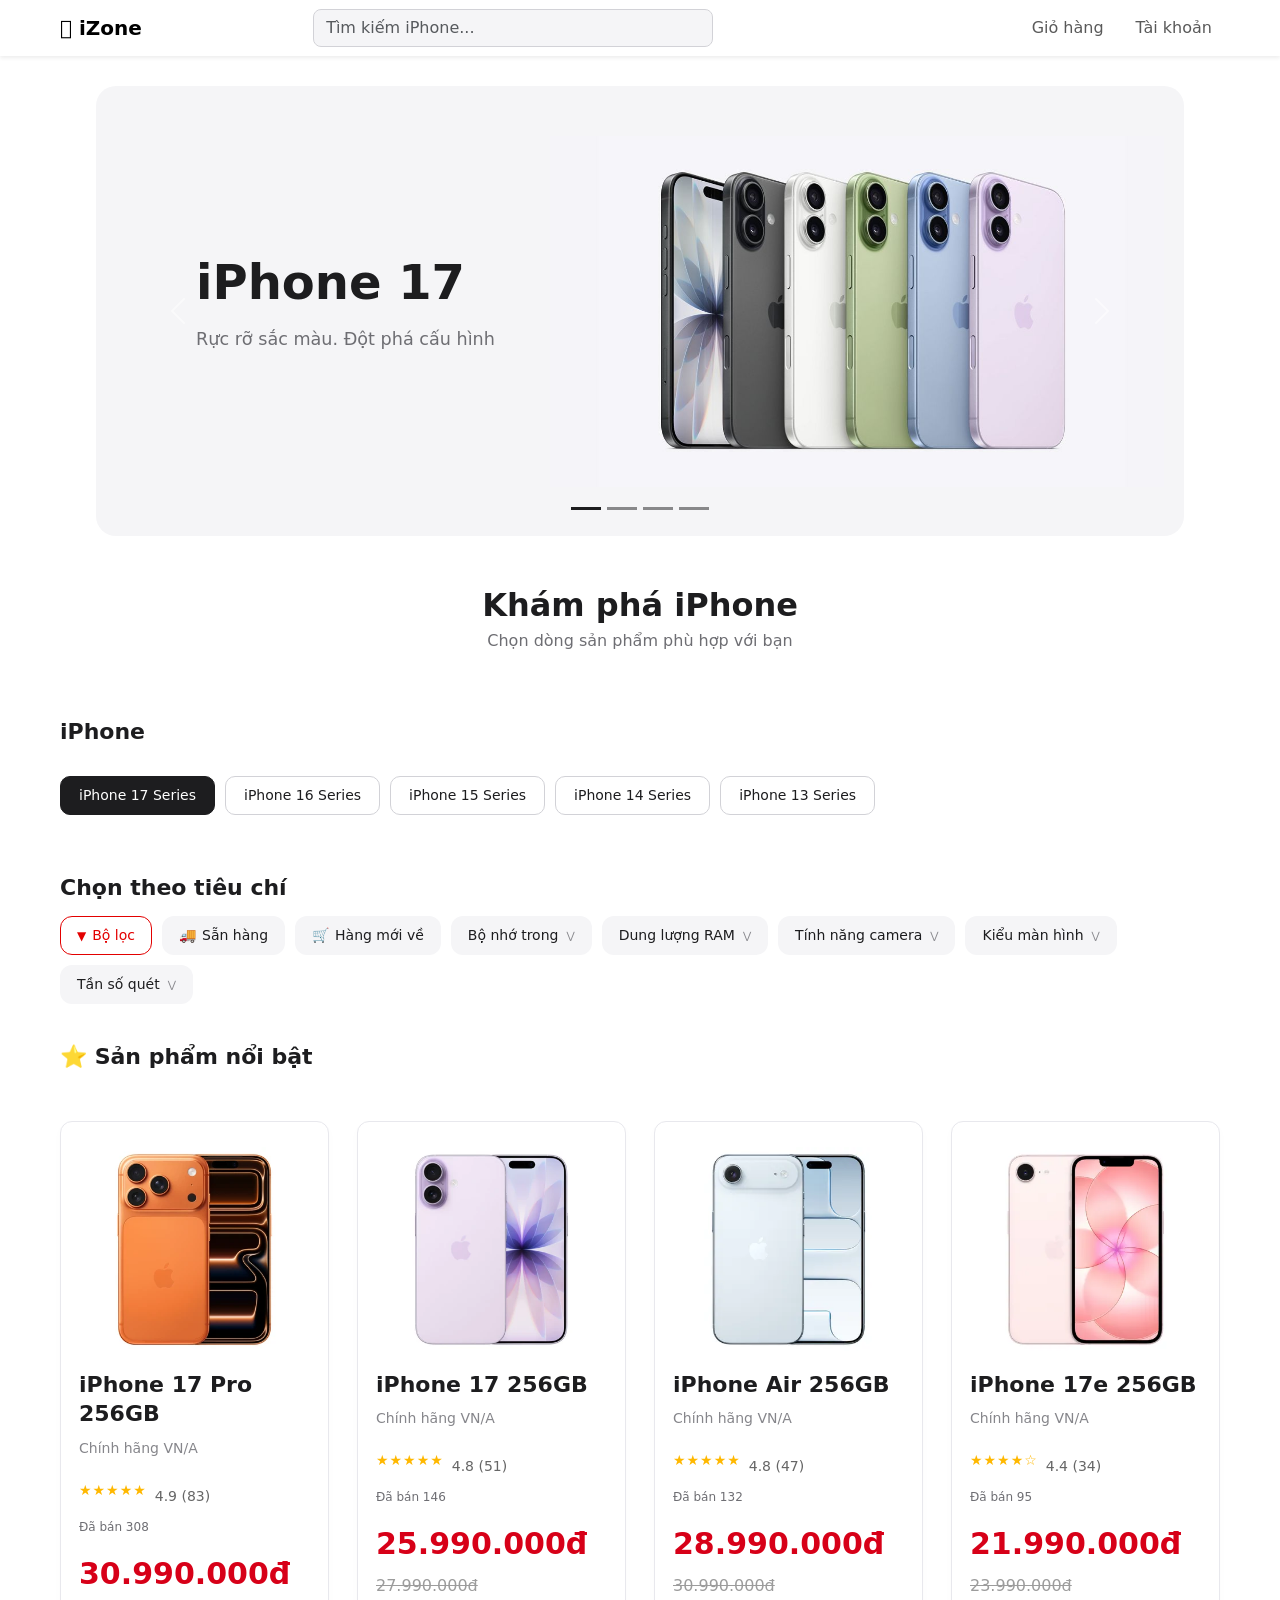
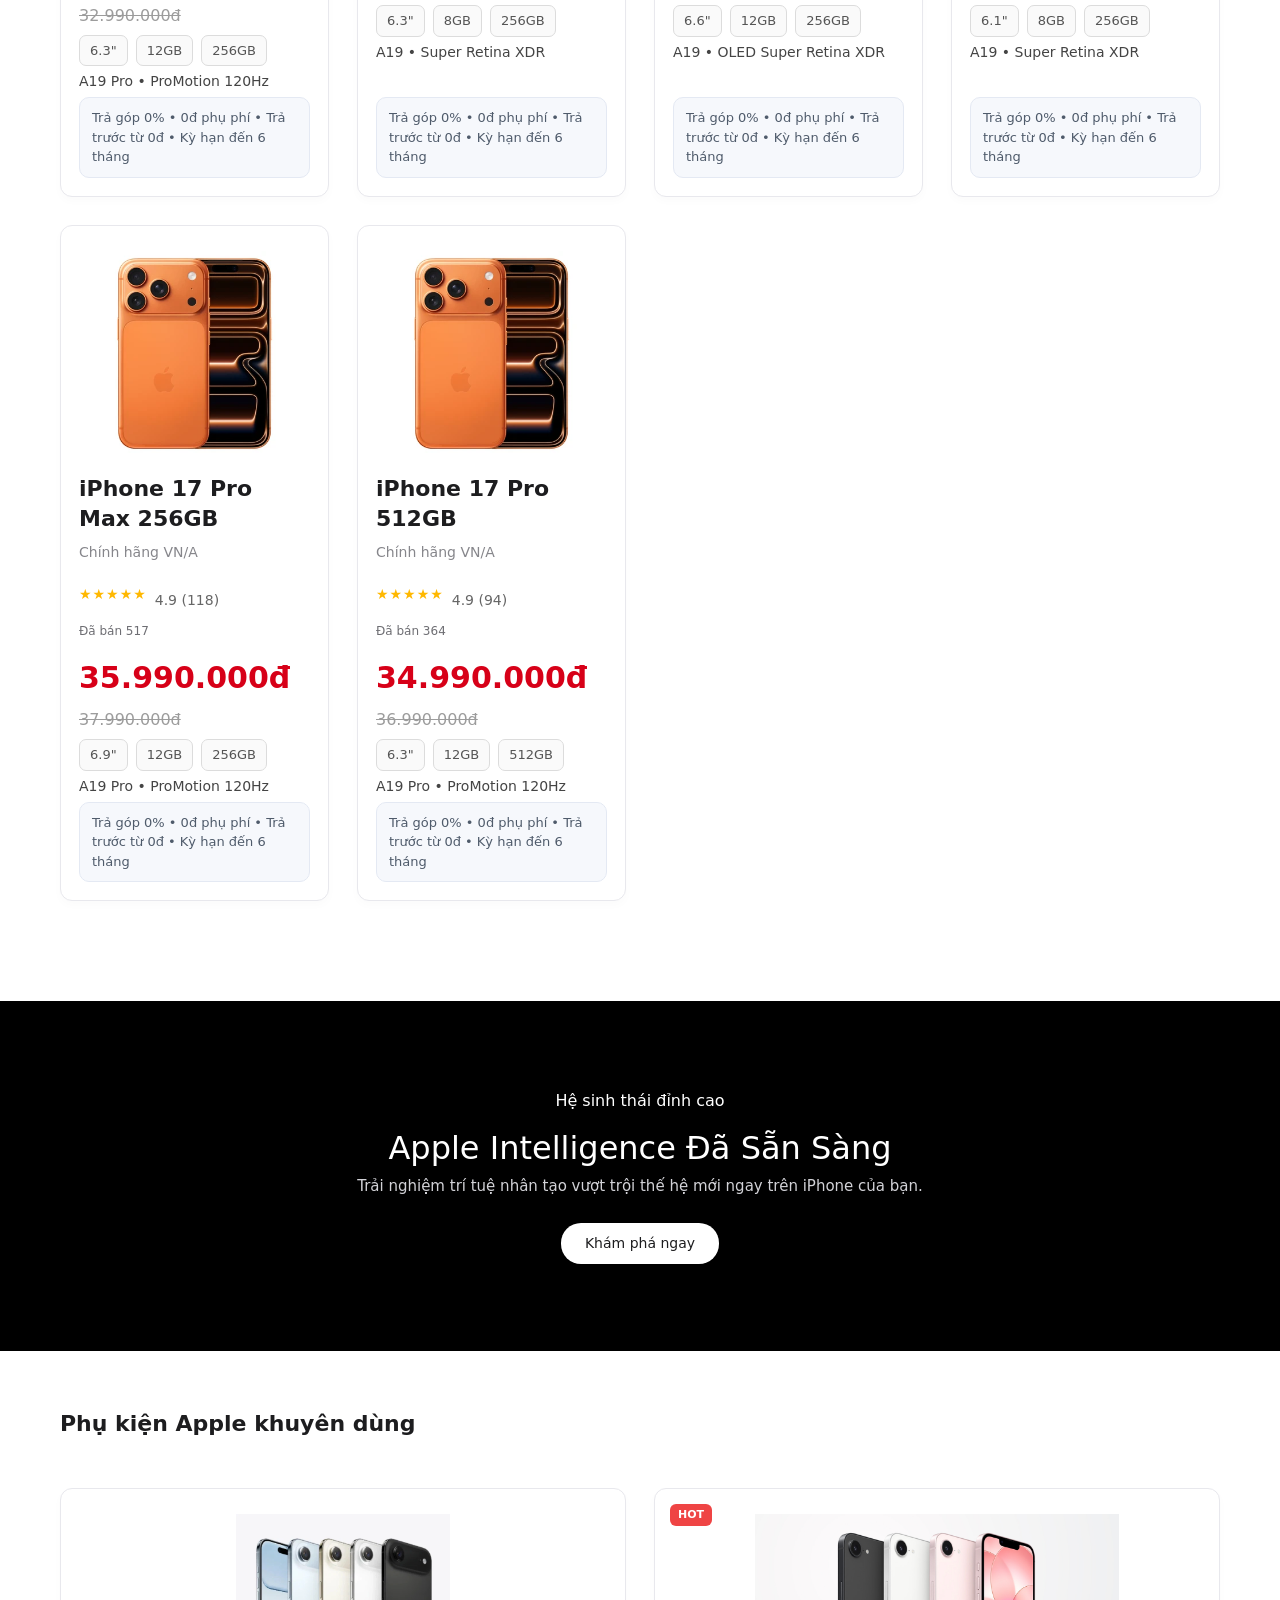
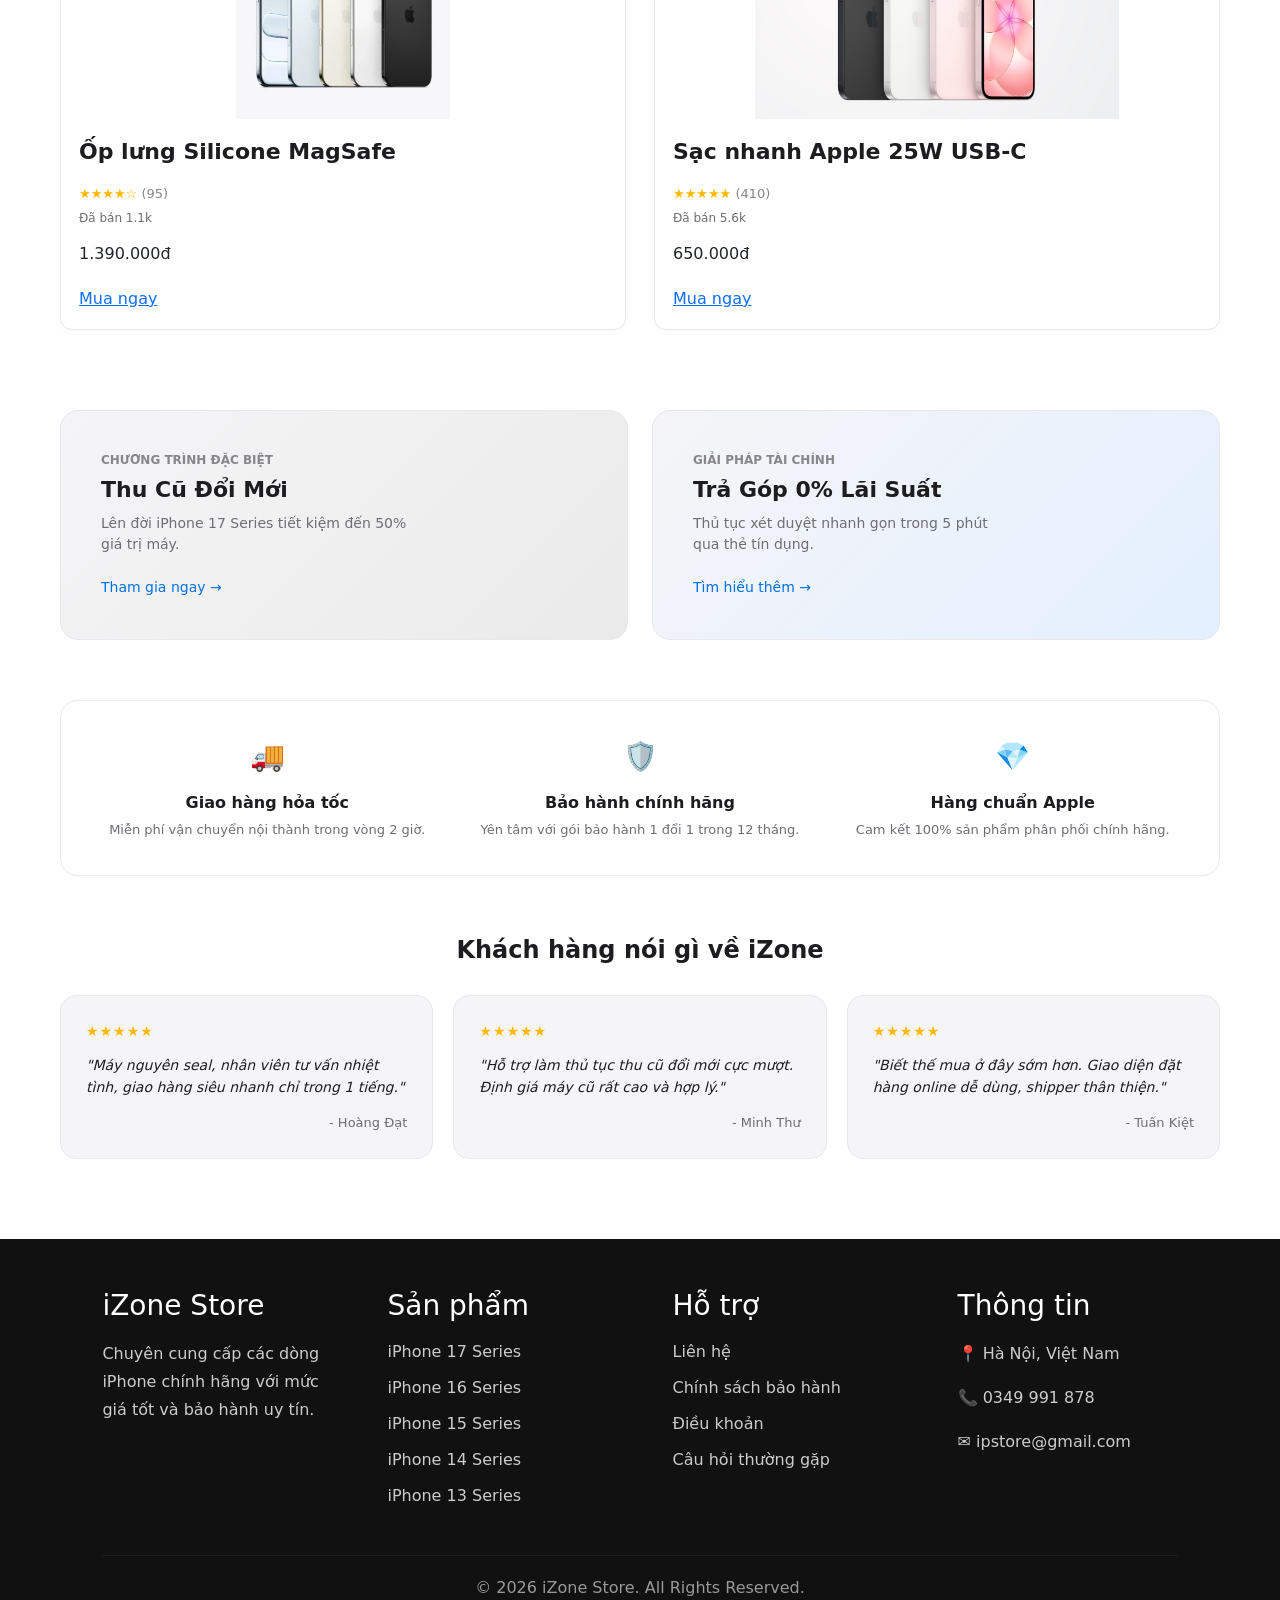
<file: index.html>
<!DOCTYPE html>
<html lang="en">

<head>
    <meta charset="UTF-8">
    <meta name="viewport" content="width=device-width, initial-scale=1.0">
    <title>Trang chủ</title>
    <link rel="stylesheet" href="./css/home.css">
    <link href="https://cdn.jsdelivr.net/npm/bootstrap@5.3.7/dist/css/bootstrap.min.css" rel="stylesheet">
</head>
<script src="https://cdn.jsdelivr.net/npm/bootstrap@5.3.7/dist/js/bootstrap.bundle.min.js"></script>

<body>

    <!-- ==========================================================================================
     
                                        NAVBAR

        ==================================================================================================-->
    <nav class="navbar navbar-expand-lg bg-white shadow-sm">
        <div class="container">

            <a class="navbar-brand fw-bold" href="index.html">
                 iZone
            </a>

            <button class="navbar-toggler" type="button" data-bs-toggle="collapse" data-bs-target="#navbarContent">
                <span class="navbar-toggler-icon"></span>
            </button>

            <div class="collapse navbar-collapse" id="navbarContent">

                <form class="d-flex mx-auto" style="width: 400px;">
                    <input class="form-control" type="search" placeholder="Tìm kiếm iPhone...">
                </form>

                <ul class="navbar-nav ms-auto align-items-center">

                    <li class="nav-item me-3">
                        <a class="nav-link" href="cart.html">
                            Giỏ hàng
                        </a>
                    </li>

                    <li class="nav-item dropdown">
                        <a class="nav-link dropdown-toggle" href="#" role="button" data-bs-toggle="dropdown">
                            Tài khoản
                        </a>

                        <ul class="dropdown-menu dropdown-menu-end">
                            <li>
                                <a class="dropdown-item" href="login.html">
                                    Đăng nhập
                                </a>
                            </li>

                            <li>
                                <a class="dropdown-item" href="sign-up.html">
                                    Đăng ký
                                </a>
                            </li>
                        </ul>

                    </li>

                </ul>

            </div>

        </div>
    </nav>


    <!-- ======================================================================================================
                                          BANNER
        ========================================================================================================== -->







    <div id="carouselExampleCaptions" class="carousel slide" data-bs-ride="carousel">
        <div class="carousel-indicators">
            <button type="button" data-bs-target="#carouselExampleCaptions" data-bs-slide-to="0"
                class="active"></button>
            <button type="button" data-bs-target="#carouselExampleCaptions" data-bs-slide-to="1"></button>
            <button type="button" data-bs-target="#carouselExampleCaptions" data-bs-slide-to="2"></button>
            <button type="button" data-bs-target="#carouselExampleCaptions" data-bs-slide-to="3"></button>
        </div>

        <div class="carousel-inner">
            <div class="carousel-item active">
                <div class="banner-split-17">
                    <div class="banner-text">
                        <h2>iPhone 17</h2>
                        <p>Rực rỡ sắc màu. Đột phá cấu hình</p>
                    </div>
                    <div class="banner-img-17">
                        <img src="./img/anh-iphone-17-th.jpg" alt="" />
                    </div>
                </div>
            </div>

            <div class="carousel-item">
                <div class="banner-split-17e">
                    <div class="banner-text">
                        <h2>iPhone 17e</h2>
                        <p>Giá vừa tầm. Trải nghiệm xứng tầm</p>
                    </div>
                    <div class="banner-img-17e">
                        <img src="./img/iphone-17e-thong-so.jpg" alt="" />
                    </div>
                </div>
            </div>

            <div class="carousel-item">
                <div class="banner-split-air">
                    <div class="banner-text">
                        <h2>iPhone Air</h2>
                        <p>Mỏng như không khí. Mạnh mẽ không tưởng</p>
                    </div>
                    <div class="banner-img-air">
                        <img src="./img/s-l1600 (2).webp" alt="" />
                    </div>
                </div>
            </div>

            <div class="carousel-item">
                <div class="banner-split-17prmx">
                    <div class="banner-text">
                        <h2>iPhone 17 Pro Max</h2>
                        <p>Titan sa mạc. Đỉnh cao công nghệ</p>
                    </div>
                    <div class="banner-img-17prmx">
                        <img src="./img/anh-iphone-17-51.jpg" alt="" />
                    </div>
                </div>
            </div>
        </div>


        <button class="carousel-control-prev" type="button" data-bs-target="#carouselExampleCaptions"
            data-bs-slide="prev">
            <span class="carousel-control-prev-icon"></span>
        </button>

        <button class="carousel-control-next" type="button" data-bs-target="#carouselExampleCaptions"
            data-bs-slide="next">
            <span class="carousel-control-next-icon"></span>
        </button>
    </div>








    <!-- ================================================================================================================
   
                                                     NỘI DUNG CHÍNH
        ====================================================================================================================-->





    <div class="explore-header-box">
        <h2>Khám phá iPhone</h2>
        <p>Chọn dòng sản phẩm phù hợp với bạn</p>
    </div>

    <div class="product-filter-section">
        <div class="section-title-box1">
            <h4>iPhone</h4>
        </div>
        <div class="filter-buttons">
            <a href="index.html" class="btn-filter active">iPhone 17 Series</a>
            <a href="home-16.html" class="btn-filter">iPhone 16 Series</a>
            <a href="home-15.html" class="btn-filter">iPhone 15 Series</a>
            <a href="home-14.html" class="btn-filter">iPhone 14 Series</a>
            <a href="home-13.html" class="btn-filter">iPhone 13 Series</a>
        </div>
    </div>

    <div class="filter-criteria-container">
        <h3 class="filter-criteria-title">Chọn theo tiêu chí</h3>

        <div class="filter-criteria-wrapper">
            <button type="button" class="btn-criterion-outline-red">
                <span class="criterion-icon">▼</span> Bộ lọc
            </button>

            <button type="button" class="btn-criterion-gray">
                <span class="criterion-icon">🚚</span> Sẵn hàng
            </button>

            <button type="button" class="btn-criterion-gray">
                <span class="criterion-icon">🛒</span> Hàng mới về
            </button>

            <div class="dropdown">
                <button class="btn-criterion-gray dropdown-toggle" type="button" data-bs-toggle="dropdown"
                    data-bs-auto-close="outside">
                    Bộ nhớ trong <span class="criterion-arrow">⋁</span>
                </button>
                <div class="dropdown-menu filter-spec-menu shadow">
                    <div class="spec-buttons-grid">
                        <button type="button" class="btn-spec-option">512 GB</button>
                        <button type="button" class="btn-spec-option">256 GB</button>
                        <button type="button" class="btn-spec-option">2 TB</button>
                        <button type="button" class="btn-spec-option">1 TB</button>
                        <button type="button" class="btn-spec-option">128 GB</button>
                        <button type="button" class="btn-spec-option">64 GB</button>
                    </div>
                    <div class="filter-action-row">
                        <button type="button" class="btn-action-close" data-bs-toggle="dropdown">Đóng</button>
                        <a href="link ở đây" class="btn-action-submit">Xem kết quả</a>
                    </div>
                </div>
            </div>

            <div class="dropdown">
                <button class="btn-criterion-gray dropdown-toggle" type="button" data-bs-toggle="dropdown"
                    data-bs-auto-close="outside">
                    Dung lượng RAM <span class="criterion-arrow">⋁</span>
                </button>
                <div class="dropdown-menu filter-spec-menu shadow">
                    <div class="spec-buttons-grid">
                        <button type="button" class="btn-spec-option">8 GB</button>
                        <button type="button" class="btn-spec-option">12 GB</button>
                        <button type="button" class="btn-spec-option">16 GB</button>
                    </div>
                    <div class="filter-action-row">
                        <button type="button" class="btn-action-close" data-bs-toggle="dropdown">Đóng</button>
                        <a href="link ở đây" class="btn-action-submit">Xem kết quả</a>
                    </div>
                </div>
            </div>

            <div class="dropdown">
                <button class="btn-criterion-gray dropdown-toggle" type="button" data-bs-toggle="dropdown"
                    data-bs-auto-close="outside">
                    Tính năng camera <span class="criterion-arrow">⋁</span>
                </button>
                <div class="dropdown-menu filter-spec-menu shadow">
                    <div class="spec-buttons-grid">
                        <button type="button" class="btn-spec-option">Chụp macro</button>
                        <button type="button" class="btn-spec-option">Chụp xóa phông</button>
                        <button type="button" class="btn-spec-option">Chụp góc rộng</button>
                        <button type="button" class="btn-spec-option">Quay video 4K</button>
                        <button type="button" class="btn-spec-option">Chống rung</button>
                        <button type="button" class="btn-spec-option">Chụp Zoom xa</button>
                        <button type="button" class="btn-spec-option">Quay video 8K</button>
                        <button type="button" class="btn-spec-option">Camera AI</button>
                        <button type="button" class="btn-spec-option">Chụp ảnh chuyển động</button>
                        <button type="button" class="btn-spec-option">Chụp đêm</button>
                    </div>
                    <div class="filter-action-row">
                        <button type="button" class="btn-action-close" data-bs-toggle="dropdown">Đóng</button>
                        <a href="link ở đây" class="btn-action-submit">Xem kết quả</a>
                    </div>
                </div>
            </div>

            <div class="dropdown">
                <button class="btn-criterion-gray dropdown-toggle" type="button" data-bs-toggle="dropdown"
                    data-bs-auto-close="outside">
                    Kiểu màn hình <span class="criterion-arrow">⋁</span>
                </button>
                <div class="dropdown-menu filter-spec-menu shadow">
                    <div class="spec-buttons-grid">
                        <button type="button" class="btn-spec-option">Dynamic Island</button>
                        <button type="button" class="btn-spec-option">Tai thỏ</button>
                    </div>
                    <div class="filter-action-row">
                        <button type="button" class="btn-action-close" data-bs-toggle="dropdown">Đóng</button>
                        <a href="link ở đây" class="btn-action-submit">Xem kết quả</a>
                    </div>
                </div>
            </div>

            <div class="dropdown">
                <button class="btn-criterion-gray dropdown-toggle" type="button" data-bs-toggle="dropdown"
                    data-bs-auto-close="outside">
                    Tần số quét <span class="criterion-arrow">⋁</span>
                </button>
                <div class="dropdown-menu filter-spec-menu shadow">
                    <div class="spec-buttons-grid">
                        <button type="button" class="btn-spec-option">60Hz</button>
                        <button type="button" class="btn-spec-option">120Hz</button>
                    </div>
                    <div class="filter-action-row">
                        <button type="button" class="btn-action-close" data-bs-toggle="dropdown">Đóng</button>
                        <a href="link ở đây" class="btn-action-submit">Xem kết quả</a>
                    </div>
                </div>
            </div>

        </div>
    </div>


    <div class="section-title-box">
        <h3>⭐ Sản phẩm nổi bật</h3>
    </div>


    <div class="product-grid">

        <!-- iPhone 17 Pro 256GB -->
        <a href="./detail/product-detail.html?id=17pro-256" class="product-card">
            <div class="card-img">
                <img src="./img/ip17-promax-orange.webp" alt="iPhone 17 Pro 256GB">
            </div>

            <h3>iPhone 17 Pro 256GB</h3>
            <p class="card-version">Chính hãng VN/A</p>

            <div class="card-rating">
                <span class="stars">★★★★★</span>
                <span class="rating-text">4.9 (83)</span>
            </div>

            <div class="card-sold">Đã bán 308</div>

            <div class="card-price-box">
                <span class="price-current">30.990.000đ</span>
                <span class="price-old">32.990.000đ</span>
            </div>

            <div class="card-specs">
                <span>6.3"</span>
                <span>12GB</span>
                <span>256GB</span>
            </div>

            <div class="card-feature">
                A19 Pro • ProMotion 120Hz
            </div>

            <div class="card-installment">
                Trả góp 0% • 0đ phụ phí • Trả trước từ 0đ • Kỳ hạn đến 6 tháng
            </div>
        </a>

        <!-- iPhone 17 256GB -->
        <a href="./detail/product-detail.html?id=17-256" class="product-card">

            <div class="card-img">
                <img src="./img/ip17-thg-purple.webp" alt="iPhone 17 256GB">
            </div>

            <h3>iPhone 17 256GB</h3>
            <p class="card-version">Chính hãng VN/A</p>

            <div class="card-rating">
                <span class="stars">★★★★★</span>
                <span class="rating-text">4.8 (51)</span>
            </div>

            <div class="card-sold">Đã bán 146</div>

            <div class="card-price-box">
                <span class="price-current">25.990.000đ</span>
                <span class="price-old">27.990.000đ</span>
            </div>

            <div class="card-specs">
                <span>6.3"</span>
                <span>8GB</span>
                <span>256GB</span>
            </div>

            <div class="card-feature">
                A19 • Super Retina XDR
            </div>

            <div class="card-installment">
                Trả góp 0% • 0đ phụ phí • Trả trước từ 0đ • Kỳ hạn đến 6 tháng
            </div>
        </a>

        <!-- iPhone Air 256GB -->
        <a href="./detail/product-detail.html?id=17air-256" class="product-card">

            <div class="card-img">
                <img src="./img/ipair-blue.webp" alt="iPhone Air 256GB">
            </div>

            <h3>iPhone Air 256GB</h3>
            <p class="card-version">Chính hãng VN/A</p>

            <div class="card-rating">
                <span class="stars">★★★★★</span>
                <span class="rating-text">4.8 (47)</span>
            </div>

            <div class="card-sold">Đã bán 132</div>

            <div class="card-price-box">
                <span class="price-current">28.990.000đ</span>
                <span class="price-old">30.990.000đ</span>
            </div>

            <div class="card-specs">
                <span>6.6"</span>
                <span>12GB</span>
                <span>256GB</span>
            </div>

            <div class="card-feature">
                A19 • OLED Super Retina XDR
            </div>

            <div class="card-installment">
                Trả góp 0% • 0đ phụ phí • Trả trước từ 0đ • Kỳ hạn đến 6 tháng
            </div>
        </a>

        <!-- iPhone 17e 256GB -->
        <a href="./detail/product-detail.html?id=17e-256" class="product-card">

            <div class="card-img">
                <img src="./img/ip17e-pink.webp" alt="iPhone 17e 256GB">
            </div>

            <h3>iPhone 17e 256GB</h3>
            <p class="card-version">Chính hãng VN/A</p>

            <div class="card-rating">
                <span class="stars">★★★★☆</span>
                <span class="rating-text">4.4 (34)</span>
            </div>

            <div class="card-sold">Đã bán 95</div>

            <div class="card-price-box">
                <span class="price-current">21.990.000đ</span>
                <span class="price-old">23.990.000đ</span>
            </div>

            <div class="card-specs">
                <span>6.1"</span>
                <span>8GB</span>
                <span>256GB</span>
            </div>

            <div class="card-feature">
                A19 • Super Retina XDR
            </div>

            <div class="card-installment">
                Trả góp 0% • 0đ phụ phí • Trả trước từ 0đ • Kỳ hạn đến 6 tháng
            </div>
        </a>

        <!-- iPhone 17 Pro Max 256GB -->
        <a href="./detail/product-detail.html?id=17promax-256" class="product-card">

            <div class="card-img">
                <img src="./img/ip17-promax-orange.webp" alt="iPhone 17 Pro Max 256GB">
            </div>

            <h3>iPhone 17 Pro Max 256GB</h3>
            <p class="card-version">Chính hãng VN/A</p>

            <div class="card-rating">
                <span class="stars">★★★★★</span>
                <span class="rating-text">4.9 (118)</span>
            </div>

            <div class="card-sold">Đã bán 517</div>

            <div class="card-price-box">
                <span class="price-current">35.990.000đ</span>
                <span class="price-old">37.990.000đ</span>
            </div>

            <div class="card-specs">
                <span>6.9"</span>
                <span>12GB</span>
                <span>256GB</span>
            </div>

            <div class="card-feature">
                A19 Pro • ProMotion 120Hz
            </div>

            <div class="card-installment">
                Trả góp 0% • 0đ phụ phí • Trả trước từ 0đ • Kỳ hạn đến 6 tháng
            </div>
        </a>

        <!-- iPhone 17 Pro 512GB -->
        <a href="./detail/product-detail.html?id=17pro-512" class="product-card">

            <div class="card-img">
                <img src="./img/ip17-promax-orange.webp" alt="iPhone 17 Pro 512GB">
            </div>

            <h3>iPhone 17 Pro 512GB</h3>
            <p class="card-version">Chính hãng VN/A</p>

            <div class="card-rating">
                <span class="stars">★★★★★</span>
                <span class="rating-text">4.9 (94)</span>
            </div>

            <div class="card-sold">Đã bán 364</div>

            <div class="card-price-box">
                <span class="price-current">34.990.000đ</span>
                <span class="price-old">36.990.000đ</span>
            </div>

            <div class="card-specs">
                <span>6.3"</span>
                <span>12GB</span>
                <span>512GB</span>
            </div>

            <div class="card-feature">
                A19 Pro • ProMotion 120Hz
            </div>

            <div class="card-installment">
                Trả góp 0% • 0đ phụ phí • Trả trước từ 0đ • Kỳ hạn đến 6 tháng
            </div>
        </a>

    </div>










    <!--========================================================================================================
                  AI + BEST SELLER + PHỤ KIỆN
                ================================================================================================== -->







    <div class="middle-ad-banner">
        <div class="ad-banner-content">
            <p class="ad-sub">Hệ sinh thái đỉnh cao</p>
            <h2>Apple Intelligence Đã Sẵn Sàng</h2>
            <p class="ad-desc">Trải nghiệm trí tuệ nhân tạo vượt trội thế hệ mới ngay trên iPhone của bạn.</p>
            <a href="link ở đây" class="btn-ad-buy">Khám phá ngay</a>
        </div>
    </div>



    <div class="section-title-box">
        <h3>Phụ kiện Apple khuyên dùng</h3>
    </div>
    <div class="product-grid">
        <div class="product-card">
            <div class="card-img">
                <img src="./img/s-l1600 (2).webp" alt="Ốp lưng MagSafe">
            </div>
            <h3>Ốp lưng Silicone MagSafe</h3>
            <div class="card-stars">★★★★☆ <span>(95)</span></div>
            <div class="card-sold">Đã bán 1.1k</div>
            <p class="card-price">1.390.000đ</p>
            <a href="link ở đây" class="btn-card-buy">Mua ngay</a>
        </div>
        <div class="product-card">
            <div class="card-tag-hot">HOT</div>
            <div class="card-img">
                <img src="./img/iphone-17e-thong-so.jpg" alt="Sạc 25W">
            </div>
            <h3>Sạc nhanh Apple 25W USB-C</h3>
            <div class="card-stars">★★★★★ <span>(410)</span></div>
            <div class="card-sold">Đã bán 5.6k</div>
            <p class="card-price">650.000đ</p>
            <a href="link ở đây" class="btn-card-buy">Mua ngay</a>
        </div>
    </div>






    <!-- =====================================================================
  CHUONG TRINH SALE
  ====================================================================== -->






    <div class="promo-section">
        <div class="promo-container">
            <div class="promo-banner trade-in-banner">
                <div class="promo-text">
                    <span>Chương trình đặc biệt</span>
                    <h4>Thu Cũ Đổi Mới</h4>
                    <p>Lên đời iPhone 17 Series tiết kiệm đến 50% giá trị máy.</p>
                    <a href="#">Tham gia ngay →</a>
                </div>
            </div>
            <div class="promo-banner installment-banner">
                <div class="promo-text">
                    <span>Giải pháp tài chính</span>
                    <h4>Trả Góp 0% Lãi Suất</h4>
                    <p>Thủ tục xét duyệt nhanh gọn trong 5 phút qua thẻ tín dụng.</p>
                    <a href="#">Tìm hiểu thêm →</a>
                </div>
            </div>
        </div>
    </div>

    <div class="services-section">
        <div class="services-container">
            <div class="service-box">
                <div class="service-icon">🚚</div>
                <h5>Giao hàng hỏa tốc</h5>
                <p>Miễn phí vận chuyển nội thành trong vòng 2 giờ.</p>
            </div>
            <div class="service-box">
                <div class="service-icon">🛡️</div>
                <h5>Bảo hành chính hãng</h5>
                <p>Yên tâm với gói bảo hành 1 đổi 1 trong 12 tháng.</p>
            </div>
            <div class="service-box">
                <div class="service-icon">💎</div>
                <h5>Hàng chuẩn Apple</h5>
                <p>Cam kết 100% sản phẩm phân phối chính hãng.</p>
            </div>
        </div>
    </div>

    <div class="reviews-section">
        <h4 class="section-title">Khách hàng nói gì về iZone</h4>
        <div class="reviews-container">
            <div class="review-card">
                <div class="stars">★★★★★</div>
                <p class="review-content">"Máy nguyên seal, nhân viên tư vấn nhiệt tình, giao hàng siêu nhanh chỉ trong
                    1 tiếng."</p>
                <span class="reviewer">- Hoàng Đạt</span>
            </div>
            <div class="review-card">
                <div class="stars">★★★★★</div>
                <p class="review-content">"Hỗ trợ làm thủ tục thu cũ đổi mới cực mượt. Định giá máy cũ rất cao và hợp
                    lý."</p>
                <span class="reviewer">- Minh Thư</span>
            </div>
            <div class="review-card">
                <div class="stars">★★★★★</div>
                <p class="review-content">"Biết thế mua ở đây sớm hơn. Giao diện đặt hàng online dễ dùng, shipper thân
                    thiện."</p>
                <span class="reviewer">- Tuấn Kiệt</span>
            </div>
        </div>
    </div>

</body>





<footer class="footer-home">

    <div class="footer-container">

        <div class="footer-column">
            <h3>iZone Store</h3>

            <p>Chuyên cung cấp các dòng iPhone chính hãng với mức giá tốt và bảo hành uy tín.</p>
        </div>

        <div class="footer-column">
            <h3>Sản phẩm</h3>

            <a href="index.html">iPhone 17 Series</a>
            <a href="home-16.html">iPhone 16 Series</a>
            <a href="home-15.html">iPhone 15 Series</a>
            <a href="home-14.html">iPhone 14 Series</a>
            <a href="home-13.html">iPhone 13 Series</a>
        </div>

        <div class="footer-column">
            <h3>Hỗ trợ</h3>

            <a href="#">Liên hệ</a>
            <a href="#">Chính sách bảo hành</a>
            <a href="#">Điều khoản</a>
            <a href="#">Câu hỏi thường gặp</a>
        </div>

        <div class="footer-column">
            <h3>Thông tin</h3>

            <p>📍 Hà Nội, Việt Nam</p>

            <p>📞 0349 991 878</p>

            <p>✉ ipstore@gmail.com</p>
        </div>

    </div>

    <hr>

    <p class="copyright">
        © 2026 iZone Store. All Rights Reserved.
    </p>

</footer>

</html>
</file>
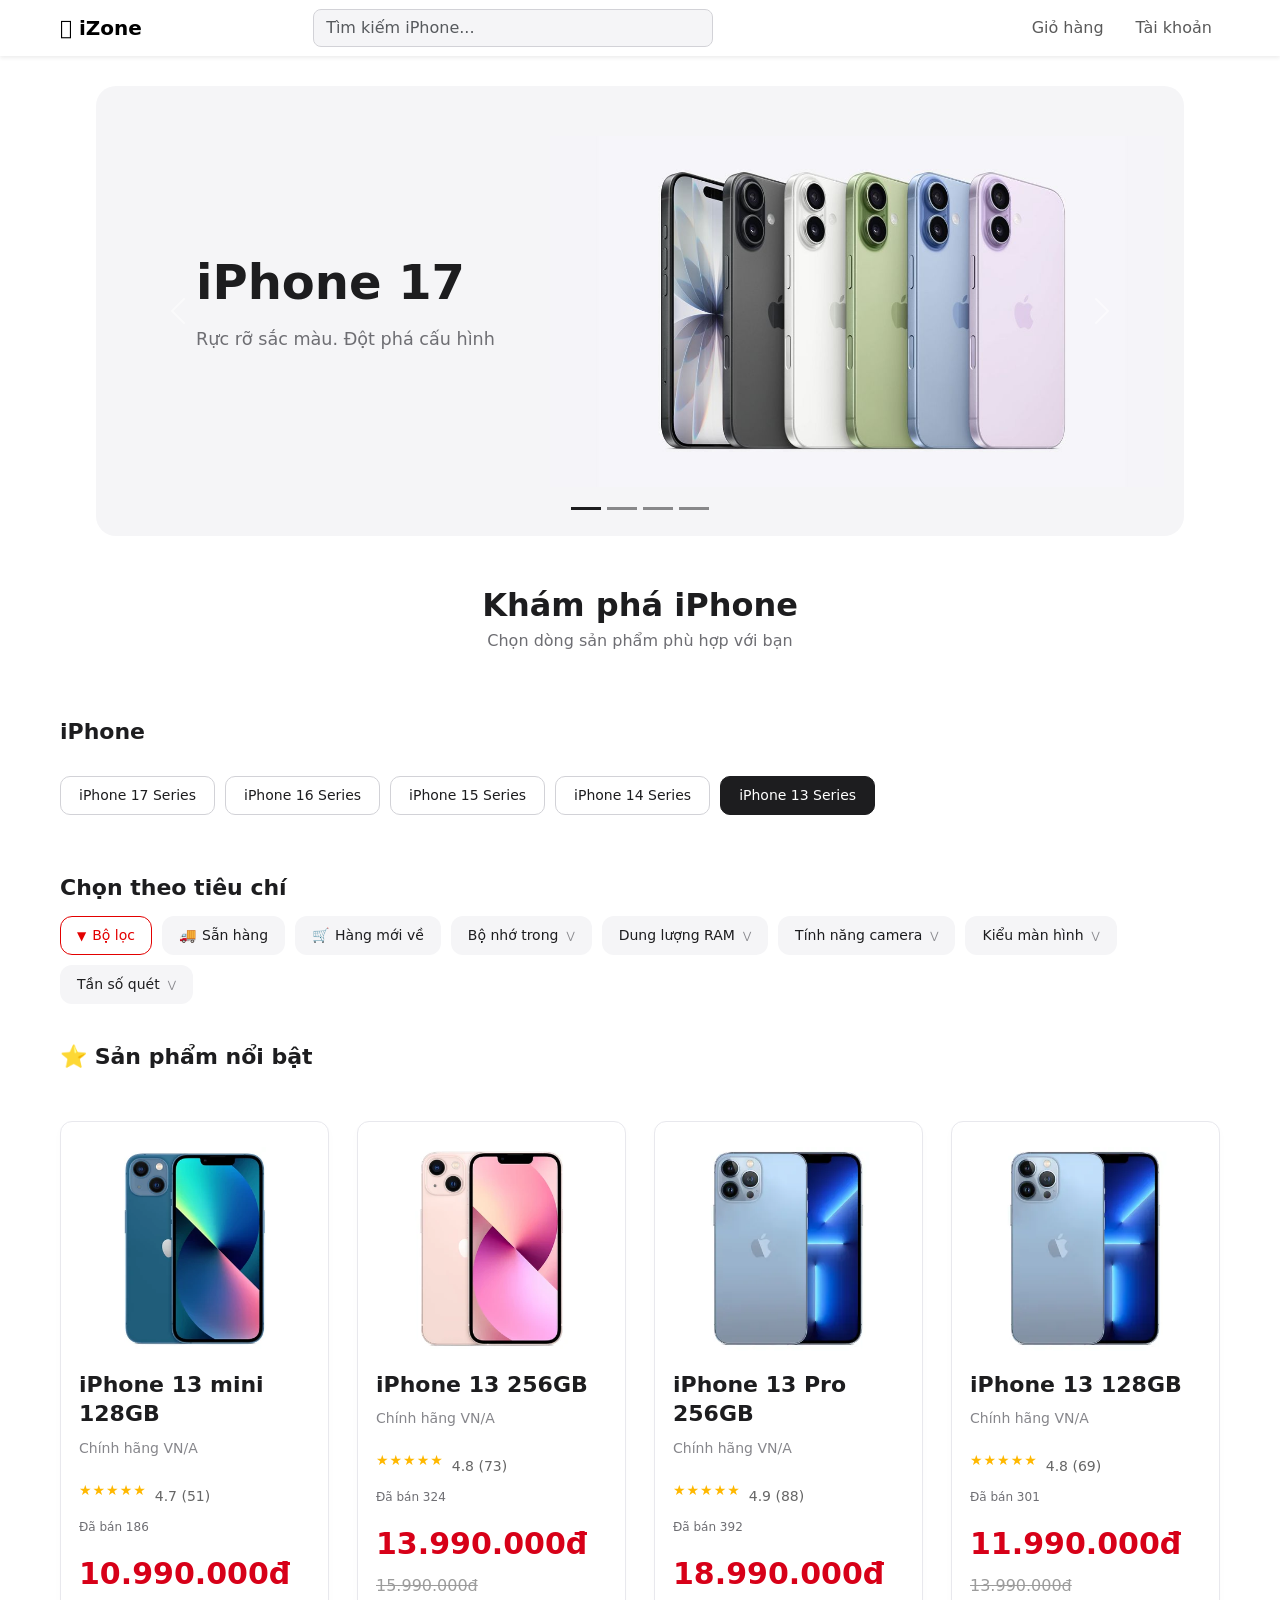
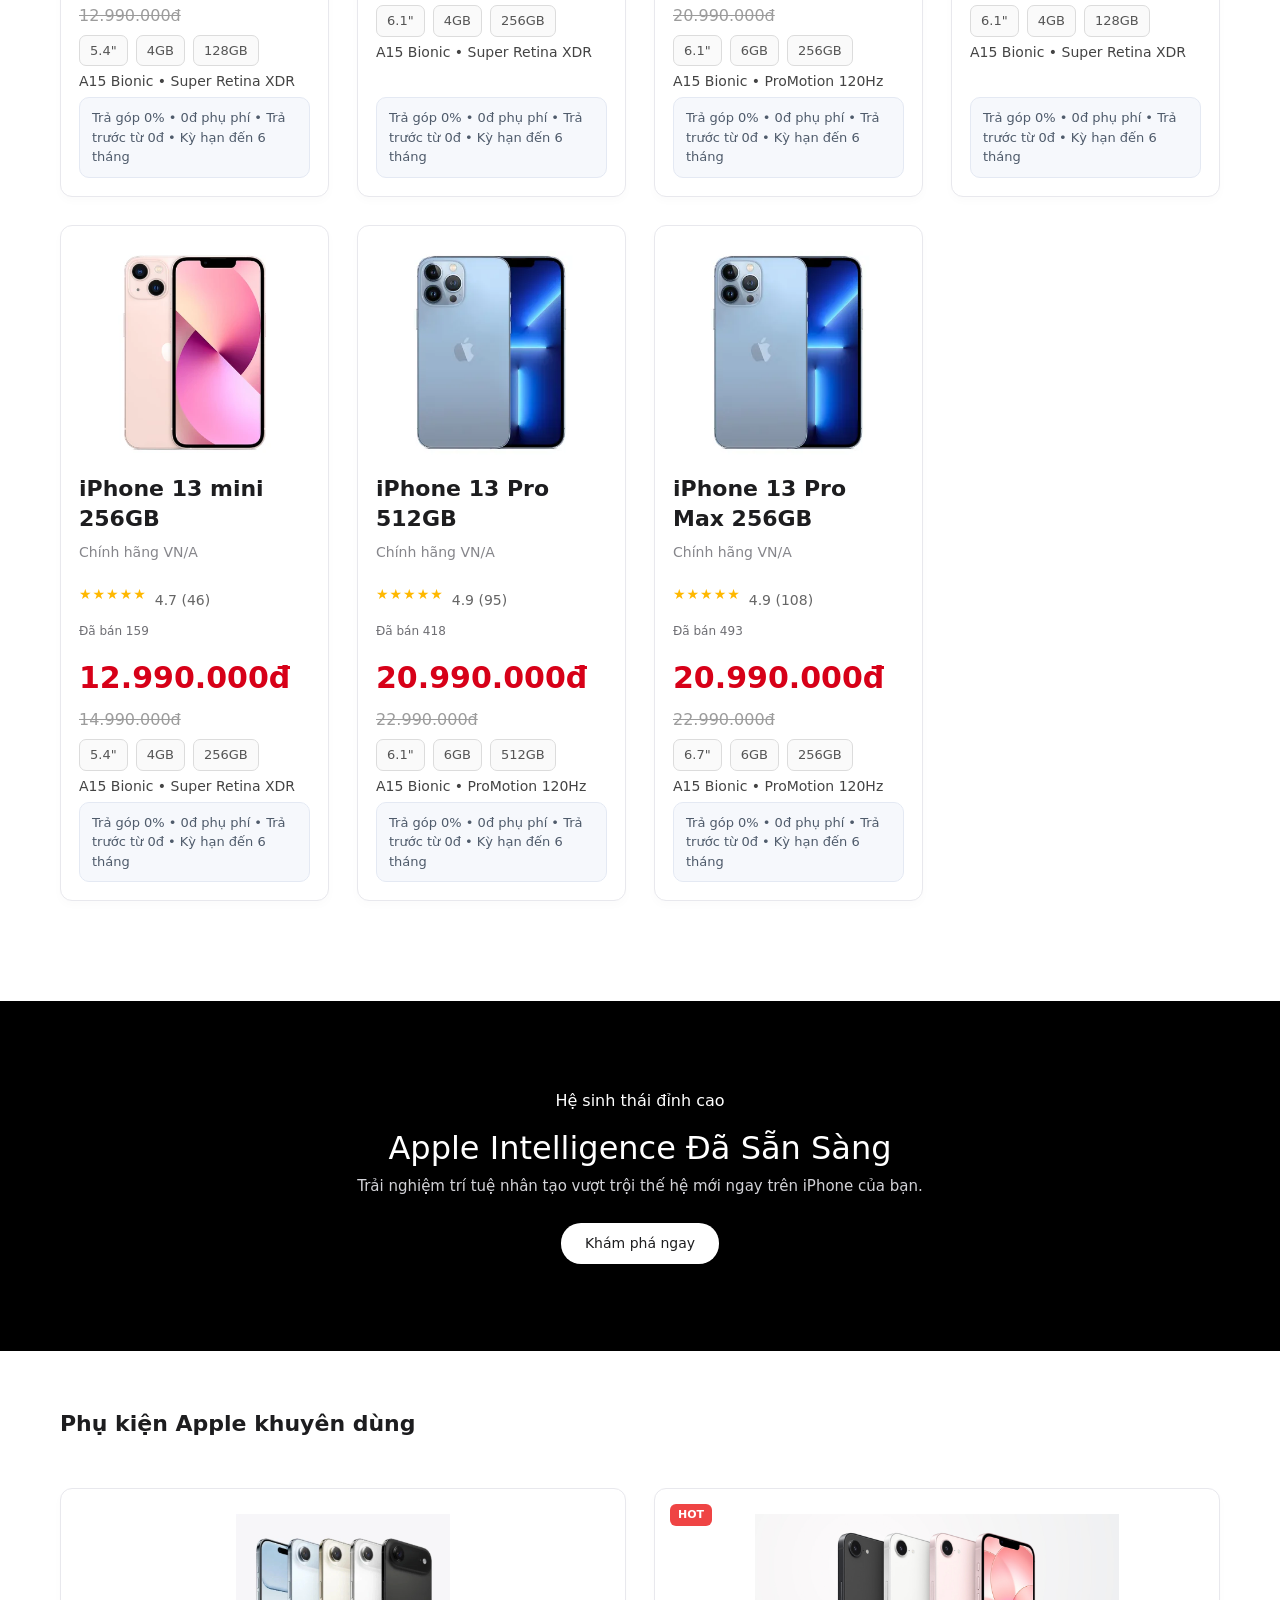
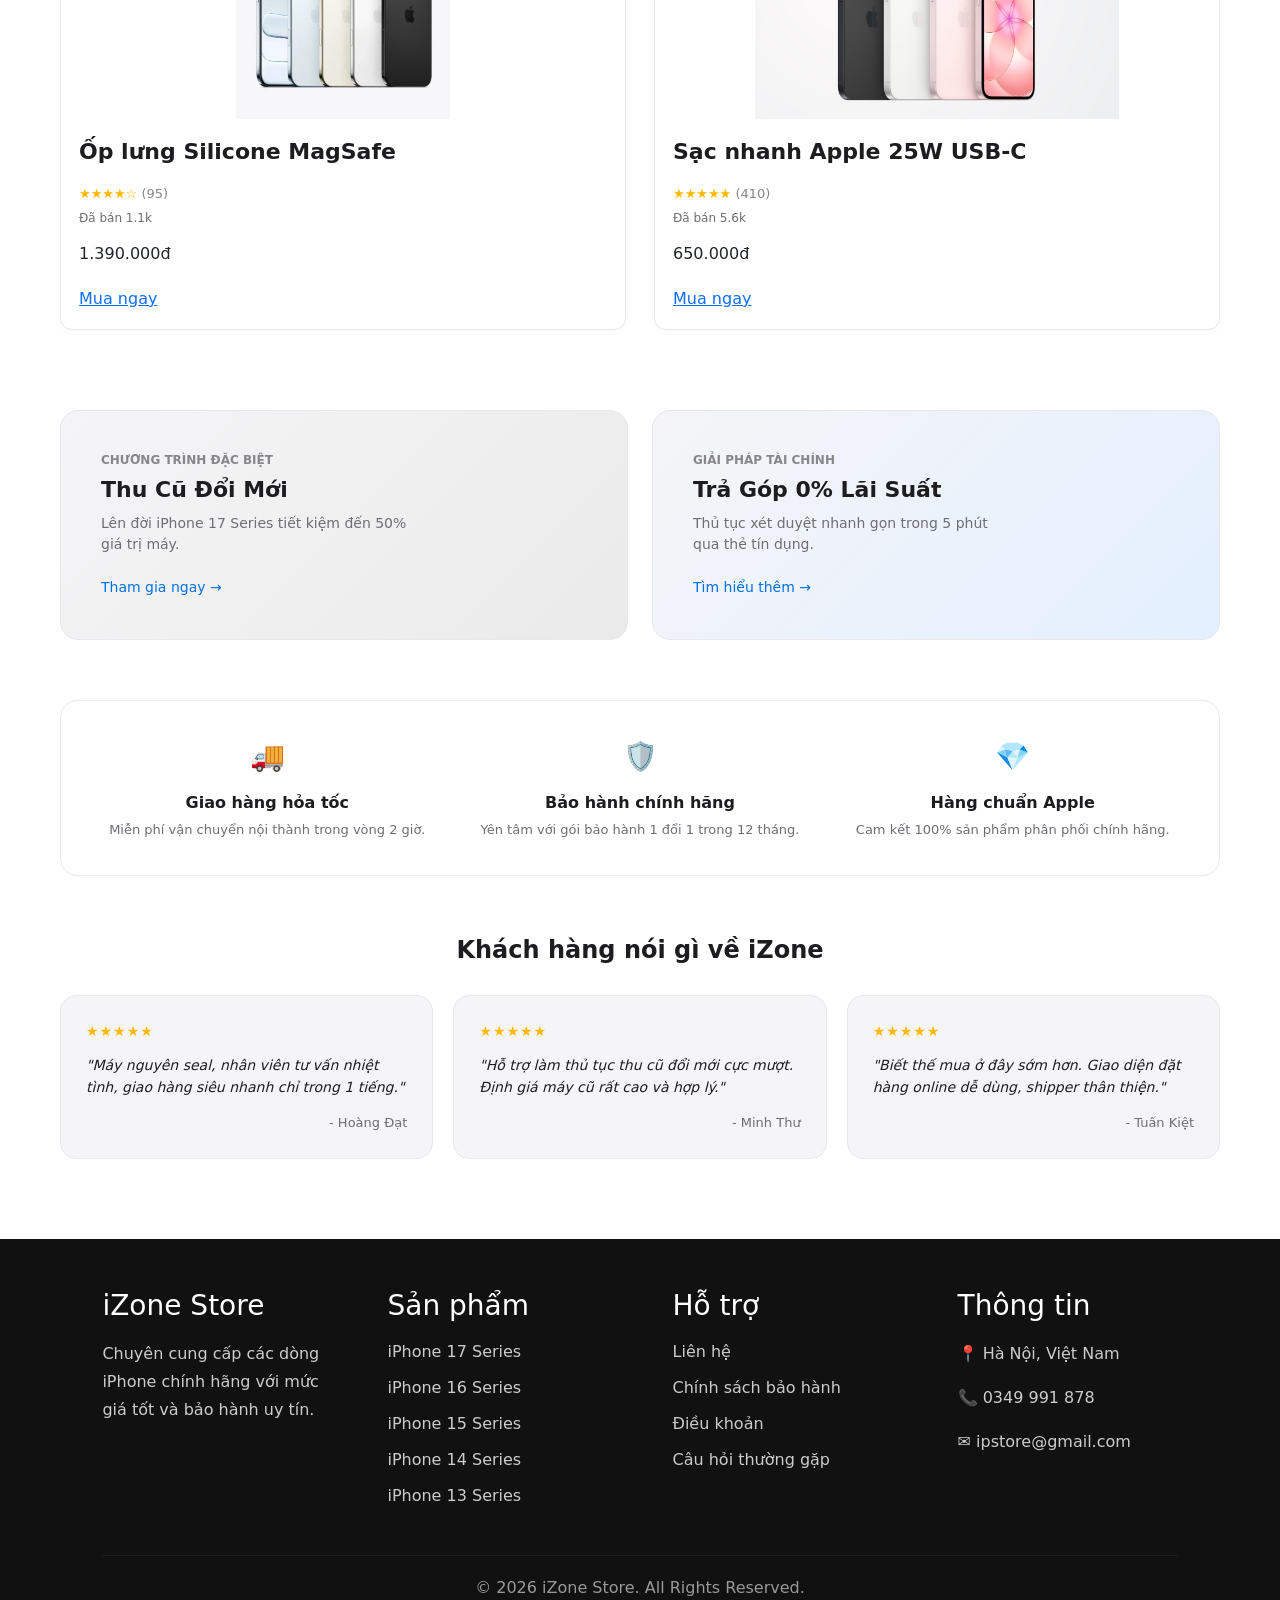
<file: home-13.html>
<!DOCTYPE html>
<html lang="en">

<head>
    <meta charset="UTF-8">
    <meta name="viewport" content="width=device-width, initial-scale=1.0">
    <title>Trang chủ</title>
    <link rel="stylesheet" href="./css/home.css">
    <link href="https://cdn.jsdelivr.net/npm/bootstrap@5.3.7/dist/css/bootstrap.min.css" rel="stylesheet">
</head>
<script src="https://cdn.jsdelivr.net/npm/bootstrap@5.3.7/dist/js/bootstrap.bundle.min.js"></script>

<body>

    <!-- ==========================================================================================
     
                                        NAVBAR

        ==================================================================================================-->
    <nav class="navbar navbar-expand-lg bg-white shadow-sm">
        <div class="container">

            <a class="navbar-brand fw-bold" href="index.html">
                 iZone
            </a>

            <button class="navbar-toggler" type="button" data-bs-toggle="collapse" data-bs-target="#navbarContent">
                <span class="navbar-toggler-icon"></span>
            </button>

            <div class="collapse navbar-collapse" id="navbarContent">

                <form class="d-flex mx-auto" style="width: 400px;">
                    <input class="form-control" type="search" placeholder="Tìm kiếm iPhone...">
                </form>

                <ul class="navbar-nav ms-auto align-items-center">

                    <li class="nav-item me-3">
                        <a class="nav-link" href="cart.html">
                            Giỏ hàng
                        </a>
                    </li>

                    <li class="nav-item dropdown">
                        <a class="nav-link dropdown-toggle" href="#" role="button" data-bs-toggle="dropdown">
                            Tài khoản
                        </a>

                        <ul class="dropdown-menu dropdown-menu-end">
                            <li>
                                <a class="dropdown-item" href="login.html">
                                    Đăng nhập
                                </a>
                            </li>

                            <li>
                                <a class="dropdown-item" href="sign-up.html">
                                    Đăng ký
                                </a>
                            </li>
                        </ul>

                    </li>

                </ul>

            </div>

        </div>
    </nav>





    <!-- ======================================================================================================
                                          BANNER
        ========================================================================================================== -->





    <div id="carouselExampleCaptions" class="carousel slide" data-bs-ride="carousel">
        <div class="carousel-indicators">
            <button type="button" data-bs-target="#carouselExampleCaptions" data-bs-slide-to="0"
                class="active"></button>
            <button type="button" data-bs-target="#carouselExampleCaptions" data-bs-slide-to="1"></button>
            <button type="button" data-bs-target="#carouselExampleCaptions" data-bs-slide-to="2"></button>
            <button type="button" data-bs-target="#carouselExampleCaptions" data-bs-slide-to="3"></button>
        </div>

        <div class="carousel-inner">
            <div class="carousel-item active">
                <div class="banner-split-17">
                    <div class="banner-text">
                        <h2>iPhone 17</h2>
                        <p>Rực rỡ sắc màu. Đột phá cấu hình</p>
                    </div>
                    <div class="banner-img-17">
                        <img src="./img/anh-iphone-17-th.jpg" alt="" />
                    </div>
                </div>
            </div>

            <div class="carousel-item">
                <div class="banner-split-17e">
                    <div class="banner-text">
                        <h2>iPhone 17e</h2>
                        <p>Giá vừa tầm. Trải nghiệm xứng tầm</p>
                    </div>
                    <div class="banner-img-17e">
                        <img src="./img/iphone-17e-thong-so.jpg" alt="" />
                    </div>
                </div>
            </div>

            <div class="carousel-item">
                <div class="banner-split-air">
                    <div class="banner-text">
                        <h2>iPhone Air</h2>
                        <p>Mỏng như không khí. Mạnh mẽ không tưởng</p>
                    </div>
                    <div class="banner-img-air">
                        <img src="./img/s-l1600 (2).webp" alt="" />
                    </div>
                </div>
            </div>

            <div class="carousel-item">
                <div class="banner-split-17prmx">
                    <div class="banner-text">
                        <h2>iPhone 17 Pro Max</h2>
                        <p>Titan sa mạc. Đỉnh cao công nghệ</p>
                    </div>
                    <div class="banner-img-17prmx">
                        <img src="./img/anh-iphone-17-51.jpg" alt="" />
                    </div>
                </div>
            </div>
        </div>


        <button class="carousel-control-prev" type="button" data-bs-target="#carouselExampleCaptions"
            data-bs-slide="prev">
            <span class="carousel-control-prev-icon"></span>
        </button>

        <button class="carousel-control-next" type="button" data-bs-target="#carouselExampleCaptions"
            data-bs-slide="next">
            <span class="carousel-control-next-icon"></span>
        </button>
    </div>






    <!-- ================================================================================================================
   
                                                     NỘI DUNG CHÍNH
        ====================================================================================================================-->




    <div class="explore-header-box">
        <h2>Khám phá iPhone</h2>
        <p>Chọn dòng sản phẩm phù hợp với bạn</p>
    </div>

    <div class="product-filter-section">
        <div class="section-title-box1">
            <h4>iPhone</h4>
        </div>
        <div class="filter-buttons">
            <a href="index.html" class="btn-filter">iPhone 17 Series</a>
            <a href="home-16.html" class="btn-filter">iPhone 16 Series</a>
            <a href="home-15.html" class="btn-filter">iPhone 15 Series</a>
            <a href="home-14.html" class="btn-filter">iPhone 14 Series</a>
            <a href="home-13.html" class="btn-filter active">iPhone 13 Series</a>
        </div>
    </div>



    <div class="filter-criteria-container">
        <h3 class="filter-criteria-title">Chọn theo tiêu chí</h3>

        <div class="filter-criteria-wrapper">
            <button type="button" class="btn-criterion-outline-red">
                <span class="criterion-icon">▼</span> Bộ lọc
            </button>

            <button type="button" class="btn-criterion-gray">
                <span class="criterion-icon">🚚</span> Sẵn hàng
            </button>

            <button type="button" class="btn-criterion-gray">
                <span class="criterion-icon">🛒</span> Hàng mới về
            </button>

            <div class="dropdown">
                <button class="btn-criterion-gray dropdown-toggle" type="button" data-bs-toggle="dropdown"
                    data-bs-auto-close="outside">
                    Bộ nhớ trong <span class="criterion-arrow">⋁</span>
                </button>
                <div class="dropdown-menu filter-spec-menu shadow">
                    <div class="spec-buttons-grid">
                        <button type="button" class="btn-spec-option">512 GB</button>
                        <button type="button" class="btn-spec-option">256 GB</button>
                        <button type="button" class="btn-spec-option">2 TB</button>
                        <button type="button" class="btn-spec-option">1 TB</button>
                        <button type="button" class="btn-spec-option">128 GB</button>
                        <button type="button" class="btn-spec-option">64 GB</button>
                    </div>
                    <div class="filter-action-row">
                        <button type="button" class="btn-action-close" data-bs-toggle="dropdown">Đóng</button>
                        <a href="link ở đây" class="btn-action-submit">Xem kết quả</a>
                    </div>
                </div>
            </div>

            <div class="dropdown">
                <button class="btn-criterion-gray dropdown-toggle" type="button" data-bs-toggle="dropdown"
                    data-bs-auto-close="outside">
                    Dung lượng RAM <span class="criterion-arrow">⋁</span>
                </button>
                <div class="dropdown-menu filter-spec-menu shadow">
                    <div class="spec-buttons-grid">
                        <button type="button" class="btn-spec-option">8 GB</button>
                        <button type="button" class="btn-spec-option">12 GB</button>
                        <button type="button" class="btn-spec-option">16 GB</button>
                    </div>
                    <div class="filter-action-row">
                        <button type="button" class="btn-action-close" data-bs-toggle="dropdown">Đóng</button>
                        <a href="link ở đây" class="btn-action-submit">Xem kết quả</a>
                    </div>
                </div>
            </div>

            <div class="dropdown">
                <button class="btn-criterion-gray dropdown-toggle" type="button" data-bs-toggle="dropdown"
                    data-bs-auto-close="outside">
                    Tính năng camera <span class="criterion-arrow">⋁</span>
                </button>
                <div class="dropdown-menu filter-spec-menu shadow">
                    <div class="spec-buttons-grid">
                        <button type="button" class="btn-spec-option">Chụp macro</button>
                        <button type="button" class="btn-spec-option">Chụp xóa phông</button>
                        <button type="button" class="btn-spec-option">Chụp góc rộng</button>
                        <button type="button" class="btn-spec-option">Quay video 4K</button>
                        <button type="button" class="btn-spec-option">Chống rung</button>
                        <button type="button" class="btn-spec-option">Chụp Zoom xa</button>
                        <button type="button" class="btn-spec-option">Quay video 8K</button>
                        <button type="button" class="btn-spec-option">Camera AI</button>
                        <button type="button" class="btn-spec-option">Chụp ảnh chuyển động</button>
                        <button type="button" class="btn-spec-option">Chụp đêm</button>
                    </div>
                    <div class="filter-action-row">
                        <button type="button" class="btn-action-close" data-bs-toggle="dropdown">Đóng</button>
                        <a href="link ở đây" class="btn-action-submit">Xem kết quả</a>
                    </div>
                </div>
            </div>

            <div class="dropdown">
                <button class="btn-criterion-gray dropdown-toggle" type="button" data-bs-toggle="dropdown"
                    data-bs-auto-close="outside">
                    Kiểu màn hình <span class="criterion-arrow">⋁</span>
                </button>
                <div class="dropdown-menu filter-spec-menu shadow">
                    <div class="spec-buttons-grid">
                        <button type="button" class="btn-spec-option">Dynamic Island</button>
                        <button type="button" class="btn-spec-option">Tai thỏ</button>
                    </div>
                    <div class="filter-action-row">
                        <button type="button" class="btn-action-close" data-bs-toggle="dropdown">Đóng</button>
                        <a href="link ở đây" class="btn-action-submit">Xem kết quả</a>
                    </div>
                </div>
            </div>

            <div class="dropdown">
                <button class="btn-criterion-gray dropdown-toggle" type="button" data-bs-toggle="dropdown"
                    data-bs-auto-close="outside">
                    Tần số quét <span class="criterion-arrow">⋁</span>
                </button>
                <div class="dropdown-menu filter-spec-menu shadow">
                    <div class="spec-buttons-grid">
                        <button type="button" class="btn-spec-option">60Hz</button>
                        <button type="button" class="btn-spec-option">120Hz</button>
                    </div>
                    <div class="filter-action-row">
                        <button type="button" class="btn-action-close" data-bs-toggle="dropdown">Đóng</button>
                        <a href="link ở đây" class="btn-action-submit">Xem kết quả</a>
                    </div>
                </div>
            </div>

        </div>
    </div>
    

    <div class="section-title-box">
        <h3>⭐ Sản phẩm nổi bật</h3>
    </div>
    <div class="product-grid">

        <!-- iPhone 13 mini 128GB -->
        <a href="./detail/product-detail.html?id=13mini-128" class="product-card">
            <div class="card-img">
                <img src="./img/ip13-thg-blue.webp" alt="iPhone 13 mini 128GB">
            </div>

            <h3>iPhone 13 mini 128GB</h3>
            <p class="card-version">Chính hãng VN/A</p>

            <div class="card-rating">
                <span class="stars">★★★★★</span>
                <span class="rating-text">4.7 (51)</span>
            </div>

            <div class="card-sold">Đã bán 186</div>

            <div class="card-price-box">
                <span class="price-current">10.990.000đ</span>
                <span class="price-old">12.990.000đ</span>
            </div>

            <div class="card-specs">
                <span>5.4"</span>
                <span>4GB</span>
                <span>128GB</span>
            </div>

            <div class="card-feature">
                A15 Bionic • Super Retina XDR
            </div>

            <div class="card-installment">
                Trả góp 0% • 0đ phụ phí • Trả trước từ 0đ • Kỳ hạn đến 6 tháng
            </div>
        </a>

        <!-- iPhone 13 256GB -->
        <a href="./detail/product-detail.html?id=13-256" class="product-card">
            <div class="card-img">
                <img src="./img/ip13-thg-pink.webp" alt="iPhone 13 256GB">
            </div>

            <h3>iPhone 13 256GB</h3>
            <p class="card-version">Chính hãng VN/A</p>

            <div class="card-rating">
                <span class="stars">★★★★★</span>
                <span class="rating-text">4.8 (73)</span>
            </div>

            <div class="card-sold">Đã bán 324</div>

            <div class="card-price-box">
                <span class="price-current">13.990.000đ</span>
                <span class="price-old">15.990.000đ</span>
            </div>

            <div class="card-specs">
                <span>6.1"</span>
                <span>4GB</span>
                <span>256GB</span>
            </div>

            <div class="card-feature">
                A15 Bionic • Super Retina XDR
            </div>

            <div class="card-installment">
                Trả góp 0% • 0đ phụ phí • Trả trước từ 0đ • Kỳ hạn đến 6 tháng
            </div>
        </a>

        <!-- iPhone 13 Pro 256GB -->
        <a href="./detail/product-detail.html?id=13pro-256" class="product-card">
            <div class="card-img">
                <img src="./img/ip13-promax-blue.webp" alt="iPhone 13 Pro 256GB">
            </div>

            <h3>iPhone 13 Pro 256GB</h3>
            <p class="card-version">Chính hãng VN/A</p>

            <div class="card-rating">
                <span class="stars">★★★★★</span>
                <span class="rating-text">4.9 (88)</span>
            </div>

            <div class="card-sold">Đã bán 392</div>

            <div class="card-price-box">
                <span class="price-current">18.990.000đ</span>
                <span class="price-old">20.990.000đ</span>
            </div>

            <div class="card-specs">
                <span>6.1"</span>
                <span>6GB</span>
                <span>256GB</span>
            </div>

            <div class="card-feature">
                A15 Bionic • ProMotion 120Hz
            </div>

            <div class="card-installment">
                Trả góp 0% • 0đ phụ phí • Trả trước từ 0đ • Kỳ hạn đến 6 tháng
            </div>
        </a>

        <!-- iPhone 13 128GB -->
        <a href="./detail/product-detail.html?id=13-128" class="product-card">
            <div class="card-img">
                <img src="./img/ip13-promax-blue.webp" alt="iPhone 13 128GB">
            </div>

            <h3>iPhone 13 128GB</h3>
            <p class="card-version">Chính hãng VN/A</p>

            <div class="card-rating">
                <span class="stars">★★★★★</span>
                <span class="rating-text">4.8 (69)</span>
            </div>

            <div class="card-sold">Đã bán 301</div>

            <div class="card-price-box">
                <span class="price-current">11.990.000đ</span>
                <span class="price-old">13.990.000đ</span>
            </div>

            <div class="card-specs">
                <span>6.1"</span>
                <span>4GB</span>
                <span>128GB</span>
            </div>

            <div class="card-feature">
                A15 Bionic • Super Retina XDR
            </div>

            <div class="card-installment">
                Trả góp 0% • 0đ phụ phí • Trả trước từ 0đ • Kỳ hạn đến 6 tháng
            </div>
        </a>

        <!-- iPhone 13 mini 256GB -->
        <a href="./detail/product-detail.html?id=13mini-256" class="product-card">
            <div class="card-img">
                <img src="./img/ip13-thg-pink.webp" alt="iPhone 13 mini 256GB">
            </div>

            <h3>iPhone 13 mini 256GB</h3>
            <p class="card-version">Chính hãng VN/A</p>

            <div class="card-rating">
                <span class="stars">★★★★★</span>
                <span class="rating-text">4.7 (46)</span>
            </div>

            <div class="card-sold">Đã bán 159</div>

            <div class="card-price-box">
                <span class="price-current">12.990.000đ</span>
                <span class="price-old">14.990.000đ</span>
            </div>

            <div class="card-specs">
                <span>5.4"</span>
                <span>4GB</span>
                <span>256GB</span>
            </div>

            <div class="card-feature">
                A15 Bionic • Super Retina XDR
            </div>

            <div class="card-installment">
                Trả góp 0% • 0đ phụ phí • Trả trước từ 0đ • Kỳ hạn đến 6 tháng
            </div>
        </a>

        <!-- iPhone 13 Pro 512GB -->
        <a href="./detail/product-detail.html?id=13pro-512" class="product-card">
            <div class="card-img">
                <img src="./img/ip13-promax-blue.webp" alt="iPhone 13 Pro 512GB">
            </div>

            <h3>iPhone 13 Pro 512GB</h3>
            <p class="card-version">Chính hãng VN/A</p>

            <div class="card-rating">
                <span class="stars">★★★★★</span>
                <span class="rating-text">4.9 (95)</span>
            </div>

            <div class="card-sold">Đã bán 418</div>

            <div class="card-price-box">
                <span class="price-current">20.990.000đ</span>
                <span class="price-old">22.990.000đ</span>
            </div>

            <div class="card-specs">
                <span>6.1"</span>
                <span>6GB</span>
                <span>512GB</span>
            </div>

            <div class="card-feature">
                A15 Bionic • ProMotion 120Hz
            </div>

            <div class="card-installment">
                Trả góp 0% • 0đ phụ phí • Trả trước từ 0đ • Kỳ hạn đến 6 tháng
            </div>
        </a>

        <!-- iPhone 13 Pro Max 256GB -->
        <a href="./detail/product-detail.html?id=13promax-256" class="product-card">
            <div class="card-img">
                <img src="./img/ip13-promax-blue.webp" alt="iPhone 13 Pro Max 256GB">
            </div>

            <h3>iPhone 13 Pro Max 256GB</h3>
            <p class="card-version">Chính hãng VN/A</p>

            <div class="card-rating">
                <span class="stars">★★★★★</span>
                <span class="rating-text">4.9 (108)</span>
            </div>

            <div class="card-sold">Đã bán 493</div>

            <div class="card-price-box">
                <span class="price-current">20.990.000đ</span>
                <span class="price-old">22.990.000đ</span>
            </div>

            <div class="card-specs">
                <span>6.7"</span>
                <span>6GB</span>
                <span>256GB</span>
            </div>

            <div class="card-feature">
                A15 Bionic • ProMotion 120Hz
            </div>

            <div class="card-installment">
                Trả góp 0% • 0đ phụ phí • Trả trước từ 0đ • Kỳ hạn đến 6 tháng
            </div>
        </a>

    </div>











    <!--========================================================================================================
                  AI + BEST SELLER + PHỤ KIỆN
                ================================================================================================== -->











    <div class="middle-ad-banner">
        <div class="ad-banner-content">
            <p class="ad-sub">Hệ sinh thái đỉnh cao</p>
            <h2>Apple Intelligence Đã Sẵn Sàng</h2>
            <p class="ad-desc">Trải nghiệm trí tuệ nhân tạo vượt trội thế hệ mới ngay trên iPhone của bạn.</p>
            <a href="link ở đây" class="btn-ad-buy">Khám phá ngay</a>
        </div>
    </div>



    <div class="section-title-box">
        <h3>Phụ kiện Apple khuyên dùng</h3>
    </div>
    <div class="product-grid">
        <div class="product-card">
            <div class="card-img">
                <img src="./img/s-l1600 (2).webp" alt="Ốp lưng MagSafe">
            </div>
            <h3>Ốp lưng Silicone MagSafe</h3>
            <div class="card-stars">★★★★☆ <span>(95)</span></div>
            <div class="card-sold">Đã bán 1.1k</div>
            <p class="card-price">1.390.000đ</p>
            <a href="link ở đây" class="btn-card-buy">Mua ngay</a>
        </div>
        <div class="product-card">
            <div class="card-tag-hot">HOT</div>
            <div class="card-img">
                <img src="./img/iphone-17e-thong-so.jpg" alt="Sạc 25W">
            </div>
            <h3>Sạc nhanh Apple 25W USB-C</h3>
            <div class="card-stars">★★★★★ <span>(410)</span></div>
            <div class="card-sold">Đã bán 5.6k</div>
            <p class="card-price">650.000đ</p>
            <a href="link ở đây" class="btn-card-buy">Mua ngay</a>
        </div>
    </div>









    <!-- =====================================================================
  CHUONG TRINH SALE
  ====================================================================== -->
    <div class="promo-section">
        <div class="promo-container">
            <div class="promo-banner trade-in-banner">
                <div class="promo-text">
                    <span>Chương trình đặc biệt</span>
                    <h4>Thu Cũ Đổi Mới</h4>
                    <p>Lên đời iPhone 17 Series tiết kiệm đến 50% giá trị máy.</p>
                    <a href="#">Tham gia ngay →</a>
                </div>
            </div>
            <div class="promo-banner installment-banner">
                <div class="promo-text">
                    <span>Giải pháp tài chính</span>
                    <h4>Trả Góp 0% Lãi Suất</h4>
                    <p>Thủ tục xét duyệt nhanh gọn trong 5 phút qua thẻ tín dụng.</p>
                    <a href="#">Tìm hiểu thêm →</a>
                </div>
            </div>
        </div>
    </div>

    <div class="services-section">
        <div class="services-container">
            <div class="service-box">
                <div class="service-icon">🚚</div>
                <h5>Giao hàng hỏa tốc</h5>
                <p>Miễn phí vận chuyển nội thành trong vòng 2 giờ.</p>
            </div>
            <div class="service-box">
                <div class="service-icon">🛡️</div>
                <h5>Bảo hành chính hãng</h5>
                <p>Yên tâm với gói bảo hành 1 đổi 1 trong 12 tháng.</p>
            </div>
            <div class="service-box">
                <div class="service-icon">💎</div>
                <h5>Hàng chuẩn Apple</h5>
                <p>Cam kết 100% sản phẩm phân phối chính hãng.</p>
            </div>
        </div>
    </div>

    <div class="reviews-section">
        <h4 class="section-title">Khách hàng nói gì về iZone</h4>
        <div class="reviews-container">
            <div class="review-card">
                <div class="stars">★★★★★</div>
                <p class="review-content">"Máy nguyên seal, nhân viên tư vấn nhiệt tình, giao hàng siêu nhanh chỉ trong
                    1 tiếng."</p>
                <span class="reviewer">- Hoàng Đạt</span>
            </div>
            <div class="review-card">
                <div class="stars">★★★★★</div>
                <p class="review-content">"Hỗ trợ làm thủ tục thu cũ đổi mới cực mượt. Định giá máy cũ rất cao và hợp
                    lý."</p>
                <span class="reviewer">- Minh Thư</span>
            </div>
            <div class="review-card">
                <div class="stars">★★★★★</div>
                <p class="review-content">"Biết thế mua ở đây sớm hơn. Giao diện đặt hàng online dễ dùng, shipper thân
                    thiện."</p>
                <span class="reviewer">- Tuấn Kiệt</span>
            </div>
        </div>
    </div>



    <script src="./js/product-detail.js"></script>
</body>










<footer class="footer-home">

    <div class="footer-container">

        <div class="footer-column">
            <h3>iZone Store</h3>

            <p>Chuyên cung cấp các dòng iPhone chính hãng với mức giá tốt và bảo hành uy tín.</p>
        </div>

        <div class="footer-column">
            <h3>Sản phẩm</h3>

            <a href="index.html">iPhone 17 Series</a>
            <a href="home-16.html">iPhone 16 Series</a>
            <a href="home-15.html">iPhone 15 Series</a>
            <a href="home-14.html">iPhone 14 Series</a>
            <a href="home-13.html">iPhone 13 Series</a>
        </div>

        <div class="footer-column">
            <h3>Hỗ trợ</h3>

            <a href="#">Liên hệ</a>
            <a href="#">Chính sách bảo hành</a>
            <a href="#">Điều khoản</a>
            <a href="#">Câu hỏi thường gặp</a>
        </div>

        <div class="footer-column">
            <h3>Thông tin</h3>

            <p>📍 Hà Nội, Việt Nam</p>

            <p>📞 0349 991 878</p>

            <p>✉ ipstore@gmail.com</p>
        </div>

    </div>

    <hr>

    <p class="copyright">
        © 2026 iZone Store. All Rights Reserved.
    </p>

</footer>

</html>
</file>
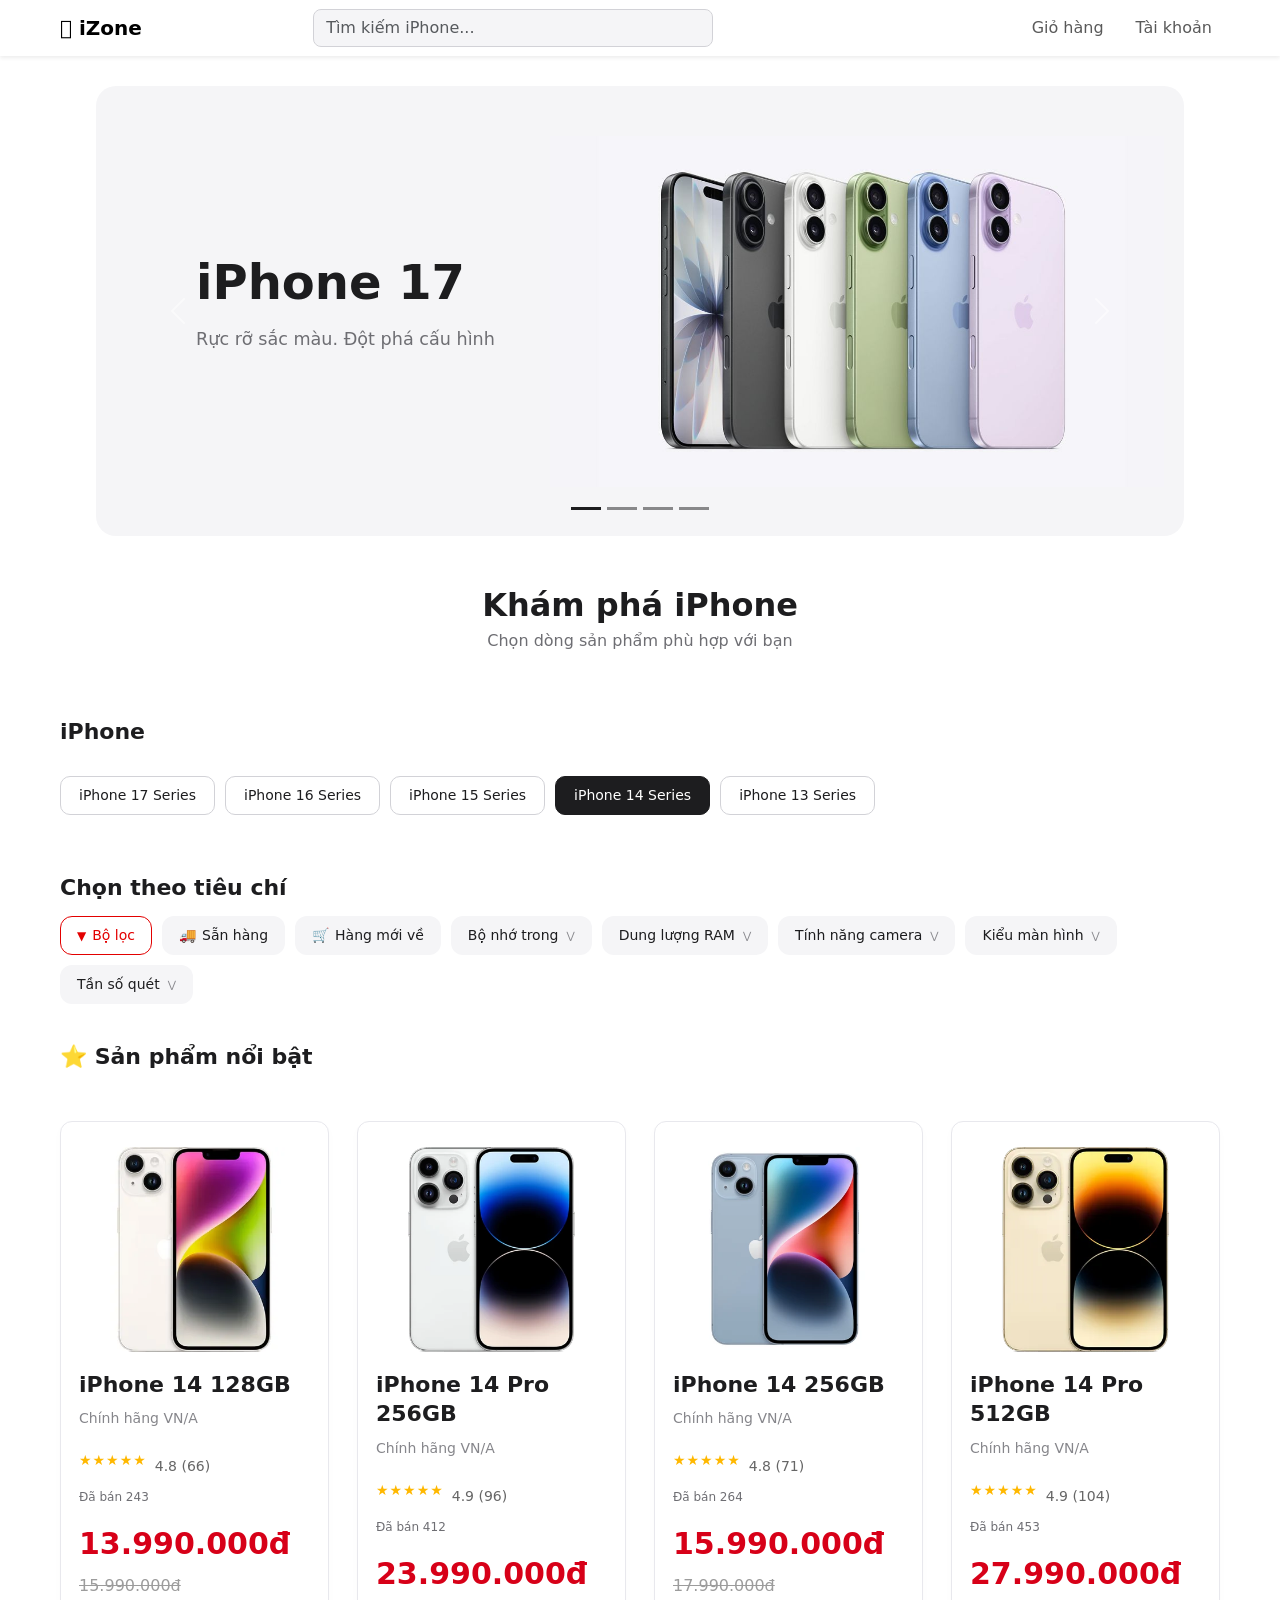
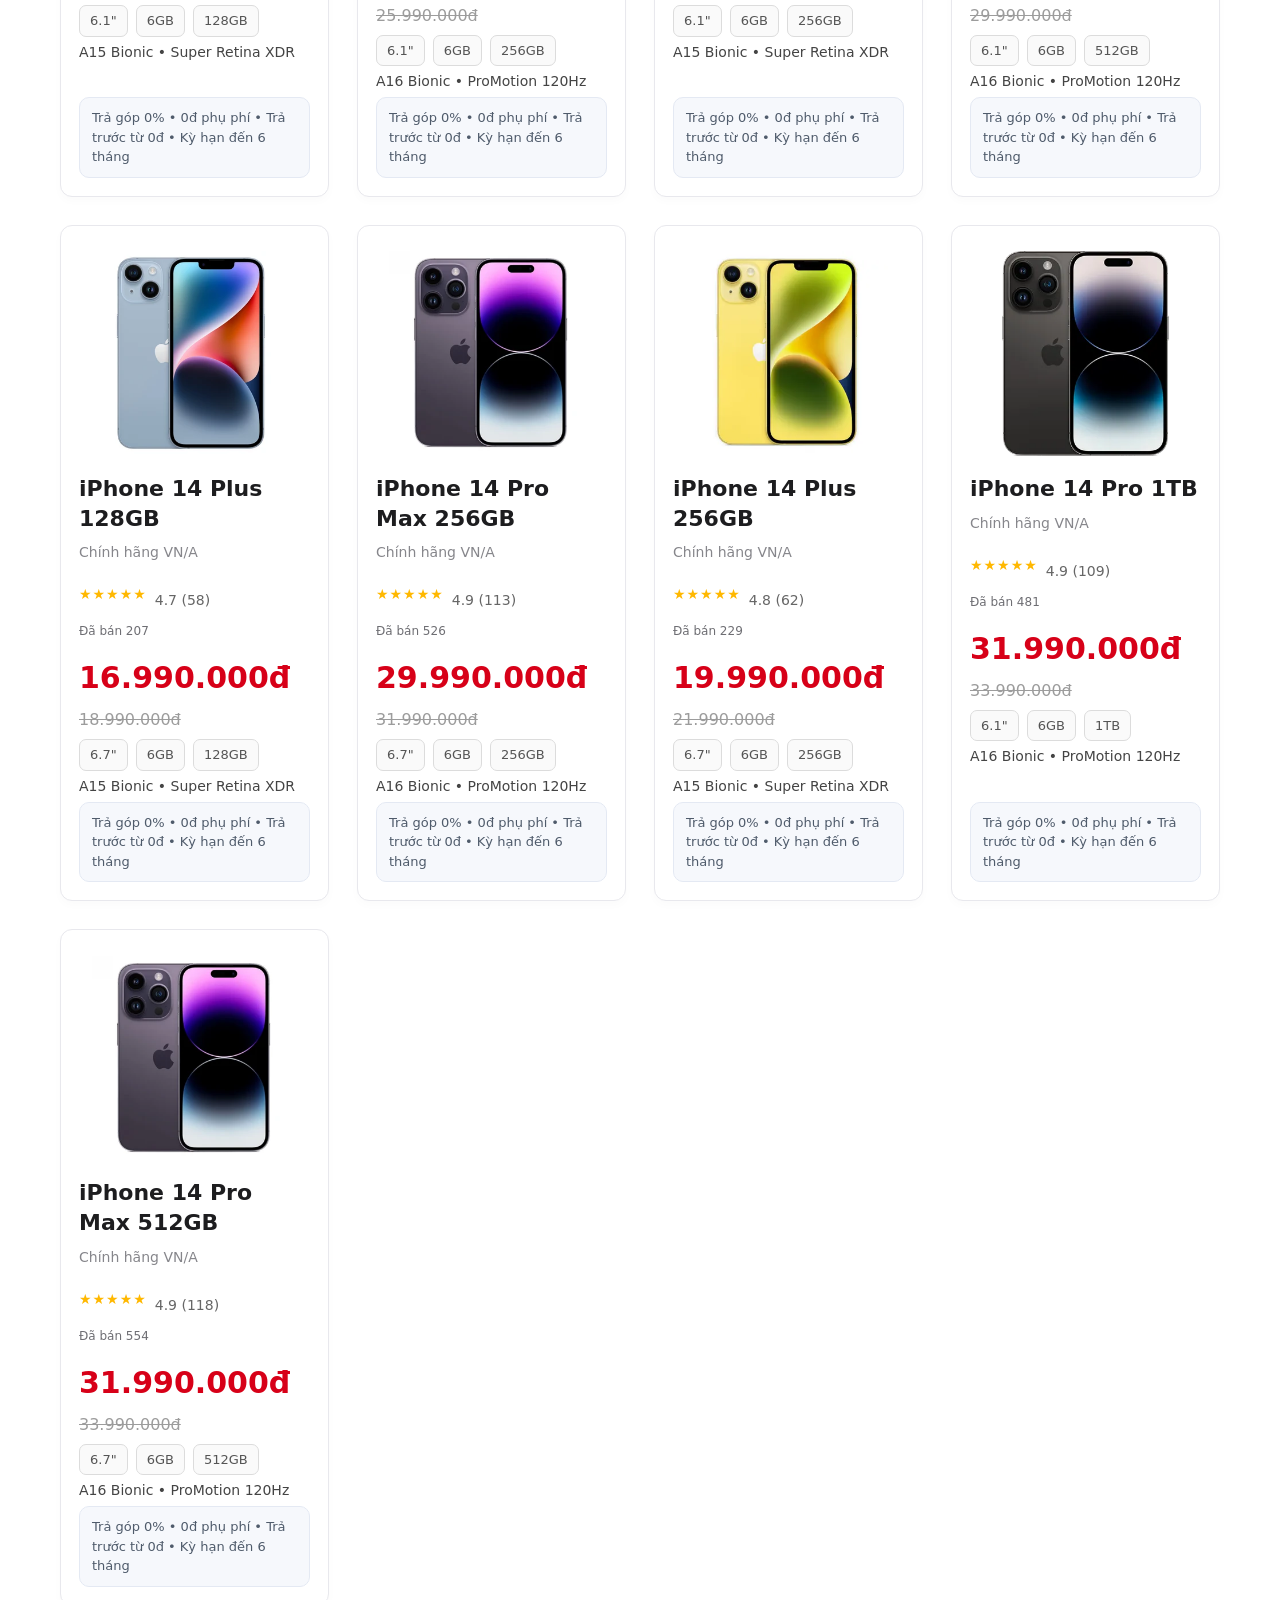
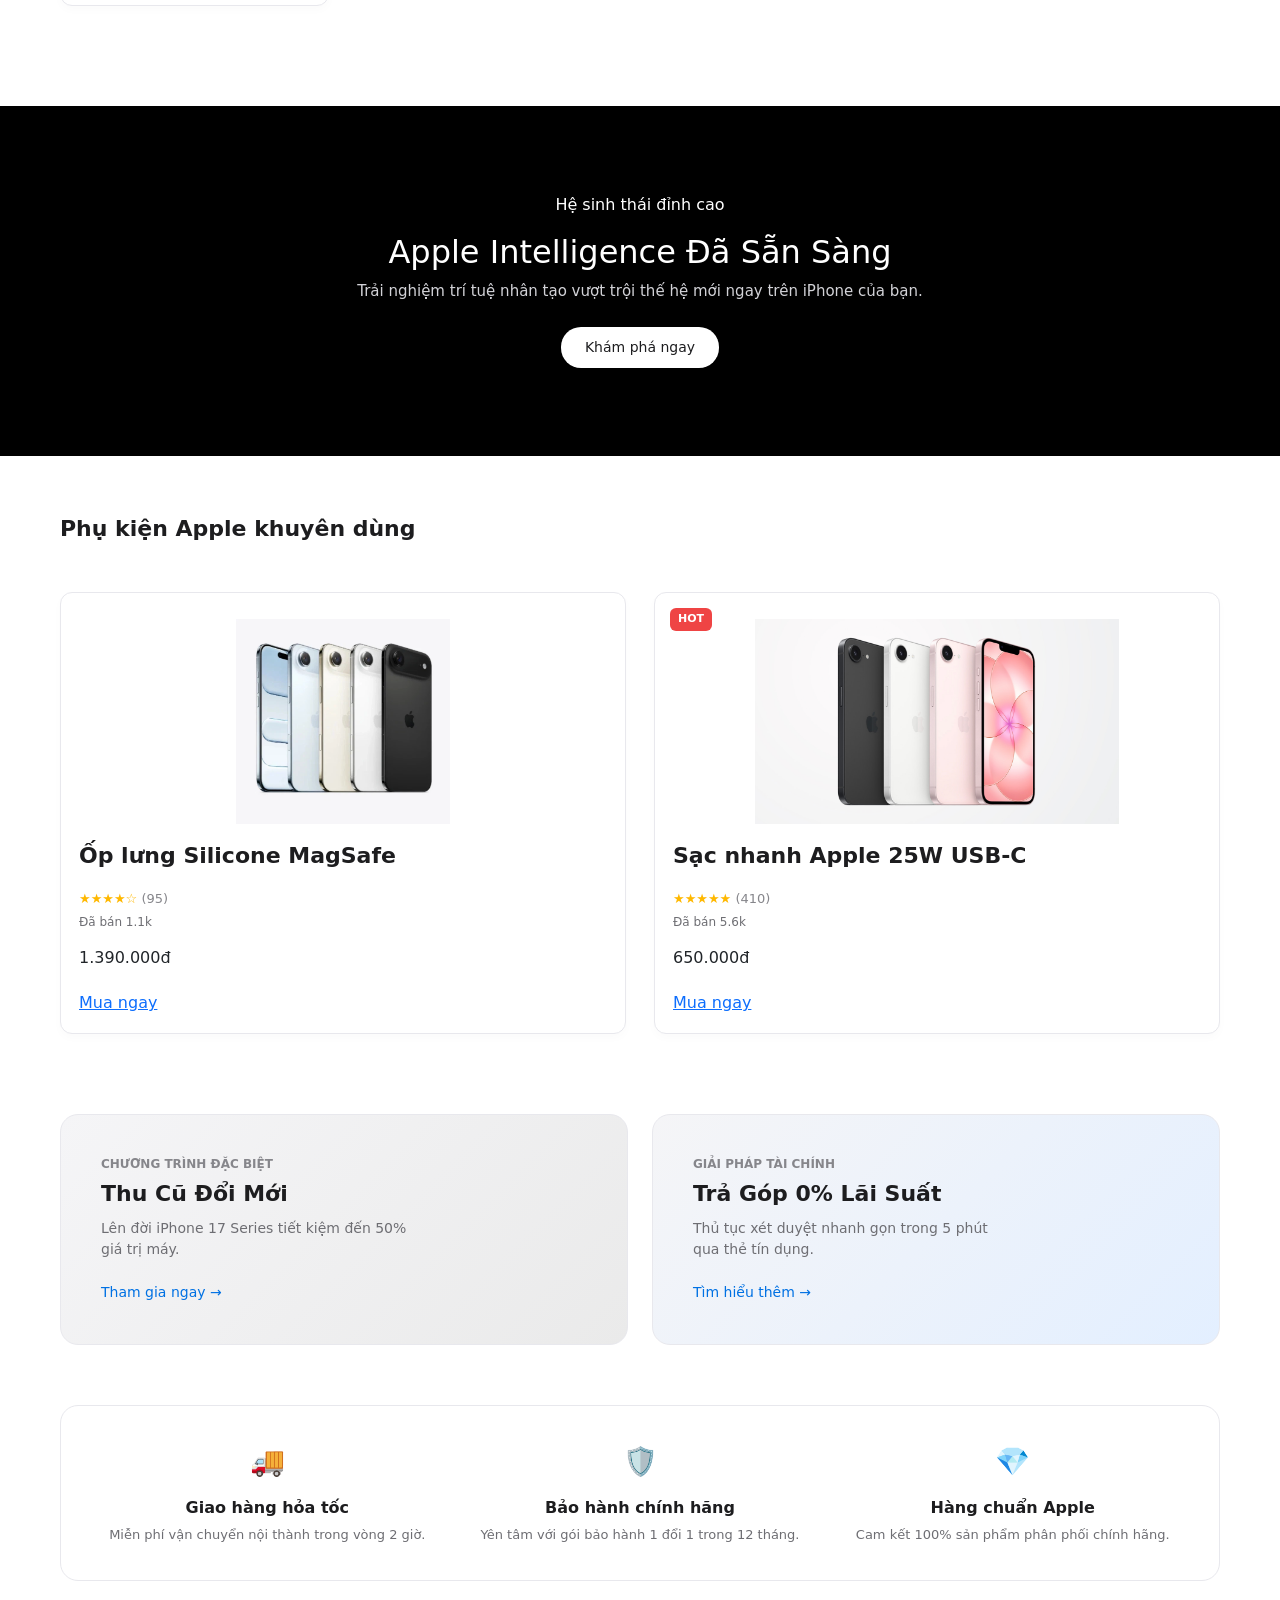
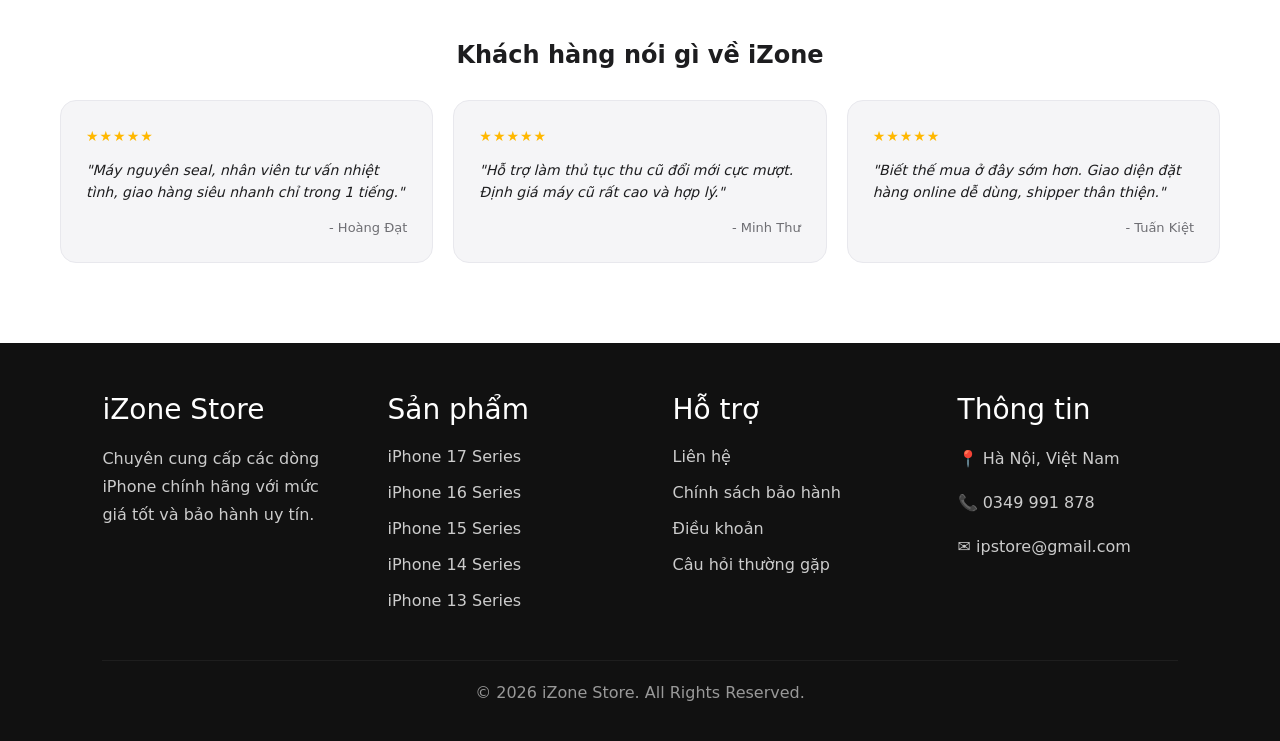
<file: home-14.html>
<!DOCTYPE html>
<html lang="en">

<head>
    <meta charset="UTF-8">
    <meta name="viewport" content="width=device-width, initial-scale=1.0">
    <title>Trang chủ</title>
    <link rel="stylesheet" href="./css/home.css">
    <link href="https://cdn.jsdelivr.net/npm/bootstrap@5.3.7/dist/css/bootstrap.min.css" rel="stylesheet">
</head>
<script src="https://cdn.jsdelivr.net/npm/bootstrap@5.3.7/dist/js/bootstrap.bundle.min.js"></script>

<body>

    <!-- ==========================================================================================
     
                                        NAVBAR

        ==================================================================================================-->
    <nav class="navbar navbar-expand-lg bg-white shadow-sm">
        <div class="container">

            <a class="navbar-brand fw-bold" href="index.html">
                 iZone
            </a>

            <button class="navbar-toggler" type="button" data-bs-toggle="collapse" data-bs-target="#navbarContent">
                <span class="navbar-toggler-icon"></span>
            </button>

            <div class="collapse navbar-collapse" id="navbarContent">

                <form class="d-flex mx-auto" style="width: 400px;">
                    <input class="form-control" type="search" placeholder="Tìm kiếm iPhone...">
                </form>

                <ul class="navbar-nav ms-auto align-items-center">

                    <li class="nav-item me-3">
                        <a class="nav-link" href="cart.html">
                            Giỏ hàng
                        </a>
                    </li>

                    <li class="nav-item dropdown">
                        <a class="nav-link dropdown-toggle" href="#" role="button" data-bs-toggle="dropdown">
                            Tài khoản
                        </a>

                        <ul class="dropdown-menu dropdown-menu-end">
                            <li>
                                <a class="dropdown-item" href="login.html">
                                    Đăng nhập
                                </a>
                            </li>

                            <li>
                                <a class="dropdown-item" href="sign-up.html">
                                    Đăng ký
                                </a>
                            </li>
                        </ul>

                    </li>

                </ul>

            </div>

        </div>
    </nav>






    <!-- ======================================================================================================
                                          BANNER
        ========================================================================================================== -->





    <div id="carouselExampleCaptions" class="carousel slide" data-bs-ride="carousel">
        <div class="carousel-indicators">
            <button type="button" data-bs-target="#carouselExampleCaptions" data-bs-slide-to="0"
                class="active"></button>
            <button type="button" data-bs-target="#carouselExampleCaptions" data-bs-slide-to="1"></button>
            <button type="button" data-bs-target="#carouselExampleCaptions" data-bs-slide-to="2"></button>
            <button type="button" data-bs-target="#carouselExampleCaptions" data-bs-slide-to="3"></button>
        </div>

        <div class="carousel-inner">
            <div class="carousel-item active">
                <div class="banner-split-17">
                    <div class="banner-text">
                        <h2>iPhone 17</h2>
                        <p>Rực rỡ sắc màu. Đột phá cấu hình</p>
                    </div>
                    <div class="banner-img-17">
                        <img src="./img/anh-iphone-17-th.jpg" alt="" />
                    </div>
                </div>
            </div>

            <div class="carousel-item">
                <div class="banner-split-17e">
                    <div class="banner-text">
                        <h2>iPhone 17e</h2>
                        <p>Giá vừa tầm. Trải nghiệm xứng tầm</p>
                    </div>
                    <div class="banner-img-17e">
                        <img src="./img/iphone-17e-thong-so.jpg" alt="" />
                    </div>
                </div>
            </div>

            <div class="carousel-item">
                <div class="banner-split-air">
                    <div class="banner-text">
                        <h2>iPhone Air</h2>
                        <p>Mỏng như không khí. Mạnh mẽ không tưởng</p>
                    </div>
                    <div class="banner-img-air">
                        <img src="./img/s-l1600 (2).webp" alt="" />
                    </div>
                </div>
            </div>

            <div class="carousel-item">
                <div class="banner-split-17prmx">
                    <div class="banner-text">
                        <h2>iPhone 17 Pro Max</h2>
                        <p>Titan sa mạc. Đỉnh cao công nghệ</p>
                    </div>
                    <div class="banner-img-17prmx">
                        <img src="./img/anh-iphone-17-51.jpg" alt="" />
                    </div>
                </div>
            </div>
        </div>


        <button class="carousel-control-prev" type="button" data-bs-target="#carouselExampleCaptions"
            data-bs-slide="prev">
            <span class="carousel-control-prev-icon"></span>
        </button>

        <button class="carousel-control-next" type="button" data-bs-target="#carouselExampleCaptions"
            data-bs-slide="next">
            <span class="carousel-control-next-icon"></span>
        </button>
    </div>








    <!-- ================================================================================================================
   
                                                     NỘI DUNG CHÍNH
        ====================================================================================================================-->





    <div class="explore-header-box">
        <h2>Khám phá iPhone</h2>
        <p>Chọn dòng sản phẩm phù hợp với bạn</p>
    </div>

    <div class="product-filter-section">
        <div class="section-title-box1">
            <h4>iPhone</h4>
        </div>
        <div class="filter-buttons">
            <a href="index.html" class="btn-filter">iPhone 17 Series</a>
            <a href="home-16.html" class="btn-filter">iPhone 16 Series</a>
            <a href="home-15.html" class="btn-filter">iPhone 15 Series</a>
            <a href="home-14.html" class="btn-filter active">iPhone 14 Series</a>
            <a href="home-13.html" class="btn-filter">iPhone 13 Series</a>
        </div>
    </div>



    <div class="filter-criteria-container">
        <h3 class="filter-criteria-title">Chọn theo tiêu chí</h3>

        <div class="filter-criteria-wrapper">
            <button type="button" class="btn-criterion-outline-red">
                <span class="criterion-icon">▼</span> Bộ lọc
            </button>

            <button type="button" class="btn-criterion-gray">
                <span class="criterion-icon">🚚</span> Sẵn hàng
            </button>

            <button type="button" class="btn-criterion-gray">
                <span class="criterion-icon">🛒</span> Hàng mới về
            </button>

            <div class="dropdown">
                <button class="btn-criterion-gray dropdown-toggle" type="button" data-bs-toggle="dropdown"
                    data-bs-auto-close="outside">
                    Bộ nhớ trong <span class="criterion-arrow">⋁</span>
                </button>
                <div class="dropdown-menu filter-spec-menu shadow">
                    <div class="spec-buttons-grid">
                        <button type="button" class="btn-spec-option">512 GB</button>
                        <button type="button" class="btn-spec-option">256 GB</button>
                        <button type="button" class="btn-spec-option">2 TB</button>
                        <button type="button" class="btn-spec-option">1 TB</button>
                        <button type="button" class="btn-spec-option">128 GB</button>
                        <button type="button" class="btn-spec-option">64 GB</button>
                    </div>
                    <div class="filter-action-row">
                        <button type="button" class="btn-action-close" data-bs-toggle="dropdown">Đóng</button>
                        <a href="link ở đây" class="btn-action-submit">Xem kết quả</a>
                    </div>
                </div>
            </div>

            <div class="dropdown">
                <button class="btn-criterion-gray dropdown-toggle" type="button" data-bs-toggle="dropdown"
                    data-bs-auto-close="outside">
                    Dung lượng RAM <span class="criterion-arrow">⋁</span>
                </button>
                <div class="dropdown-menu filter-spec-menu shadow">
                    <div class="spec-buttons-grid">
                        <button type="button" class="btn-spec-option">8 GB</button>
                        <button type="button" class="btn-spec-option">12 GB</button>
                        <button type="button" class="btn-spec-option">16 GB</button>
                    </div>
                    <div class="filter-action-row">
                        <button type="button" class="btn-action-close" data-bs-toggle="dropdown">Đóng</button>
                        <a href="link ở đây" class="btn-action-submit">Xem kết quả</a>
                    </div>
                </div>
            </div>

            <div class="dropdown">
                <button class="btn-criterion-gray dropdown-toggle" type="button" data-bs-toggle="dropdown"
                    data-bs-auto-close="outside">
                    Tính năng camera <span class="criterion-arrow">⋁</span>
                </button>
                <div class="dropdown-menu filter-spec-menu shadow">
                    <div class="spec-buttons-grid">
                        <button type="button" class="btn-spec-option">Chụp macro</button>
                        <button type="button" class="btn-spec-option">Chụp xóa phông</button>
                        <button type="button" class="btn-spec-option">Chụp góc rộng</button>
                        <button type="button" class="btn-spec-option">Quay video 4K</button>
                        <button type="button" class="btn-spec-option">Chống rung</button>
                        <button type="button" class="btn-spec-option">Chụp Zoom xa</button>
                        <button type="button" class="btn-spec-option">Quay video 8K</button>
                        <button type="button" class="btn-spec-option">Camera AI</button>
                        <button type="button" class="btn-spec-option">Chụp ảnh chuyển động</button>
                        <button type="button" class="btn-spec-option">Chụp đêm</button>
                    </div>
                    <div class="filter-action-row">
                        <button type="button" class="btn-action-close" data-bs-toggle="dropdown">Đóng</button>
                        <a href="link ở đây" class="btn-action-submit">Xem kết quả</a>
                    </div>
                </div>
            </div>

            <div class="dropdown">
                <button class="btn-criterion-gray dropdown-toggle" type="button" data-bs-toggle="dropdown"
                    data-bs-auto-close="outside">
                    Kiểu màn hình <span class="criterion-arrow">⋁</span>
                </button>
                <div class="dropdown-menu filter-spec-menu shadow">
                    <div class="spec-buttons-grid">
                        <button type="button" class="btn-spec-option">Dynamic Island</button>
                        <button type="button" class="btn-spec-option">Tai thỏ</button>
                    </div>
                    <div class="filter-action-row">
                        <button type="button" class="btn-action-close" data-bs-toggle="dropdown">Đóng</button>
                        <a href="link ở đây" class="btn-action-submit">Xem kết quả</a>
                    </div>
                </div>
            </div>

            <div class="dropdown">
                <button class="btn-criterion-gray dropdown-toggle" type="button" data-bs-toggle="dropdown"
                    data-bs-auto-close="outside">
                    Tần số quét <span class="criterion-arrow">⋁</span>
                </button>
                <div class="dropdown-menu filter-spec-menu shadow">
                    <div class="spec-buttons-grid">
                        <button type="button" class="btn-spec-option">60Hz</button>
                        <button type="button" class="btn-spec-option">120Hz</button>
                    </div>
                    <div class="filter-action-row">
                        <button type="button" class="btn-action-close" data-bs-toggle="dropdown">Đóng</button>
                        <a href="link ở đây" class="btn-action-submit">Xem kết quả</a>
                    </div>
                </div>
            </div>

        </div>
    </div>

    <div class="section-title-box">
        <h3>⭐ Sản phẩm nổi bật</h3>
    </div>
    <div class="product-grid">

        <!-- iPhone 14 128GB -->
        <a href="./detail/product-detail.html?id=14-128" class="product-card">
            <div class="card-img">
                <img src="./img/ip14-thg-white.webp" alt="iPhone 14 128GB">
            </div>

            <h3>iPhone 14 128GB</h3>
            <p class="card-version">Chính hãng VN/A</p>

            <div class="card-rating">
                <span class="stars">★★★★★</span>
                <span class="rating-text">4.8 (66)</span>
            </div>

            <div class="card-sold">Đã bán 243</div>

            <div class="card-price-box">
                <span class="price-current">13.990.000đ</span>
                <span class="price-old">15.990.000đ</span>
            </div>

            <div class="card-specs">
                <span>6.1"</span>
                <span>6GB</span>
                <span>128GB</span>
            </div>

            <div class="card-feature">
                A15 Bionic • Super Retina XDR
            </div>

            <div class="card-installment">
                Trả góp 0% • 0đ phụ phí • Trả trước từ 0đ • Kỳ hạn đến 6 tháng
            </div>
        </a>

        <!-- iPhone 14 Pro 256GB -->
        <a href="./detail/product-detail.html?id=14pro-256" class="product-card">
            <div class="card-img">
                <img src="./img/ip14-promax-white.webp" alt="iPhone 14 Pro 256GB">
            </div>

            <h3>iPhone 14 Pro 256GB</h3>
            <p class="card-version">Chính hãng VN/A</p>

            <div class="card-rating">
                <span class="stars">★★★★★</span>
                <span class="rating-text">4.9 (96)</span>
            </div>

            <div class="card-sold">Đã bán 412</div>

            <div class="card-price-box">
                <span class="price-current">23.990.000đ</span>
                <span class="price-old">25.990.000đ</span>
            </div>

            <div class="card-specs">
                <span>6.1"</span>
                <span>6GB</span>
                <span>256GB</span>
            </div>

            <div class="card-feature">
                A16 Bionic • ProMotion 120Hz
            </div>

            <div class="card-installment">
                Trả góp 0% • 0đ phụ phí • Trả trước từ 0đ • Kỳ hạn đến 6 tháng
            </div>
        </a>

        <!-- iPhone 14 256GB -->
        <a href="./detail/product-detail.html?id=14-256" class="product-card">
            <div class="card-img">
                <img src="./img/ip14-thg-blue.webp" alt="iPhone 14 256GB">
            </div>

            <h3>iPhone 14 256GB</h3>
            <p class="card-version">Chính hãng VN/A</p>

            <div class="card-rating">
                <span class="stars">★★★★★</span>
                <span class="rating-text">4.8 (71)</span>
            </div>

            <div class="card-sold">Đã bán 264</div>

            <div class="card-price-box">
                <span class="price-current">15.990.000đ</span>
                <span class="price-old">17.990.000đ</span>
            </div>

            <div class="card-specs">
                <span>6.1"</span>
                <span>6GB</span>
                <span>256GB</span>
            </div>

            <div class="card-feature">
                A15 Bionic • Super Retina XDR
            </div>

            <div class="card-installment">
                Trả góp 0% • 0đ phụ phí • Trả trước từ 0đ • Kỳ hạn đến 6 tháng
            </div>
        </a>

        <!-- iPhone 14 Pro 512GB -->
        <a href="./detail/product-detail.html?id=14pro-512" class="product-card">
            <div class="card-img">
                <img src="./img/ip14-promax-gold.webp" alt="iPhone 14 Pro 512GB">
            </div>

            <h3>iPhone 14 Pro 512GB</h3>
            <p class="card-version">Chính hãng VN/A</p>

            <div class="card-rating">
                <span class="stars">★★★★★</span>
                <span class="rating-text">4.9 (104)</span>
            </div>

            <div class="card-sold">Đã bán 453</div>

            <div class="card-price-box">
                <span class="price-current">27.990.000đ</span>
                <span class="price-old">29.990.000đ</span>
            </div>

            <div class="card-specs">
                <span>6.1"</span>
                <span>6GB</span>
                <span>512GB</span>
            </div>

            <div class="card-feature">
                A16 Bionic • ProMotion 120Hz
            </div>

            <div class="card-installment">
                Trả góp 0% • 0đ phụ phí • Trả trước từ 0đ • Kỳ hạn đến 6 tháng
            </div>
        </a>

        <!-- iPhone 14 Plus 128GB -->
        <a href="./detail/product-detail.html?id=14plus-128" class="product-card">
            <div class="card-img">
                <img src="./img/ip14-thg-blue.webp" alt="iPhone 14 Plus 128GB">
            </div>

            <h3>iPhone 14 Plus 128GB</h3>
            <p class="card-version">Chính hãng VN/A</p>

            <div class="card-rating">
                <span class="stars">★★★★★</span>
                <span class="rating-text">4.7 (58)</span>
            </div>

            <div class="card-sold">Đã bán 207</div>

            <div class="card-price-box">
                <span class="price-current">16.990.000đ</span>
                <span class="price-old">18.990.000đ</span>
            </div>

            <div class="card-specs">
                <span>6.7"</span>
                <span>6GB</span>
                <span>128GB</span>
            </div>

            <div class="card-feature">
                A15 Bionic • Super Retina XDR
            </div>

            <div class="card-installment">
                Trả góp 0% • 0đ phụ phí • Trả trước từ 0đ • Kỳ hạn đến 6 tháng
            </div>
        </a>

        <!-- iPhone 14 Pro Max 256GB -->
        <a href="./detail/product-detail.html?id=14promax-256" class="product-card">
            <div class="card-img">
                <img src="./img/ip14-promax-purple.webp" alt="iPhone 14 Pro Max 256GB">
            </div>

            <h3>iPhone 14 Pro Max 256GB</h3>
            <p class="card-version">Chính hãng VN/A</p>

            <div class="card-rating">
                <span class="stars">★★★★★</span>
                <span class="rating-text">4.9 (113)</span>
            </div>

            <div class="card-sold">Đã bán 526</div>

            <div class="card-price-box">
                <span class="price-current">29.990.000đ</span>
                <span class="price-old">31.990.000đ</span>
            </div>

            <div class="card-specs">
                <span>6.7"</span>
                <span>6GB</span>
                <span>256GB</span>
            </div>

            <div class="card-feature">
                A16 Bionic • ProMotion 120Hz
            </div>

            <div class="card-installment">
                Trả góp 0% • 0đ phụ phí • Trả trước từ 0đ • Kỳ hạn đến 6 tháng
            </div>
        </a>

        <!-- iPhone 14 Plus 256GB -->
        <a href="./detail/product-detail.html?id=14plus-256" class="product-card">
            <div class="card-img">
                <img src="./img/ip14-thg-yellow.webp" alt="iPhone 14 Plus 256GB">
            </div>

            <h3>iPhone 14 Plus 256GB</h3>
            <p class="card-version">Chính hãng VN/A</p>

            <div class="card-rating">
                <span class="stars">★★★★★</span>
                <span class="rating-text">4.8 (62)</span>
            </div>

            <div class="card-sold">Đã bán 229</div>

            <div class="card-price-box">
                <span class="price-current">19.990.000đ</span>
                <span class="price-old">21.990.000đ</span>
            </div>

            <div class="card-specs">
                <span>6.7"</span>
                <span>6GB</span>
                <span>256GB</span>
            </div>

            <div class="card-feature">
                A15 Bionic • Super Retina XDR
            </div>

            <div class="card-installment">
                Trả góp 0% • 0đ phụ phí • Trả trước từ 0đ • Kỳ hạn đến 6 tháng
            </div>
        </a>

        <!-- iPhone 14 Pro 1TB -->
        <a href="./detail/product-detail.html?id=14pro-1tb" class="product-card">
            <div class="card-img">
                <img src="./img/ip14-promax-black.webp" alt="iPhone 14 Pro 1TB">
            </div>

            <h3>iPhone 14 Pro 1TB</h3>
            <p class="card-version">Chính hãng VN/A</p>

            <div class="card-rating">
                <span class="stars">★★★★★</span>
                <span class="rating-text">4.9 (109)</span>
            </div>

            <div class="card-sold">Đã bán 481</div>

            <div class="card-price-box">
                <span class="price-current">31.990.000đ</span>
                <span class="price-old">33.990.000đ</span>
            </div>

            <div class="card-specs">
                <span>6.1"</span>
                <span>6GB</span>
                <span>1TB</span>
            </div>

            <div class="card-feature">
                A16 Bionic • ProMotion 120Hz
            </div>

            <div class="card-installment">
                Trả góp 0% • 0đ phụ phí • Trả trước từ 0đ • Kỳ hạn đến 6 tháng
            </div>
        </a>

        <!-- iPhone 14 Pro Max 512GB -->
        <a href="./detail/product-detail.html?id=14promax-512" class="product-card">
            <div class="card-img">
                <img src="./img/ip14-promax-purple.webp" alt="iPhone 14 Pro Max 512GB">
            </div>

            <h3>iPhone 14 Pro Max 512GB</h3>
            <p class="card-version">Chính hãng VN/A</p>

            <div class="card-rating">
                <span class="stars">★★★★★</span>
                <span class="rating-text">4.9 (118)</span>
            </div>

            <div class="card-sold">Đã bán 554</div>

            <div class="card-price-box">
                <span class="price-current">31.990.000đ</span>
                <span class="price-old">33.990.000đ</span>
            </div>

            <div class="card-specs">
                <span>6.7"</span>
                <span>6GB</span>
                <span>512GB</span>
            </div>

            <div class="card-feature">
                A16 Bionic • ProMotion 120Hz
            </div>

            <div class="card-installment">
                Trả góp 0% • 0đ phụ phí • Trả trước từ 0đ • Kỳ hạn đến 6 tháng
            </div>
        </a>

    </div>










    <!--========================================================================================================
                  AI + BEST SELLER + PHỤ KIỆN
                ================================================================================================== -->



    <div class="middle-ad-banner">
        <div class="ad-banner-content">
            <p class="ad-sub">Hệ sinh thái đỉnh cao</p>
            <h2>Apple Intelligence Đã Sẵn Sàng</h2>
            <p class="ad-desc">Trải nghiệm trí tuệ nhân tạo vượt trội thế hệ mới ngay trên iPhone của bạn.</p>
            <a href="link ở đây" class="btn-ad-buy">Khám phá ngay</a>
        </div>
    </div>




    <div class="section-title-box">
        <h3>Phụ kiện Apple khuyên dùng</h3>
    </div>
    <div class="product-grid">
        <div class="product-card">
            <div class="card-img">
                <img src="./img/s-l1600 (2).webp" alt="Ốp lưng MagSafe">
            </div>
            <h3>Ốp lưng Silicone MagSafe</h3>
            <div class="card-stars">★★★★☆ <span>(95)</span></div>
            <div class="card-sold">Đã bán 1.1k</div>
            <p class="card-price">1.390.000đ</p>
            <a href="link ở đây" class="btn-card-buy">Mua ngay</a>
        </div>
        <div class="product-card">
            <div class="card-tag-hot">HOT</div>
            <div class="card-img">
                <img src="./img/iphone-17e-thong-so.jpg" alt="Sạc 25W">
            </div>
            <h3>Sạc nhanh Apple 25W USB-C</h3>
            <div class="card-stars">★★★★★ <span>(410)</span></div>
            <div class="card-sold">Đã bán 5.6k</div>
            <p class="card-price">650.000đ</p>
            <a href="link ở đây" class="btn-card-buy">Mua ngay</a>
        </div>
    </div>








    <!-- =====================================================================
  CHUONG TRINH SALE
  ====================================================================== -->
    <div class="promo-section">
        <div class="promo-container">
            <div class="promo-banner trade-in-banner">
                <div class="promo-text">
                    <span>Chương trình đặc biệt</span>
                    <h4>Thu Cũ Đổi Mới</h4>
                    <p>Lên đời iPhone 17 Series tiết kiệm đến 50% giá trị máy.</p>
                    <a href="#">Tham gia ngay →</a>
                </div>
            </div>
            <div class="promo-banner installment-banner">
                <div class="promo-text">
                    <span>Giải pháp tài chính</span>
                    <h4>Trả Góp 0% Lãi Suất</h4>
                    <p>Thủ tục xét duyệt nhanh gọn trong 5 phút qua thẻ tín dụng.</p>
                    <a href="#">Tìm hiểu thêm →</a>
                </div>
            </div>
        </div>
    </div>

    <div class="services-section">
        <div class="services-container">
            <div class="service-box">
                <div class="service-icon">🚚</div>
                <h5>Giao hàng hỏa tốc</h5>
                <p>Miễn phí vận chuyển nội thành trong vòng 2 giờ.</p>
            </div>
            <div class="service-box">
                <div class="service-icon">🛡️</div>
                <h5>Bảo hành chính hãng</h5>
                <p>Yên tâm với gói bảo hành 1 đổi 1 trong 12 tháng.</p>
            </div>
            <div class="service-box">
                <div class="service-icon">💎</div>
                <h5>Hàng chuẩn Apple</h5>
                <p>Cam kết 100% sản phẩm phân phối chính hãng.</p>
            </div>
        </div>
    </div>

    <div class="reviews-section">
        <h4 class="section-title">Khách hàng nói gì về iZone</h4>
        <div class="reviews-container">
            <div class="review-card">
                <div class="stars">★★★★★</div>
                <p class="review-content">"Máy nguyên seal, nhân viên tư vấn nhiệt tình, giao hàng siêu nhanh chỉ trong
                    1 tiếng."</p>
                <span class="reviewer">- Hoàng Đạt</span>
            </div>
            <div class="review-card">
                <div class="stars">★★★★★</div>
                <p class="review-content">"Hỗ trợ làm thủ tục thu cũ đổi mới cực mượt. Định giá máy cũ rất cao và hợp
                    lý."</p>
                <span class="reviewer">- Minh Thư</span>
            </div>
            <div class="review-card">
                <div class="stars">★★★★★</div>
                <p class="review-content">"Biết thế mua ở đây sớm hơn. Giao diện đặt hàng online dễ dùng, shipper thân
                    thiện."</p>
                <span class="reviewer">- Tuấn Kiệt</span>
            </div>
        </div>
    </div>

</body>

<footer class="footer-home">

    <div class="footer-container">

        <div class="footer-column">
            <h3>iZone Store</h3>

            <p>Chuyên cung cấp các dòng iPhone chính hãng với mức giá tốt và bảo hành uy tín.</p>
        </div>

        <div class="footer-column">
            <h3>Sản phẩm</h3>

            <a href="index.html">iPhone 17 Series</a>
            <a href="home-16.html">iPhone 16 Series</a>
            <a href="home-15.html">iPhone 15 Series</a>
            <a href="home-14.html">iPhone 14 Series</a>
            <a href="home-13.html">iPhone 13 Series</a>
        </div>

        <div class="footer-column">
            <h3>Hỗ trợ</h3>

            <a href="#">Liên hệ</a>
            <a href="#">Chính sách bảo hành</a>
            <a href="#">Điều khoản</a>
            <a href="#">Câu hỏi thường gặp</a>
        </div>

        <div class="footer-column">
            <h3>Thông tin</h3>

            <p>📍 Hà Nội, Việt Nam</p>

            <p>📞 0349 991 878</p>

            <p>✉ ipstore@gmail.com</p>
        </div>

    </div>

    <hr>

    <p class="copyright">
        © 2026 iZone Store. All Rights Reserved.
    </p>

</footer>

</html>
</file>
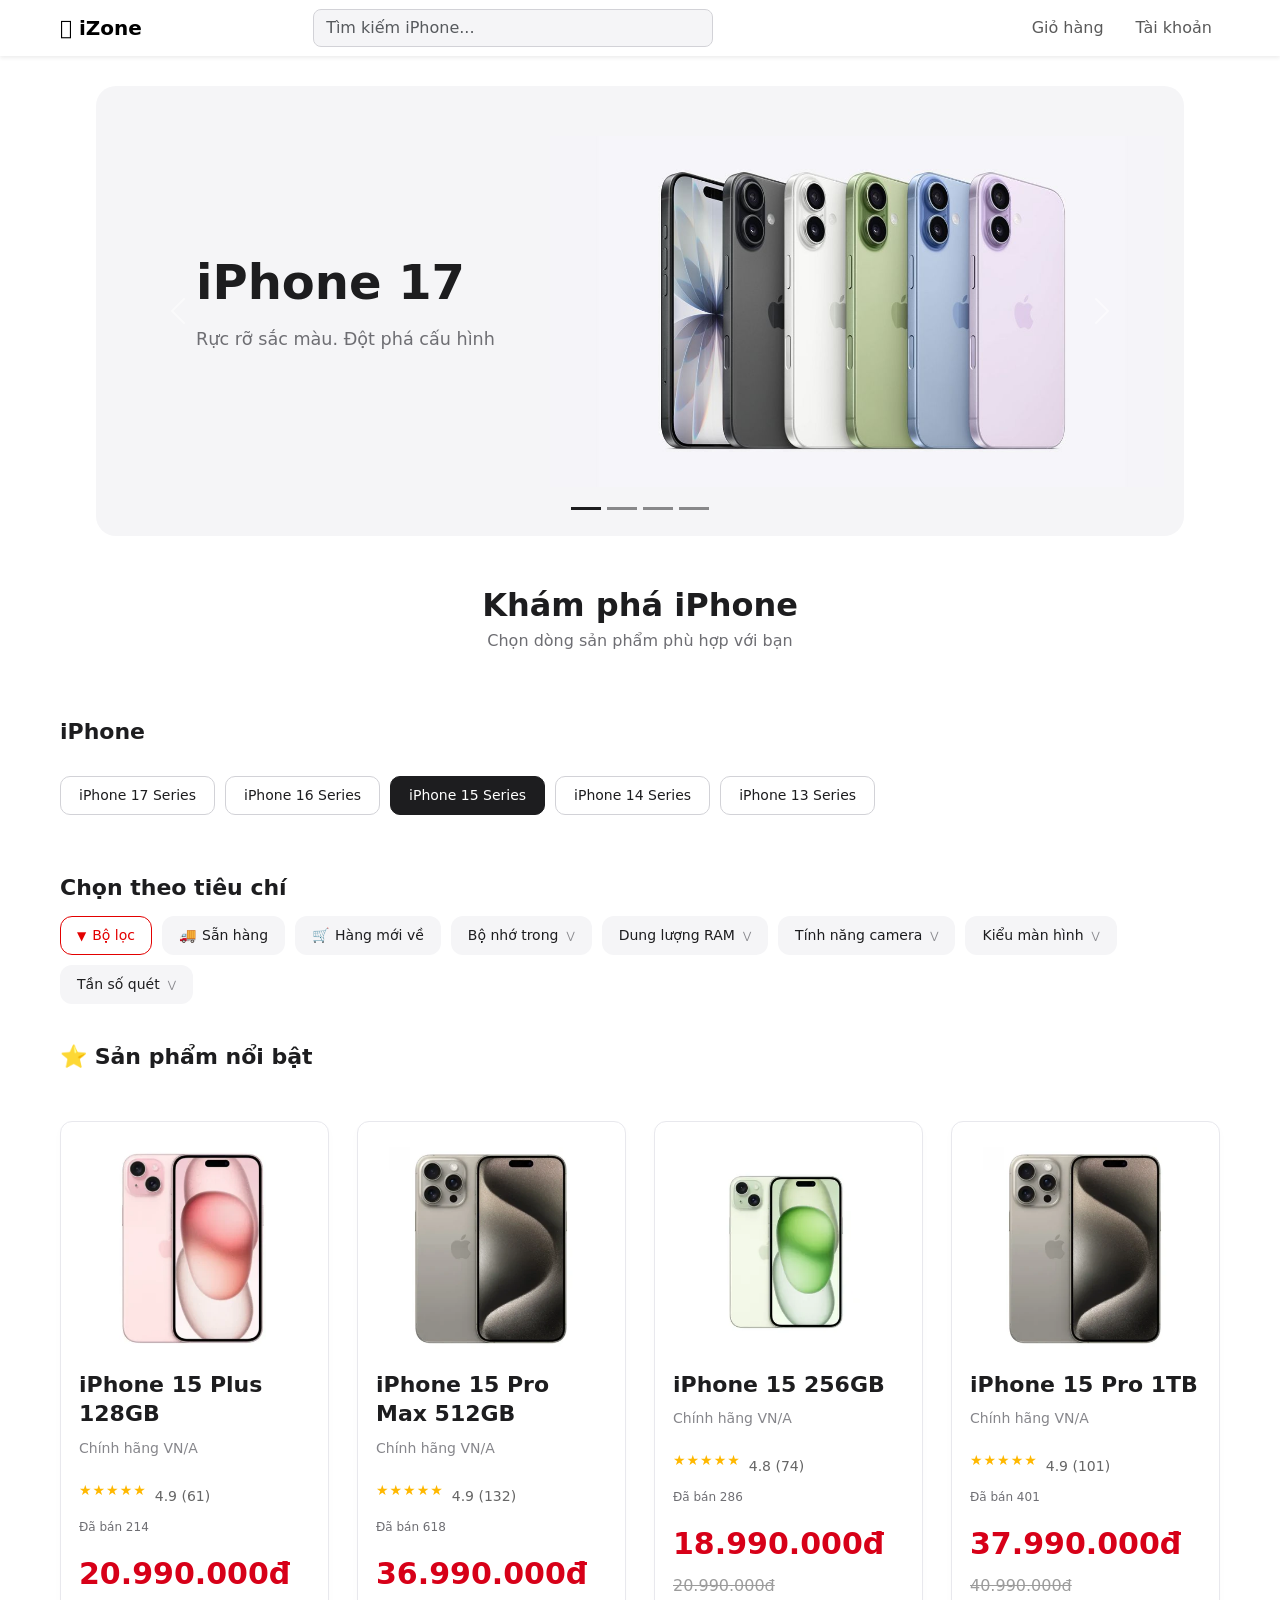
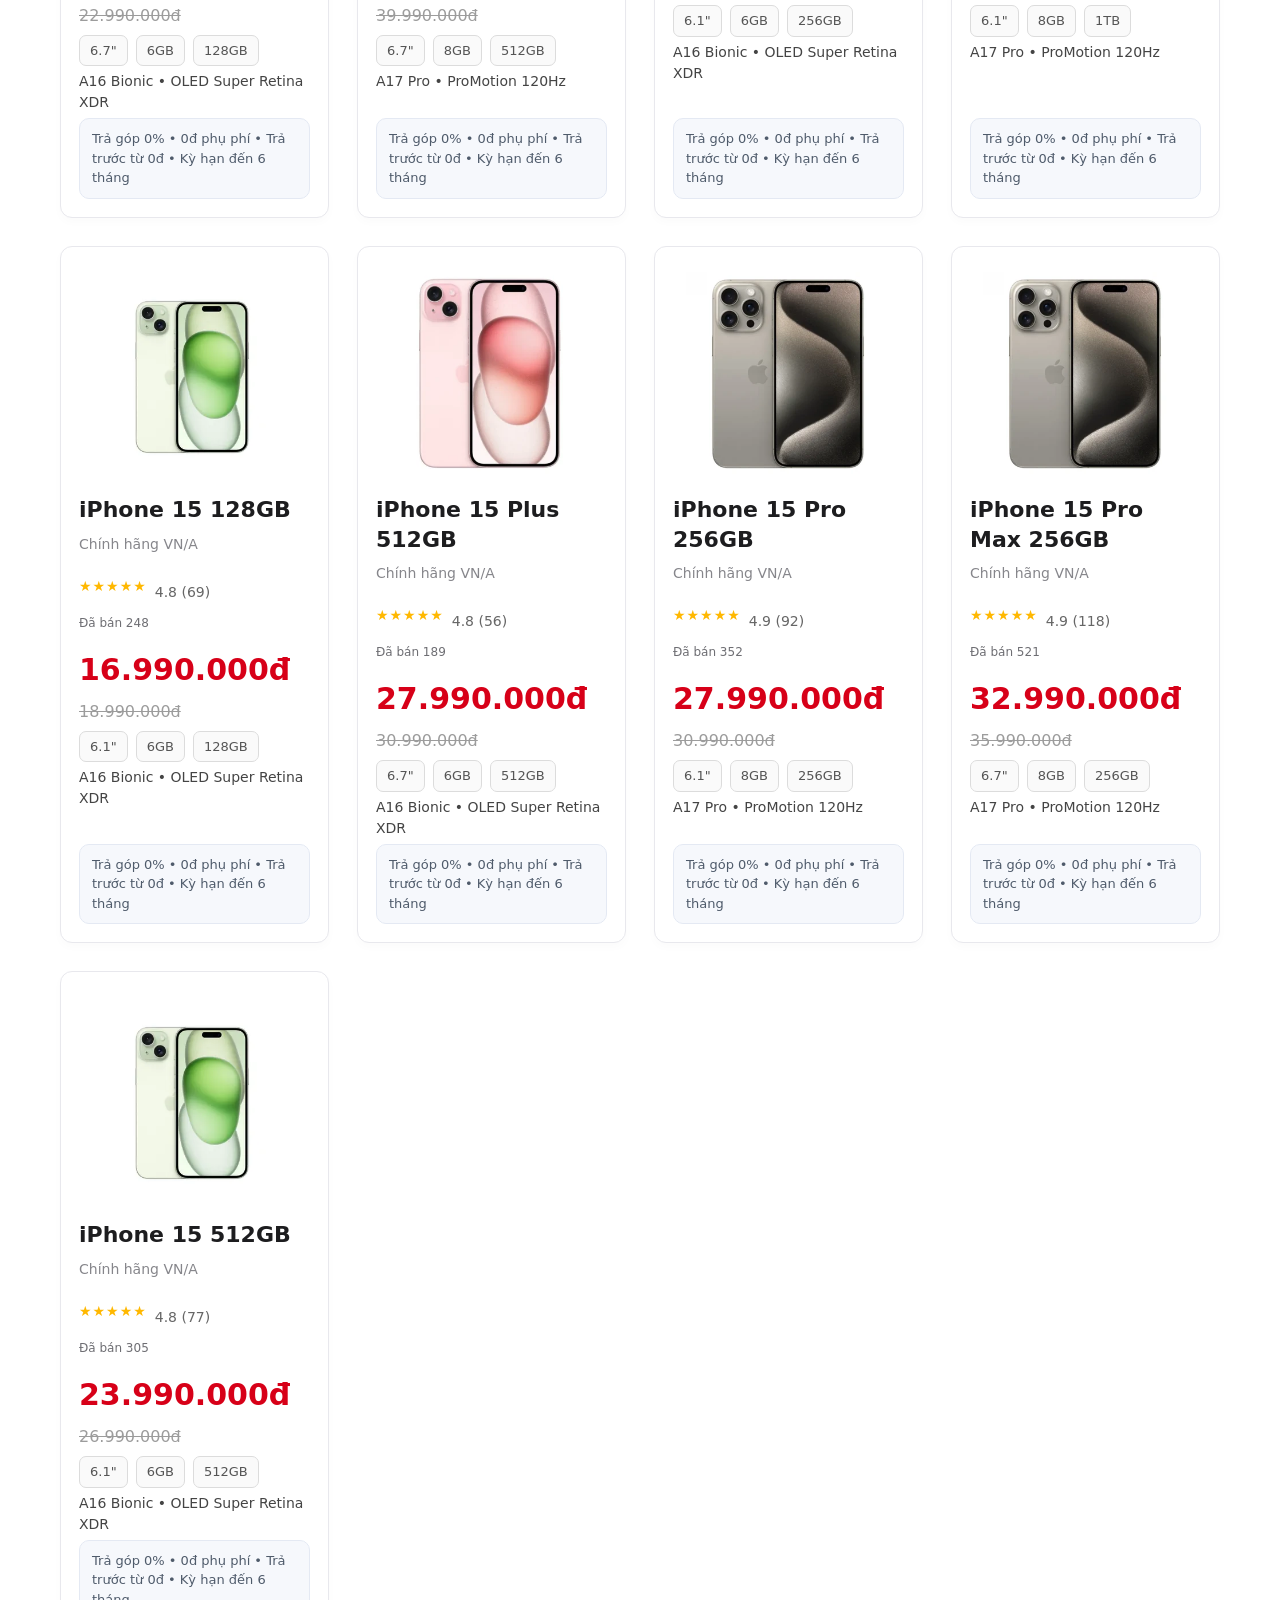
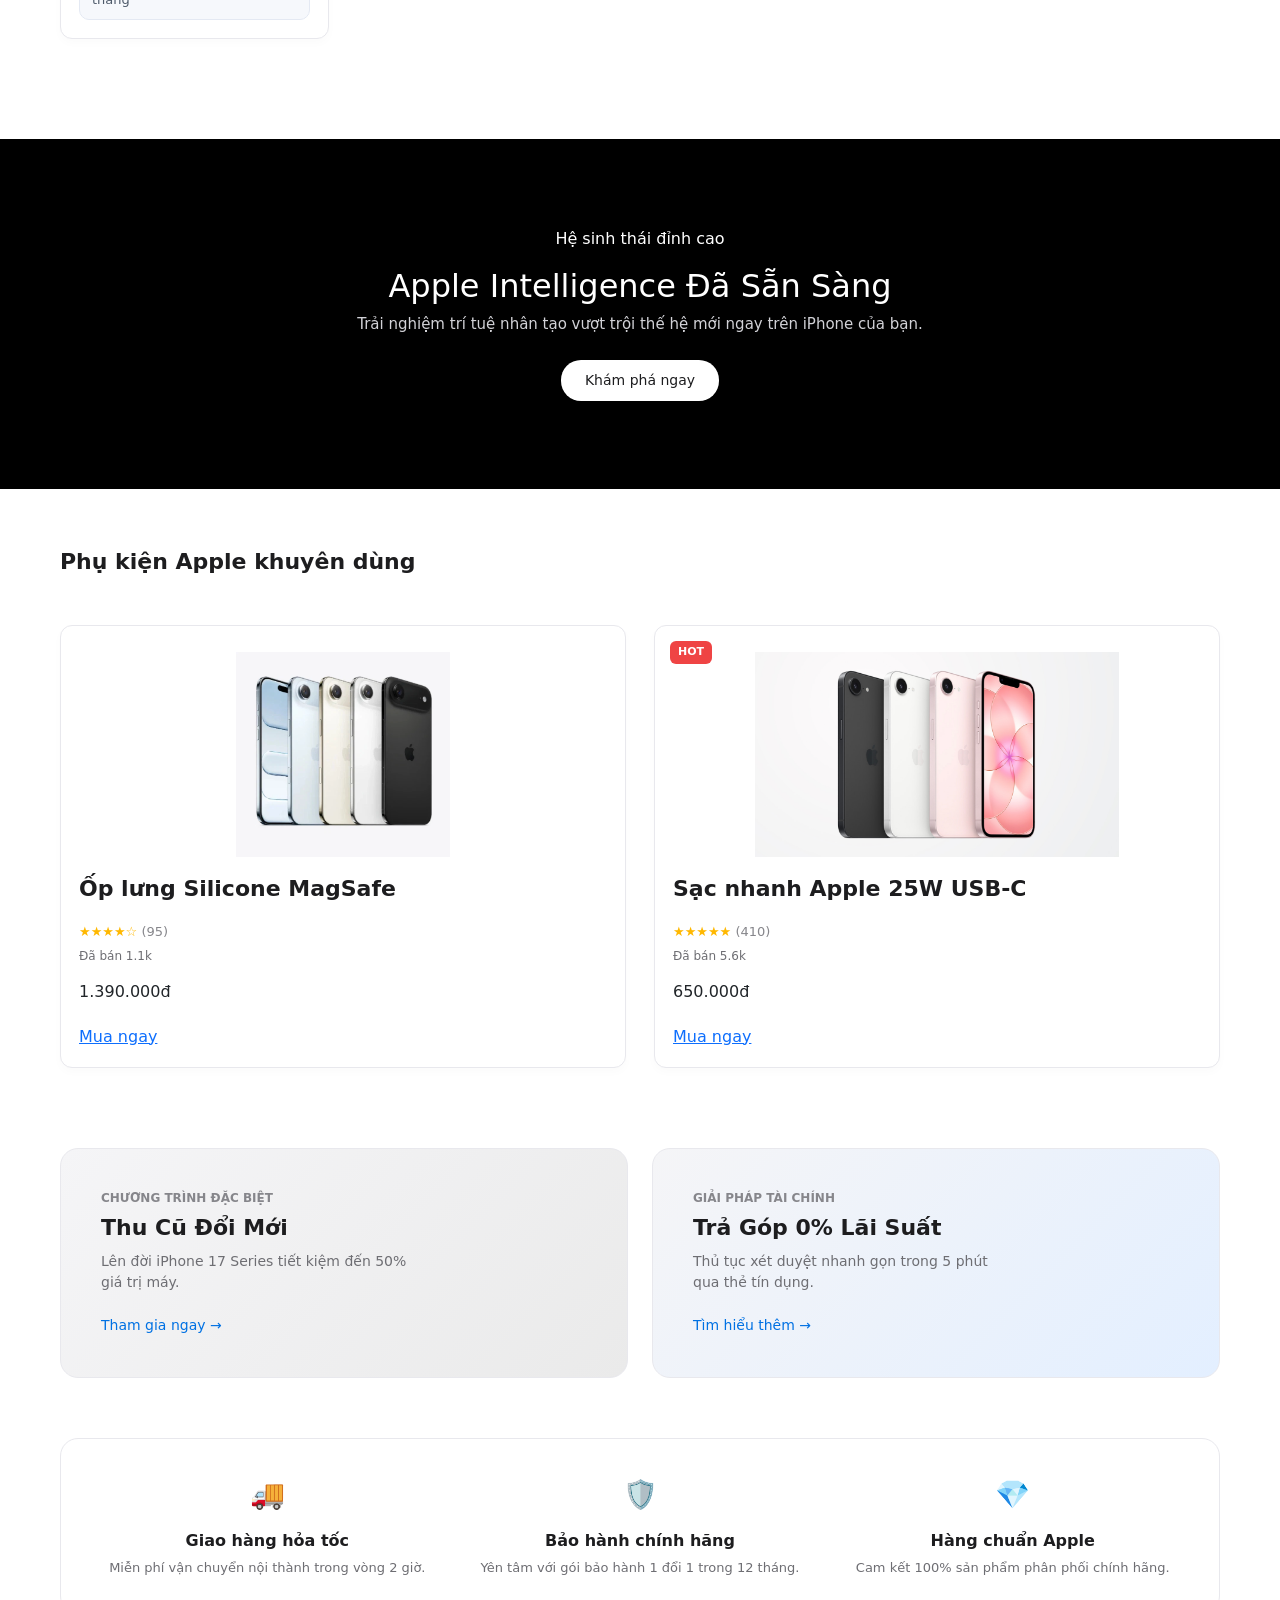
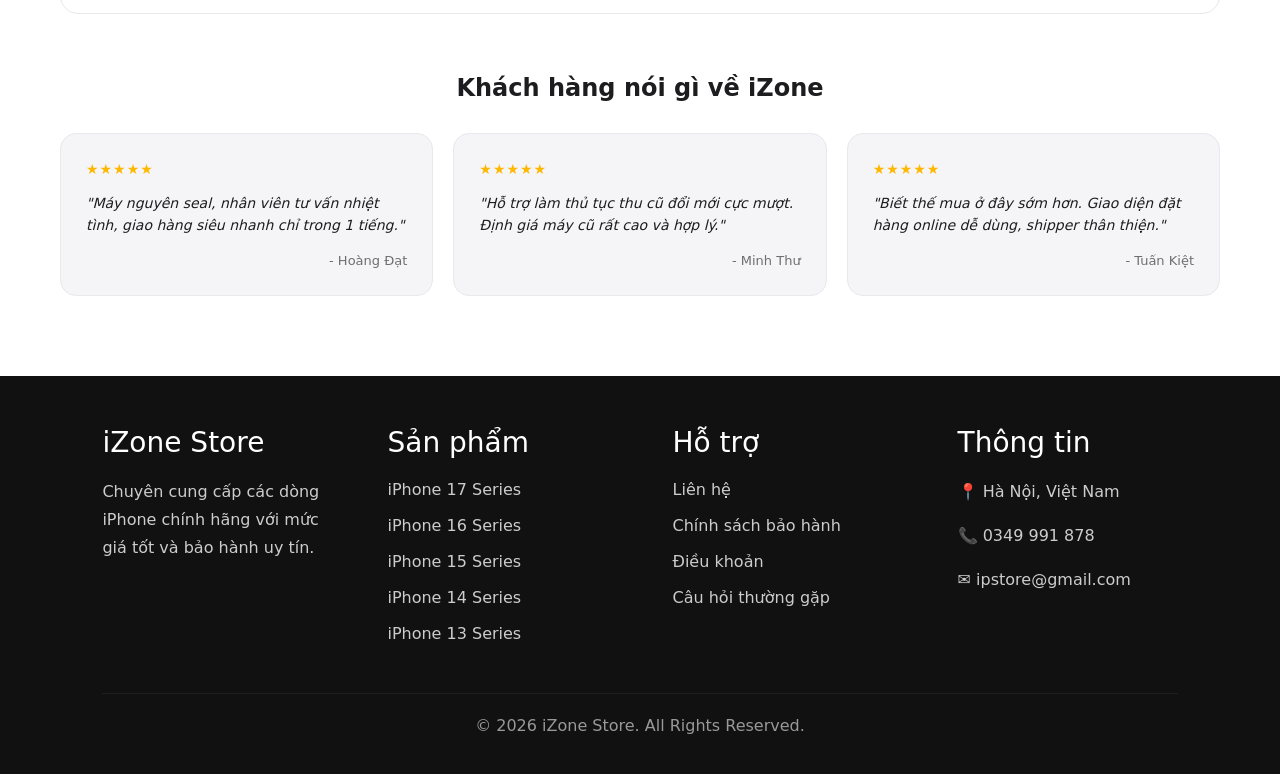
<file: home-15.html>
<!DOCTYPE html>
<html lang="en">

<head>
    <meta charset="UTF-8">
    <meta name="viewport" content="width=device-width, initial-scale=1.0">
    <title>Trang chủ</title>
    <link rel="stylesheet" href="./css/home.css">
    <link href="https://cdn.jsdelivr.net/npm/bootstrap@5.3.7/dist/css/bootstrap.min.css" rel="stylesheet">
</head>
<script src="https://cdn.jsdelivr.net/npm/bootstrap@5.3.7/dist/js/bootstrap.bundle.min.js"></script>

<body>

    <!-- ==========================================================================================
     
                                        NAVBAR

        ==================================================================================================-->
    <nav class="navbar navbar-expand-lg bg-white shadow-sm">
        <div class="container">

            <a class="navbar-brand fw-bold" href="index.html">
                 iZone
            </a>

            <button class="navbar-toggler" type="button" data-bs-toggle="collapse" data-bs-target="#navbarContent">
                <span class="navbar-toggler-icon"></span>
            </button>

            <div class="collapse navbar-collapse" id="navbarContent">

                <form class="d-flex mx-auto" style="width: 400px;">
                    <input class="form-control" type="search" placeholder="Tìm kiếm iPhone...">
                </form>

                <ul class="navbar-nav ms-auto align-items-center">

                    <li class="nav-item me-3">
                        <a class="nav-link" href="cart.html">
                            Giỏ hàng
                        </a>
                    </li>

                    <li class="nav-item dropdown">
                        <a class="nav-link dropdown-toggle" href="#" role="button" data-bs-toggle="dropdown">
                            Tài khoản
                        </a>

                        <ul class="dropdown-menu dropdown-menu-end">
                            <li>
                                <a class="dropdown-item" href="login.html">
                                    Đăng nhập
                                </a>
                            </li>

                            <li>
                                <a class="dropdown-item" href="sign-up.html">
                                    Đăng ký
                                </a>
                            </li>
                        </ul>

                    </li>

                </ul>

            </div>

        </div>
    </nav>


    <!-- ======================================================================================================
                                          BANNER
        ========================================================================================================== -->

    <div id="carouselExampleCaptions" class="carousel slide" data-bs-ride="carousel">
        <div class="carousel-indicators">
            <button type="button" data-bs-target="#carouselExampleCaptions" data-bs-slide-to="0"
                class="active"></button>
            <button type="button" data-bs-target="#carouselExampleCaptions" data-bs-slide-to="1"></button>
            <button type="button" data-bs-target="#carouselExampleCaptions" data-bs-slide-to="2"></button>
            <button type="button" data-bs-target="#carouselExampleCaptions" data-bs-slide-to="3"></button>
        </div>

        <div class="carousel-inner">
            <div class="carousel-item active">
                <div class="banner-split-17">
                    <div class="banner-text">
                        <h2>iPhone 17</h2>
                        <p>Rực rỡ sắc màu. Đột phá cấu hình</p>
                    </div>
                    <div class="banner-img-17">
                        <img src="./img/anh-iphone-17-th.jpg" alt="" />
                    </div>
                </div>
            </div>

            <div class="carousel-item">
                <div class="banner-split-17e">
                    <div class="banner-text">
                        <h2>iPhone 17e</h2>
                        <p>Giá vừa tầm. Trải nghiệm xứng tầm</p>
                    </div>
                    <div class="banner-img-17e">
                        <img src="./img/iphone-17e-thong-so.jpg" alt="" />
                    </div>
                </div>
            </div>

            <div class="carousel-item">
                <div class="banner-split-air">
                    <div class="banner-text">
                        <h2>iPhone Air</h2>
                        <p>Mỏng như không khí. Mạnh mẽ không tưởng</p>
                    </div>
                    <div class="banner-img-air">
                        <img src="./img/s-l1600 (2).webp" alt="" />
                    </div>
                </div>
            </div>

            <div class="carousel-item">
                <div class="banner-split-17prmx">
                    <div class="banner-text">
                        <h2>iPhone 17 Pro Max</h2>
                        <p>Titan sa mạc. Đỉnh cao công nghệ</p>
                    </div>
                    <div class="banner-img-17prmx">
                        <img src="./img/anh-iphone-17-51.jpg" alt="" />
                    </div>
                </div>
            </div>
        </div>


        <button class="carousel-control-prev" type="button" data-bs-target="#carouselExampleCaptions"
            data-bs-slide="prev">
            <span class="carousel-control-prev-icon"></span>
        </button>

        <button class="carousel-control-next" type="button" data-bs-target="#carouselExampleCaptions"
            data-bs-slide="next">
            <span class="carousel-control-next-icon"></span>
        </button>
    </div>













    <!-- ================================================================================================================
   
                                                     NỘI DUNG CHÍNH
        ====================================================================================================================-->

    <div class="explore-header-box">
        <h2>Khám phá iPhone</h2>
        <p>Chọn dòng sản phẩm phù hợp với bạn</p>
    </div>

    <div class="product-filter-section">
        <div class="section-title-box1">
            <h4>iPhone</h4>
        </div>
        <div class="filter-buttons">
            <a href="index.html" class="btn-filter">iPhone 17 Series</a>
            <a href="home-16.html" class="btn-filter">iPhone 16 Series</a>
            <a href="home-15.html" class="btn-filter active">iPhone 15 Series</a>
            <a href="home-14.html" class="btn-filter">iPhone 14 Series</a>
            <a href="home-13.html" class="btn-filter">iPhone 13 Series</a>
        </div>
    </div>





    <div class="filter-criteria-container">
        <h3 class="filter-criteria-title">Chọn theo tiêu chí</h3>

        <div class="filter-criteria-wrapper">
            <button type="button" class="btn-criterion-outline-red">
                <span class="criterion-icon">▼</span> Bộ lọc
            </button>

            <button type="button" class="btn-criterion-gray">
                <span class="criterion-icon">🚚</span> Sẵn hàng
            </button>

            <button type="button" class="btn-criterion-gray">
                <span class="criterion-icon">🛒</span> Hàng mới về
            </button>

            <div class="dropdown">
                <button class="btn-criterion-gray dropdown-toggle" type="button" data-bs-toggle="dropdown"
                    data-bs-auto-close="outside">
                    Bộ nhớ trong <span class="criterion-arrow">⋁</span>
                </button>
                <div class="dropdown-menu filter-spec-menu shadow">
                    <div class="spec-buttons-grid">
                        <button type="button" class="btn-spec-option">512 GB</button>
                        <button type="button" class="btn-spec-option">256 GB</button>
                        <button type="button" class="btn-spec-option">2 TB</button>
                        <button type="button" class="btn-spec-option">1 TB</button>
                        <button type="button" class="btn-spec-option">128 GB</button>
                        <button type="button" class="btn-spec-option">64 GB</button>
                    </div>
                    <div class="filter-action-row">
                        <button type="button" class="btn-action-close" data-bs-toggle="dropdown">Đóng</button>
                        <a href="link ở đây" class="btn-action-submit">Xem kết quả</a>
                    </div>
                </div>
            </div>

            <div class="dropdown">
                <button class="btn-criterion-gray dropdown-toggle" type="button" data-bs-toggle="dropdown"
                    data-bs-auto-close="outside">
                    Dung lượng RAM <span class="criterion-arrow">⋁</span>
                </button>
                <div class="dropdown-menu filter-spec-menu shadow">
                    <div class="spec-buttons-grid">
                        <button type="button" class="btn-spec-option">8 GB</button>
                        <button type="button" class="btn-spec-option">12 GB</button>
                        <button type="button" class="btn-spec-option">16 GB</button>
                    </div>
                    <div class="filter-action-row">
                        <button type="button" class="btn-action-close" data-bs-toggle="dropdown">Đóng</button>
                        <a href="link ở đây" class="btn-action-submit">Xem kết quả</a>
                    </div>
                </div>
            </div>

            <div class="dropdown">
                <button class="btn-criterion-gray dropdown-toggle" type="button" data-bs-toggle="dropdown"
                    data-bs-auto-close="outside">
                    Tính năng camera <span class="criterion-arrow">⋁</span>
                </button>
                <div class="dropdown-menu filter-spec-menu shadow">
                    <div class="spec-buttons-grid">
                        <button type="button" class="btn-spec-option">Chụp macro</button>
                        <button type="button" class="btn-spec-option">Chụp xóa phông</button>
                        <button type="button" class="btn-spec-option">Chụp góc rộng</button>
                        <button type="button" class="btn-spec-option">Quay video 4K</button>
                        <button type="button" class="btn-spec-option">Chống rung</button>
                        <button type="button" class="btn-spec-option">Chụp Zoom xa</button>
                        <button type="button" class="btn-spec-option">Quay video 8K</button>
                        <button type="button" class="btn-spec-option">Camera AI</button>
                        <button type="button" class="btn-spec-option">Chụp ảnh chuyển động</button>
                        <button type="button" class="btn-spec-option">Chụp đêm</button>
                    </div>
                    <div class="filter-action-row">
                        <button type="button" class="btn-action-close" data-bs-toggle="dropdown">Đóng</button>
                        <a href="link ở đây" class="btn-action-submit">Xem kết quả</a>
                    </div>
                </div>
            </div>

            <div class="dropdown">
                <button class="btn-criterion-gray dropdown-toggle" type="button" data-bs-toggle="dropdown"
                    data-bs-auto-close="outside">
                    Kiểu màn hình <span class="criterion-arrow">⋁</span>
                </button>
                <div class="dropdown-menu filter-spec-menu shadow">
                    <div class="spec-buttons-grid">
                        <button type="button" class="btn-spec-option">Dynamic Island</button>
                        <button type="button" class="btn-spec-option">Tai thỏ</button>
                    </div>
                    <div class="filter-action-row">
                        <button type="button" class="btn-action-close" data-bs-toggle="dropdown">Đóng</button>
                        <a href="link ở đây" class="btn-action-submit">Xem kết quả</a>
                    </div>
                </div>
            </div>

            <div class="dropdown">
                <button class="btn-criterion-gray dropdown-toggle" type="button" data-bs-toggle="dropdown"
                    data-bs-auto-close="outside">
                    Tần số quét <span class="criterion-arrow">⋁</span>
                </button>
                <div class="dropdown-menu filter-spec-menu shadow">
                    <div class="spec-buttons-grid">
                        <button type="button" class="btn-spec-option">60Hz</button>
                        <button type="button" class="btn-spec-option">120Hz</button>
                    </div>
                    <div class="filter-action-row">
                        <button type="button" class="btn-action-close" data-bs-toggle="dropdown">Đóng</button>
                        <a href="link ở đây" class="btn-action-submit">Xem kết quả</a>
                    </div>
                </div>
            </div>

        </div>
    </div>







    <div class="section-title-box">
        <h3>⭐ Sản phẩm nổi bật</h3>
    </div>

    <div class="product-grid">

        <!-- iPhone 15 Plus 128GB -->
        <a href="./detail/product-detail.html?id=15plus-128" class="product-card">
            <div class="card-img">
                <img src="./img/ip15-thg-pink.webp" alt="iPhone 15 Plus 128GB">
            </div>

            <h3>iPhone 15 Plus 128GB</h3>
            <p class="card-version">Chính hãng VN/A</p>

            <div class="card-rating">
                <span class="stars">★★★★★</span>
                <span class="rating-text">4.9 (61)</span>
            </div>

            <div class="card-sold">Đã bán 214</div>

            <div class="card-price-box">
                <span class="price-current">20.990.000đ</span>
                <span class="price-old">22.990.000đ</span>
            </div>

            <div class="card-specs">
                <span>6.7"</span>
                <span>6GB</span>
                <span>128GB</span>
            </div>

            <div class="card-feature">
                A16 Bionic • OLED Super Retina XDR
            </div>

            <div class="card-installment">
                Trả góp 0% • 0đ phụ phí • Trả trước từ 0đ • Kỳ hạn đến 6 tháng
            </div>
        </a>

        <!-- iPhone 15 Pro Max 512GB -->
        <a href="./detail/product-detail.html?id=15promax-512" class="product-card">
            <div class="card-img">
                <img src="./img/ip15-promax-titan.webp" alt="iPhone 15 Pro Max 512GB">
            </div>

            <h3>iPhone 15 Pro Max 512GB</h3>
            <p class="card-version">Chính hãng VN/A</p>

            <div class="card-rating">
                <span class="stars">★★★★★</span>
                <span class="rating-text">4.9 (132)</span>
            </div>

            <div class="card-sold">Đã bán 618</div>

            <div class="card-price-box">
                <span class="price-current">36.990.000đ</span>
                <span class="price-old">39.990.000đ</span>
            </div>

            <div class="card-specs">
                <span>6.7"</span>
                <span>8GB</span>
                <span>512GB</span>
            </div>

            <div class="card-feature">
                A17 Pro • ProMotion 120Hz
            </div>

            <div class="card-installment">
                Trả góp 0% • 0đ phụ phí • Trả trước từ 0đ • Kỳ hạn đến 6 tháng
            </div>
        </a>

        <!-- iPhone 15 256GB -->
        <a href="./detail/product-detail.html?id=15-256" class="product-card">
            <div class="card-img">
                <img src="./img/ip15-thg-green.webp" alt="iPhone 15 256GB">
            </div>

            <h3>iPhone 15 256GB</h3>
            <p class="card-version">Chính hãng VN/A</p>

            <div class="card-rating">
                <span class="stars">★★★★★</span>
                <span class="rating-text">4.8 (74)</span>
            </div>

            <div class="card-sold">Đã bán 286</div>

            <div class="card-price-box">
                <span class="price-current">18.990.000đ</span>
                <span class="price-old">20.990.000đ</span>
            </div>

            <div class="card-specs">
                <span>6.1"</span>
                <span>6GB</span>
                <span>256GB</span>
            </div>

            <div class="card-feature">
                A16 Bionic • OLED Super Retina XDR
            </div>

            <div class="card-installment">
                Trả góp 0% • 0đ phụ phí • Trả trước từ 0đ • Kỳ hạn đến 6 tháng
            </div>
        </a>

        <!-- iPhone 15 Pro 1TB -->
        <a href="./detail/product-detail.html?id=15pro-1tb" class="product-card">
            <div class="card-img">
                <img src="./img/ip15-promax-titan.webp" alt="iPhone 15 Pro 1TB">
            </div>

            <h3>iPhone 15 Pro 1TB</h3>
            <p class="card-version">Chính hãng VN/A</p>

            <div class="card-rating">
                <span class="stars">★★★★★</span>
                <span class="rating-text">4.9 (101)</span>
            </div>

            <div class="card-sold">Đã bán 401</div>

            <div class="card-price-box">
                <span class="price-current">37.990.000đ</span>
                <span class="price-old">40.990.000đ</span>
            </div>

            <div class="card-specs">
                <span>6.1"</span>
                <span>8GB</span>
                <span>1TB</span>
            </div>

            <div class="card-feature">
                A17 Pro • ProMotion 120Hz
            </div>

            <div class="card-installment">
                Trả góp 0% • 0đ phụ phí • Trả trước từ 0đ • Kỳ hạn đến 6 tháng
            </div>
        </a>

        <!-- iPhone 15 128GB -->
        <a href="./detail/product-detail.html?id=15-128" class="product-card">
            <div class="card-img">
                <img src="./img/ip15-thg-green.webp" alt="iPhone 15 128GB">
            </div>

            <h3>iPhone 15 128GB</h3>
            <p class="card-version">Chính hãng VN/A</p>

            <div class="card-rating">
                <span class="stars">★★★★★</span>
                <span class="rating-text">4.8 (69)</span>
            </div>

            <div class="card-sold">Đã bán 248</div>

            <div class="card-price-box">
                <span class="price-current">16.990.000đ</span>
                <span class="price-old">18.990.000đ</span>
            </div>

            <div class="card-specs">
                <span>6.1"</span>
                <span>6GB</span>
                <span>128GB</span>
            </div>

            <div class="card-feature">
                A16 Bionic • OLED Super Retina XDR
            </div>

            <div class="card-installment">
                Trả góp 0% • 0đ phụ phí • Trả trước từ 0đ • Kỳ hạn đến 6 tháng
            </div>
        </a>

        <!-- iPhone 15 Plus 512GB -->
        <a href="./detail/product-detail.html?id=15plus-512" class="product-card">
            <div class="card-img">
                <img src="./img/ip15-thg-pink.webp" alt="iPhone 15 Plus 512GB">
            </div>

            <h3>iPhone 15 Plus 512GB</h3>
            <p class="card-version">Chính hãng VN/A</p>

            <div class="card-rating">
                <span class="stars">★★★★★</span>
                <span class="rating-text">4.8 (56)</span>
            </div>

            <div class="card-sold">Đã bán 189</div>

            <div class="card-price-box">
                <span class="price-current">27.990.000đ</span>
                <span class="price-old">30.990.000đ</span>
            </div>

            <div class="card-specs">
                <span>6.7"</span>
                <span>6GB</span>
                <span>512GB</span>
            </div>

            <div class="card-feature">
                A16 Bionic • OLED Super Retina XDR
            </div>

            <div class="card-installment">
                Trả góp 0% • 0đ phụ phí • Trả trước từ 0đ • Kỳ hạn đến 6 tháng
            </div>
        </a>

        <!-- iPhone 15 Pro 256GB -->
        <a href="./detail/product-detail.html?id=15pro-256" class="product-card">
            <div class="card-img">
                <img src="./img/ip15-promax-titan.webp" alt="iPhone 15 Pro 256GB">
            </div>

            <h3>iPhone 15 Pro 256GB</h3>
            <p class="card-version">Chính hãng VN/A</p>

            <div class="card-rating">
                <span class="stars">★★★★★</span>
                <span class="rating-text">4.9 (92)</span>
            </div>

            <div class="card-sold">Đã bán 352</div>

            <div class="card-price-box">
                <span class="price-current">27.990.000đ</span>
                <span class="price-old">30.990.000đ</span>
            </div>

            <div class="card-specs">
                <span>6.1"</span>
                <span>8GB</span>
                <span>256GB</span>
            </div>

            <div class="card-feature">
                A17 Pro • ProMotion 120Hz
            </div>

            <div class="card-installment">
                Trả góp 0% • 0đ phụ phí • Trả trước từ 0đ • Kỳ hạn đến 6 tháng
            </div>
        </a>

        <!-- iPhone 15 Pro Max 256GB -->
        <a href="./detail/product-detail.html?id=15promax-256" class="product-card">
            <div class="card-img">
                <img src="./img/ip15-promax-titan.webp" alt="iPhone 15 Pro Max 256GB">
            </div>

            <h3>iPhone 15 Pro Max 256GB</h3>
            <p class="card-version">Chính hãng VN/A</p>

            <div class="card-rating">
                <span class="stars">★★★★★</span>
                <span class="rating-text">4.9 (118)</span>
            </div>

            <div class="card-sold">Đã bán 521</div>

            <div class="card-price-box">
                <span class="price-current">32.990.000đ</span>
                <span class="price-old">35.990.000đ</span>
            </div>

            <div class="card-specs">
                <span>6.7"</span>
                <span>8GB</span>
                <span>256GB</span>
            </div>

            <div class="card-feature">
                A17 Pro • ProMotion 120Hz
            </div>

            <div class="card-installment">
                Trả góp 0% • 0đ phụ phí • Trả trước từ 0đ • Kỳ hạn đến 6 tháng
            </div>
        </a>

        <!-- iPhone 15 512GB -->
        <a href="./detail/product-detail.html?id=15-512" class="product-card">
            <div class="card-img">
                <img src="./img/ip15-thg-green.webp" alt="iPhone 15 512GB">
            </div>

            <h3>iPhone 15 512GB</h3>
            <p class="card-version">Chính hãng VN/A</p>

            <div class="card-rating">
                <span class="stars">★★★★★</span>
                <span class="rating-text">4.8 (77)</span>
            </div>

            <div class="card-sold">Đã bán 305</div>

            <div class="card-price-box">
                <span class="price-current">23.990.000đ</span>
                <span class="price-old">26.990.000đ</span>
            </div>

            <div class="card-specs">
                <span>6.1"</span>
                <span>6GB</span>
                <span>512GB</span>
            </div>

            <div class="card-feature">
                A16 Bionic • OLED Super Retina XDR
            </div>

            <div class="card-installment">
                Trả góp 0% • 0đ phụ phí • Trả trước từ 0đ • Kỳ hạn đến 6 tháng
            </div>
        </a>

    </div>











    <!--========================================================================================================
                  AI + BEST SELLER + PHỤ KIỆN
                ================================================================================================== -->



    <div class="middle-ad-banner">
        <div class="ad-banner-content">
            <p class="ad-sub">Hệ sinh thái đỉnh cao</p>
            <h2>Apple Intelligence Đã Sẵn Sàng</h2>
            <p class="ad-desc">Trải nghiệm trí tuệ nhân tạo vượt trội thế hệ mới ngay trên iPhone của bạn.</p>
            <a href="link ở đây" class="btn-ad-buy">Khám phá ngay</a>
        </div>
    </div>




    <div class="section-title-box">
        <h3>Phụ kiện Apple khuyên dùng</h3>
    </div>
    <div class="product-grid">
        <div class="product-card">
            <div class="card-img">
                <img src="./img/s-l1600 (2).webp" alt="Ốp lưng MagSafe">
            </div>
            <h3>Ốp lưng Silicone MagSafe</h3>
            <div class="card-stars">★★★★☆ <span>(95)</span></div>
            <div class="card-sold">Đã bán 1.1k</div>
            <p class="card-price">1.390.000đ</p>
            <a href="link ở đây" class="btn-card-buy">Mua ngay</a>
        </div>
        <div class="product-card">
            <div class="card-tag-hot">HOT</div>
            <div class="card-img">
                <img src="./img/iphone-17e-thong-so.jpg" alt="Sạc 25W">
            </div>
            <h3>Sạc nhanh Apple 25W USB-C</h3>
            <div class="card-stars">★★★★★ <span>(410)</span></div>
            <div class="card-sold">Đã bán 5.6k</div>
            <p class="card-price">650.000đ</p>
            <a href="link ở đây" class="btn-card-buy">Mua ngay</a>
        </div>
    </div>













    <!-- =====================================================================
  CHUONG TRINH SALE
  ====================================================================== -->
    <div class="promo-section">
        <div class="promo-container">
            <div class="promo-banner trade-in-banner">
                <div class="promo-text">
                    <span>Chương trình đặc biệt</span>
                    <h4>Thu Cũ Đổi Mới</h4>
                    <p>Lên đời iPhone 17 Series tiết kiệm đến 50% giá trị máy.</p>
                    <a href="#">Tham gia ngay →</a>
                </div>
            </div>
            <div class="promo-banner installment-banner">
                <div class="promo-text">
                    <span>Giải pháp tài chính</span>
                    <h4>Trả Góp 0% Lãi Suất</h4>
                    <p>Thủ tục xét duyệt nhanh gọn trong 5 phút qua thẻ tín dụng.</p>
                    <a href="#">Tìm hiểu thêm →</a>
                </div>
            </div>
        </div>
    </div>

    <div class="services-section">
        <div class="services-container">
            <div class="service-box">
                <div class="service-icon">🚚</div>
                <h5>Giao hàng hỏa tốc</h5>
                <p>Miễn phí vận chuyển nội thành trong vòng 2 giờ.</p>
            </div>
            <div class="service-box">
                <div class="service-icon">🛡️</div>
                <h5>Bảo hành chính hãng</h5>
                <p>Yên tâm với gói bảo hành 1 đổi 1 trong 12 tháng.</p>
            </div>
            <div class="service-box">
                <div class="service-icon">💎</div>
                <h5>Hàng chuẩn Apple</h5>
                <p>Cam kết 100% sản phẩm phân phối chính hãng.</p>
            </div>
        </div>
    </div>

    <div class="reviews-section">
        <h4 class="section-title">Khách hàng nói gì về iZone</h4>
        <div class="reviews-container">
            <div class="review-card">
                <div class="stars">★★★★★</div>
                <p class="review-content">"Máy nguyên seal, nhân viên tư vấn nhiệt tình, giao hàng siêu nhanh chỉ trong
                    1 tiếng."</p>
                <span class="reviewer">- Hoàng Đạt</span>
            </div>
            <div class="review-card">
                <div class="stars">★★★★★</div>
                <p class="review-content">"Hỗ trợ làm thủ tục thu cũ đổi mới cực mượt. Định giá máy cũ rất cao và hợp
                    lý."</p>
                <span class="reviewer">- Minh Thư</span>
            </div>
            <div class="review-card">
                <div class="stars">★★★★★</div>
                <p class="review-content">"Biết thế mua ở đây sớm hơn. Giao diện đặt hàng online dễ dùng, shipper thân
                    thiện."</p>
                <span class="reviewer">- Tuấn Kiệt</span>
            </div>
        </div>
    </div>

</body>














<footer class="footer-home">

    <div class="footer-container">

        <div class="footer-column">
            <h3>iZone Store</h3>

            <p>Chuyên cung cấp các dòng iPhone chính hãng với mức giá tốt và bảo hành uy tín.</p>
        </div>

        <div class="footer-column">
            <h3>Sản phẩm</h3>

            <a href="index.html">iPhone 17 Series</a>
            <a href="home-16.html">iPhone 16 Series</a>
            <a href="home-15.html">iPhone 15 Series</a>
            <a href="home-14.html">iPhone 14 Series</a>
            <a href="home-13.html">iPhone 13 Series</a>
        </div>

        <div class="footer-column">
            <h3>Hỗ trợ</h3>

            <a href="#">Liên hệ</a>
            <a href="#">Chính sách bảo hành</a>
            <a href="#">Điều khoản</a>
            <a href="#">Câu hỏi thường gặp</a>
        </div>

        <div class="footer-column">
            <h3>Thông tin</h3>

            <p>📍 Hà Nội, Việt Nam</p>

            <p>📞 0349 991 878</p>

            <p>✉ ipstore@gmail.com</p>
        </div>

    </div>

    <hr>

    <p class="copyright">
        © 2026 iZone Store. All Rights Reserved.
    </p>

</footer>

</html>
</file>
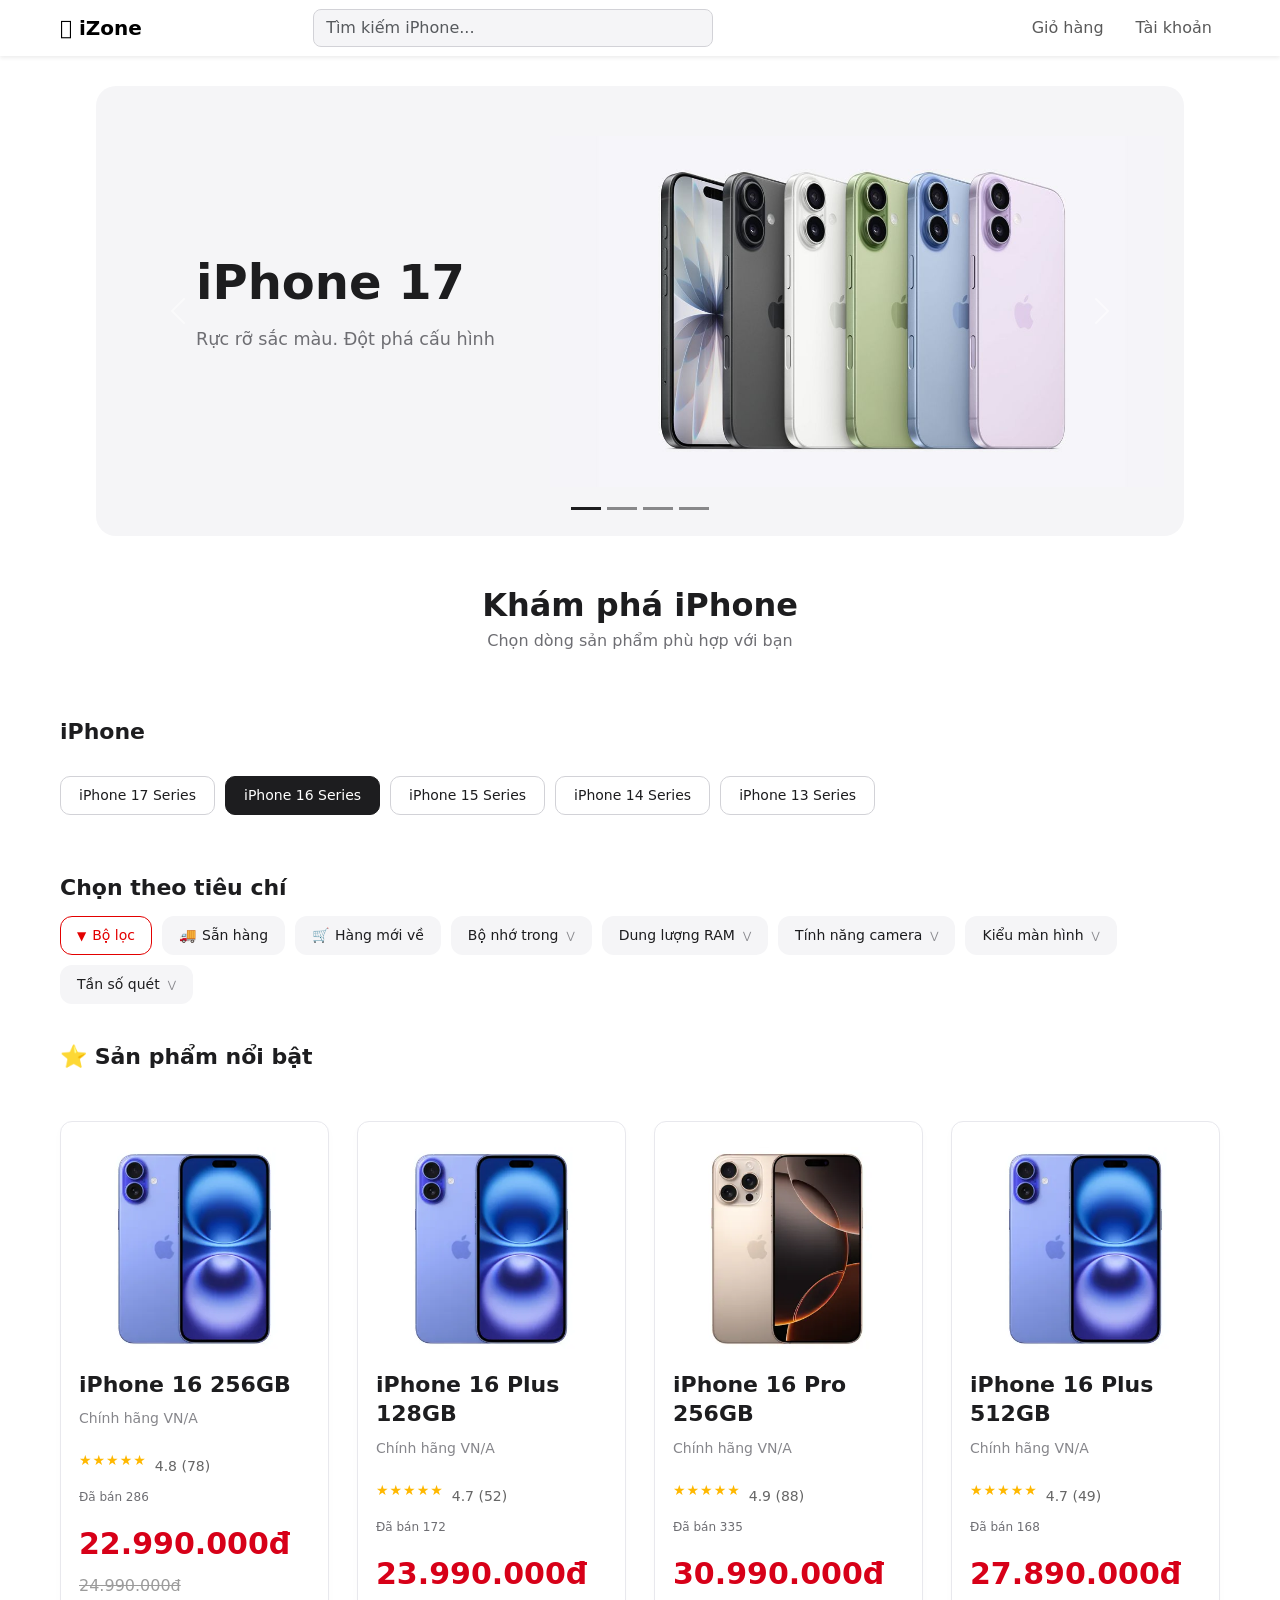
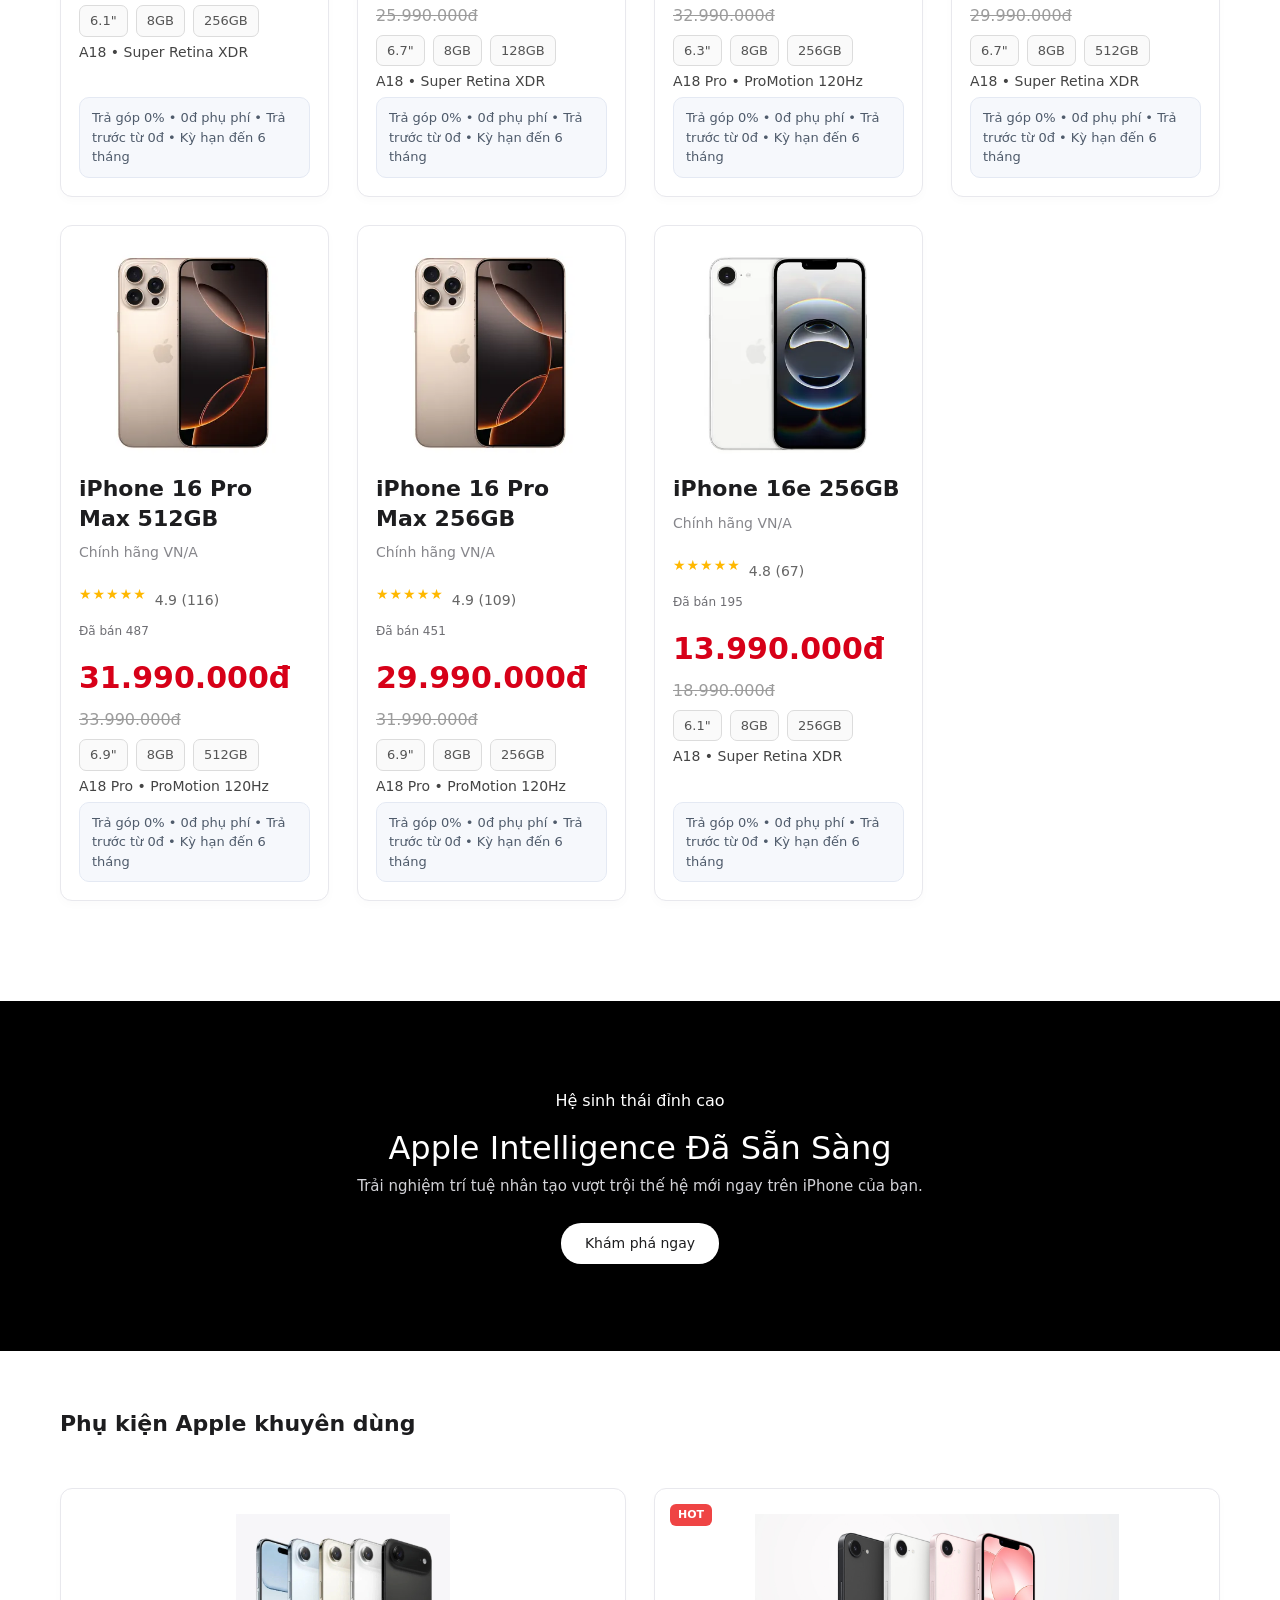
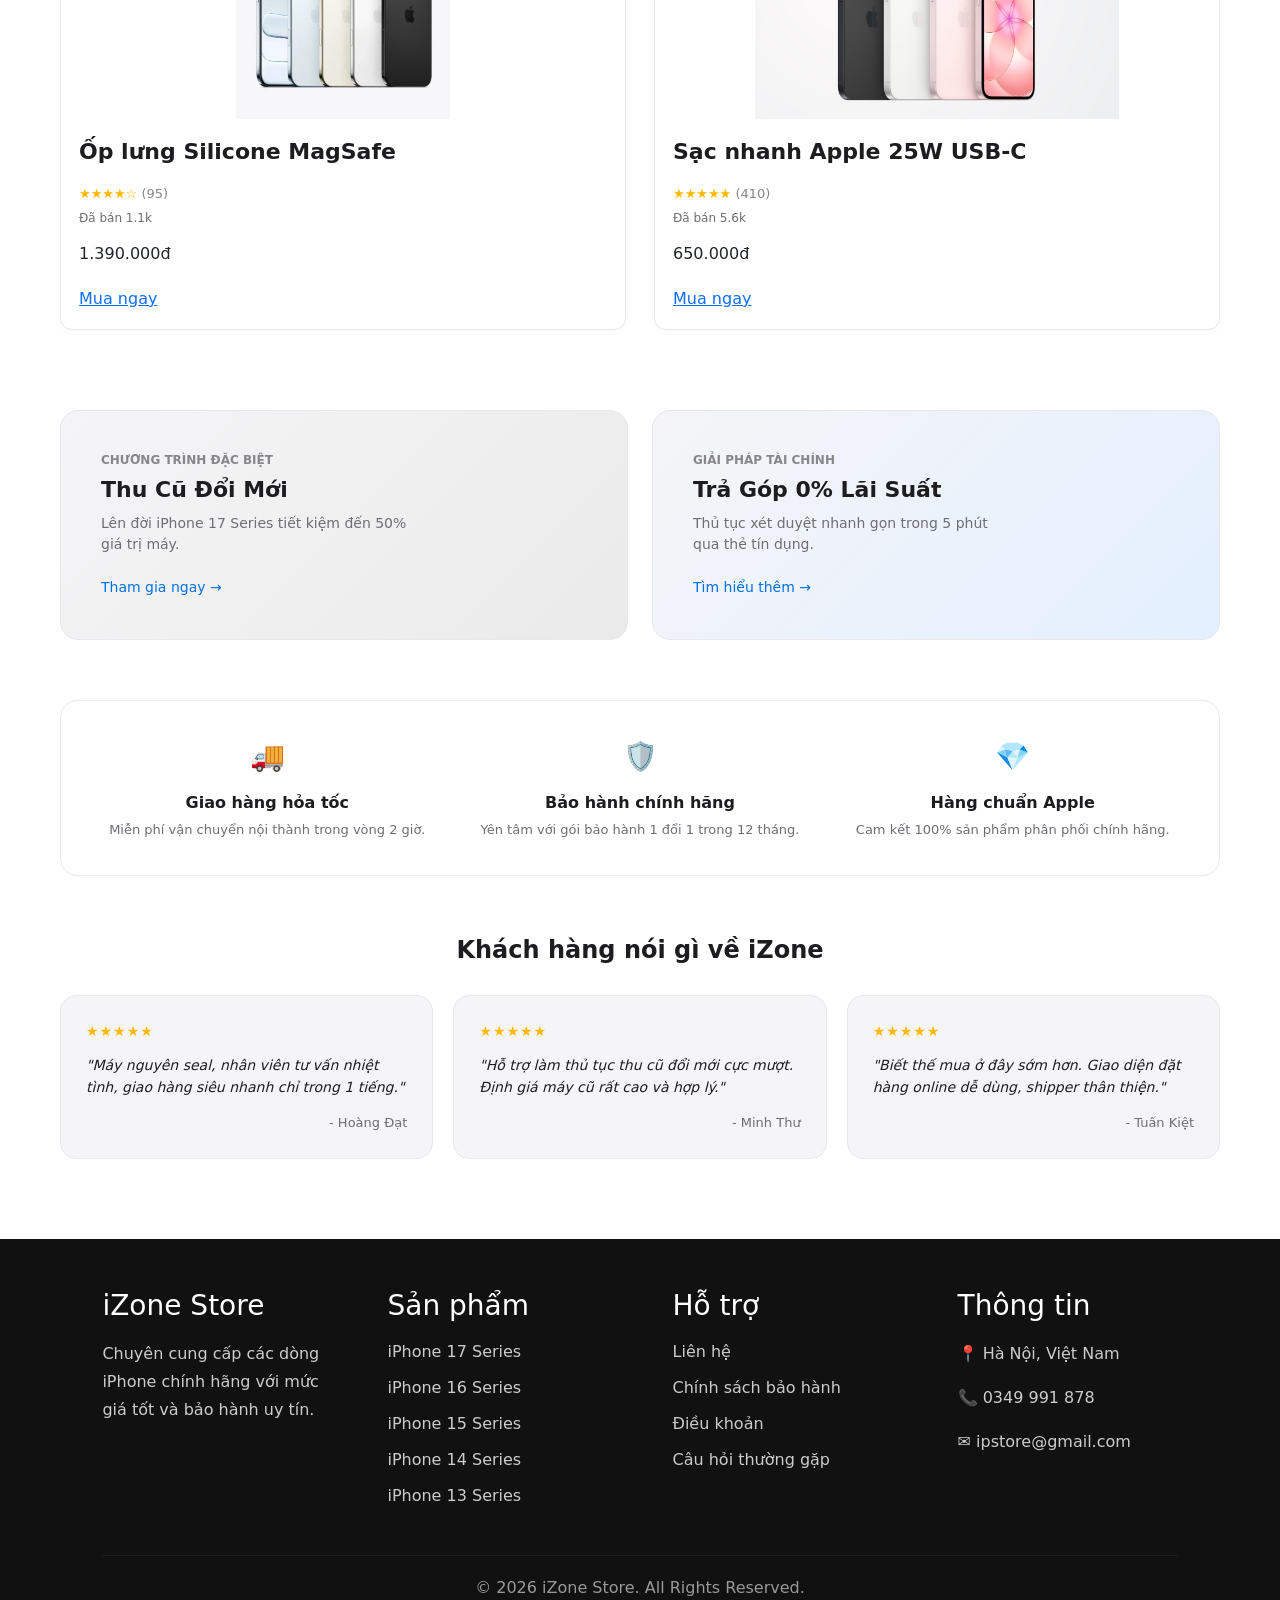
<file: home-16.html>
<!DOCTYPE html>
<html lang="en">

<head>
    <meta charset="UTF-8">
    <meta name="viewport" content="width=device-width, initial-scale=1.0">
    <title>Trang chủ</title>
    <link rel="stylesheet" href="./css/home.css">
    <link href="https://cdn.jsdelivr.net/npm/bootstrap@5.3.7/dist/css/bootstrap.min.css" rel="stylesheet">
</head>
<script src="https://cdn.jsdelivr.net/npm/bootstrap@5.3.7/dist/js/bootstrap.bundle.min.js"></script>

<body>

    <!-- ==========================================================================================
     
                                        NAVBAR

        ==================================================================================================-->
    <nav class="navbar navbar-expand-lg bg-white shadow-sm">
        <div class="container">

            <a class="navbar-brand fw-bold" href="index.html">
                 iZone
            </a>

            <button class="navbar-toggler" type="button" data-bs-toggle="collapse" data-bs-target="#navbarContent">
                <span class="navbar-toggler-icon"></span>
            </button>

            <div class="collapse navbar-collapse" id="navbarContent">

                <form class="d-flex mx-auto" style="width: 400px;">
                    <input class="form-control" type="search" placeholder="Tìm kiếm iPhone...">
                </form>

                <ul class="navbar-nav ms-auto align-items-center">

                    <li class="nav-item me-3">
                        <a class="nav-link" href="cart.html">
                            Giỏ hàng
                        </a>
                    </li>

                    <li class="nav-item dropdown">
                        <a class="nav-link dropdown-toggle" href="#" role="button" data-bs-toggle="dropdown">
                            Tài khoản
                        </a>

                        <ul class="dropdown-menu dropdown-menu-end">
                            <li>
                                <a class="dropdown-item" href="login.html">
                                    Đăng nhập
                                </a>
                            </li>

                            <li>
                                <a class="dropdown-item" href="sign-up.html">
                                    Đăng ký
                                </a>
                            </li>
                        </ul>

                    </li>

                </ul>

            </div>

        </div>
    </nav>











    <!-- ======================================================================================================
                                          BANNER
        ========================================================================================================== -->









    <div id="carouselExampleCaptions" class="carousel slide" data-bs-ride="carousel">
        <div class="carousel-indicators">
            <button type="button" data-bs-target="#carouselExampleCaptions" data-bs-slide-to="0"
                class="active"></button>
            <button type="button" data-bs-target="#carouselExampleCaptions" data-bs-slide-to="1"></button>
            <button type="button" data-bs-target="#carouselExampleCaptions" data-bs-slide-to="2"></button>
            <button type="button" data-bs-target="#carouselExampleCaptions" data-bs-slide-to="3"></button>
        </div>

        <div class="carousel-inner">
            <div class="carousel-item active">
                <div class="banner-split-17">
                    <div class="banner-text">
                        <h2>iPhone 17</h2>
                        <p>Rực rỡ sắc màu. Đột phá cấu hình</p>
                    </div>
                    <div class="banner-img-17">
                        <img src="./img/anh-iphone-17-th.jpg" alt="" />
                    </div>
                </div>
            </div>

            <div class="carousel-item">
                <div class="banner-split-17e">
                    <div class="banner-text">
                        <h2>iPhone 17e</h2>
                        <p>Giá vừa tầm. Trải nghiệm xứng tầm</p>
                    </div>
                    <div class="banner-img-17e">
                        <img src="./img/iphone-17e-thong-so.jpg" alt="" />
                    </div>
                </div>
            </div>

            <div class="carousel-item">
                <div class="banner-split-air">
                    <div class="banner-text">
                        <h2>iPhone Air</h2>
                        <p>Mỏng như không khí. Mạnh mẽ không tưởng</p>
                    </div>
                    <div class="banner-img-air">
                        <img src="./img/s-l1600 (2).webp" alt="" />
                    </div>
                </div>
            </div>

            <div class="carousel-item">
                <div class="banner-split-17prmx">
                    <div class="banner-text">
                        <h2>iPhone 17 Pro Max</h2>
                        <p>Titan sa mạc. Đỉnh cao công nghệ</p>
                    </div>
                    <div class="banner-img-17prmx">
                        <img src="./img/anh-iphone-17-51.jpg" alt="" />
                    </div>
                </div>
            </div>
        </div>


        <button class="carousel-control-prev" type="button" data-bs-target="#carouselExampleCaptions"
            data-bs-slide="prev">
            <span class="carousel-control-prev-icon"></span>
        </button>

        <button class="carousel-control-next" type="button" data-bs-target="#carouselExampleCaptions"
            data-bs-slide="next">
            <span class="carousel-control-next-icon"></span>
        </button>
    </div>















    <!-- ================================================================================================================
   
                                                     NỘI DUNG CHÍNH
        ====================================================================================================================-->














    <div class="explore-header-box">
        <h2>Khám phá iPhone</h2>
        <p>Chọn dòng sản phẩm phù hợp với bạn</p>
    </div>

    <div class="product-filter-section">
        <div class="section-title-box1">
            <h4>iPhone</h4>
        </div>
        <div class="filter-buttons">
            <a href="index.html" class="btn-filter">iPhone 17 Series</a>
            <a href="home-16.html" class="btn-filter active">iPhone 16 Series</a>
            <a href="home-15.html" class="btn-filter">iPhone 15 Series</a>
            <a href="home-14.html" class="btn-filter">iPhone 14 Series</a>
            <a href="home-13.html" class="btn-filter">iPhone 13 Series</a>
        </div>
    </div>


    <div class="filter-criteria-container">
        <h3 class="filter-criteria-title">Chọn theo tiêu chí</h3>

        <div class="filter-criteria-wrapper">
            <button type="button" class="btn-criterion-outline-red">
                <span class="criterion-icon">▼</span> Bộ lọc
            </button>

            <button type="button" class="btn-criterion-gray">
                <span class="criterion-icon">🚚</span> Sẵn hàng
            </button>

            <button type="button" class="btn-criterion-gray">
                <span class="criterion-icon">🛒</span> Hàng mới về
            </button>

            <div class="dropdown">
                <button class="btn-criterion-gray dropdown-toggle" type="button" data-bs-toggle="dropdown"
                    data-bs-auto-close="outside">
                    Bộ nhớ trong <span class="criterion-arrow">⋁</span>
                </button>
                <div class="dropdown-menu filter-spec-menu shadow">
                    <div class="spec-buttons-grid">
                        <button type="button" class="btn-spec-option">512 GB</button>
                        <button type="button" class="btn-spec-option">256 GB</button>
                        <button type="button" class="btn-spec-option">2 TB</button>
                        <button type="button" class="btn-spec-option">1 TB</button>
                        <button type="button" class="btn-spec-option">128 GB</button>
                        <button type="button" class="btn-spec-option">64 GB</button>
                    </div>
                    <div class="filter-action-row">
                        <button type="button" class="btn-action-close" data-bs-toggle="dropdown">Đóng</button>
                        <a href="link ở đây" class="btn-action-submit">Xem kết quả</a>
                    </div>
                </div>
            </div>

            <div class="dropdown">
                <button class="btn-criterion-gray dropdown-toggle" type="button" data-bs-toggle="dropdown"
                    data-bs-auto-close="outside">
                    Dung lượng RAM <span class="criterion-arrow">⋁</span>
                </button>
                <div class="dropdown-menu filter-spec-menu shadow">
                    <div class="spec-buttons-grid">
                        <button type="button" class="btn-spec-option">8 GB</button>
                        <button type="button" class="btn-spec-option">12 GB</button>
                        <button type="button" class="btn-spec-option">16 GB</button>
                    </div>
                    <div class="filter-action-row">
                        <button type="button" class="btn-action-close" data-bs-toggle="dropdown">Đóng</button>
                        <a href="link ở đây" class="btn-action-submit">Xem kết quả</a>
                    </div>
                </div>
            </div>

            <div class="dropdown">
                <button class="btn-criterion-gray dropdown-toggle" type="button" data-bs-toggle="dropdown"
                    data-bs-auto-close="outside">
                    Tính năng camera <span class="criterion-arrow">⋁</span>
                </button>
                <div class="dropdown-menu filter-spec-menu shadow">
                    <div class="spec-buttons-grid">
                        <button type="button" class="btn-spec-option">Chụp macro</button>
                        <button type="button" class="btn-spec-option">Chụp xóa phông</button>
                        <button type="button" class="btn-spec-option">Chụp góc rộng</button>
                        <button type="button" class="btn-spec-option">Quay video 4K</button>
                        <button type="button" class="btn-spec-option">Chống rung</button>
                        <button type="button" class="btn-spec-option">Chụp Zoom xa</button>
                        <button type="button" class="btn-spec-option">Quay video 8K</button>
                        <button type="button" class="btn-spec-option">Camera AI</button>
                        <button type="button" class="btn-spec-option">Chụp ảnh chuyển động</button>
                        <button type="button" class="btn-spec-option">Chụp đêm</button>
                    </div>
                    <div class="filter-action-row">
                        <button type="button" class="btn-action-close" data-bs-toggle="dropdown">Đóng</button>
                        <a href="link ở đây" class="btn-action-submit">Xem kết quả</a>
                    </div>
                </div>
            </div>

            <div class="dropdown">
                <button class="btn-criterion-gray dropdown-toggle" type="button" data-bs-toggle="dropdown"
                    data-bs-auto-close="outside">
                    Kiểu màn hình <span class="criterion-arrow">⋁</span>
                </button>
                <div class="dropdown-menu filter-spec-menu shadow">
                    <div class="spec-buttons-grid">
                        <button type="button" class="btn-spec-option">Dynamic Island</button>
                        <button type="button" class="btn-spec-option">Tai thỏ</button>
                    </div>
                    <div class="filter-action-row">
                        <button type="button" class="btn-action-close" data-bs-toggle="dropdown">Đóng</button>
                        <a href="link ở đây" class="btn-action-submit">Xem kết quả</a>
                    </div>
                </div>
            </div>

            <div class="dropdown">
                <button class="btn-criterion-gray dropdown-toggle" type="button" data-bs-toggle="dropdown"
                    data-bs-auto-close="outside">
                    Tần số quét <span class="criterion-arrow">⋁</span>
                </button>
                <div class="dropdown-menu filter-spec-menu shadow">
                    <div class="spec-buttons-grid">
                        <button type="button" class="btn-spec-option">60Hz</button>
                        <button type="button" class="btn-spec-option">120Hz</button>
                    </div>
                    <div class="filter-action-row">
                        <button type="button" class="btn-action-close" data-bs-toggle="dropdown">Đóng</button>
                        <a href="link ở đây" class="btn-action-submit">Xem kết quả</a>
                    </div>
                </div>
            </div>

        </div>
    </div>

    <div class="section-title-box">
        <h3>⭐ Sản phẩm nổi bật</h3>
    </div>

    <div class="product-grid">

        <!-- iPhone 16 256GB -->
        <a href="./detail/product-detail.html?id=16-256" class="product-card">

            <div class="card-img">
                <img src="./img/ip16-thg-blue.webp" alt="iPhone 16 256GB">
            </div>

            <h3>iPhone 16 256GB</h3>
            <p class="card-version">Chính hãng VN/A</p>

            <div class="card-rating">
                <span class="stars">★★★★★</span>
                <span class="rating-text">4.8 (78)</span>
            </div>

            <div class="card-sold">Đã bán 286</div>

            <div class="card-price-box">
                <span class="price-current">22.990.000đ</span>
                <span class="price-old">24.990.000đ</span>
            </div>

            <div class="card-specs">
                <span>6.1"</span>
                <span>8GB</span>
                <span>256GB</span>
            </div>

            <div class="card-feature">
                A18 • Super Retina XDR
            </div>

            <div class="card-installment">
                Trả góp 0% • 0đ phụ phí • Trả trước từ 0đ • Kỳ hạn đến 6 tháng
            </div>
        </a>

        <!-- iPhone 16 Plus 128GB -->
        <a href="./detail/product-detail.html?id=16plus-128" class="product-card">
            <div class="card-img">
                <img src="./img/ip16-thg-blue.webp" alt="iPhone 16 Plus 128GB">
            </div>

            <h3>iPhone 16 Plus 128GB</h3>
            <p class="card-version">Chính hãng VN/A</p>

            <div class="card-rating">
                <span class="stars">★★★★★</span>
                <span class="rating-text">4.7 (52)</span>
            </div>

            <div class="card-sold">Đã bán 172</div>

            <div class="card-price-box">
                <span class="price-current">23.990.000đ</span>
                <span class="price-old">25.990.000đ</span>
            </div>

            <div class="card-specs">
                <span>6.7"</span>
                <span>8GB</span>
                <span>128GB</span>
            </div>

            <div class="card-feature">
                A18 • Super Retina XDR
            </div>

            <div class="card-installment">
                Trả góp 0% • 0đ phụ phí • Trả trước từ 0đ • Kỳ hạn đến 6 tháng
            </div>
        </a>

        <!-- iPhone 16 Pro 256GB -->
        <a href="./detail/product-detail.html?id=16pro-256" class="product-card">
            <div class="card-img">
                <img src="./img/ip16-promax-dessert.webp" alt="iPhone 16 Pro 256GB">
            </div>

            <h3>iPhone 16 Pro 256GB</h3>
            <p class="card-version">Chính hãng VN/A</p>

            <div class="card-rating">
                <span class="stars">★★★★★</span>
                <span class="rating-text">4.9 (88)</span>
            </div>

            <div class="card-sold">Đã bán 335</div>

            <div class="card-price-box">
                <span class="price-current">30.990.000đ</span>
                <span class="price-old">32.990.000đ</span>
            </div>

            <div class="card-specs">
                <span>6.3"</span>
                <span>8GB</span>
                <span>256GB</span>
            </div>

            <div class="card-feature">
                A18 Pro • ProMotion 120Hz
            </div>

            <div class="card-installment">
                Trả góp 0% • 0đ phụ phí • Trả trước từ 0đ • Kỳ hạn đến 6 tháng
            </div>
        </a>

        <!-- iPhone 16 Plus 512GB -->
        <a href="./detail/product-detail.html?id=16plus-512" class="product-card">
            <div class="card-img">
                <img src="./img/ip16-thg-blue.webp" alt="iPhone 16 Plus 512GB">
            </div>

            <h3>iPhone 16 Plus 512GB</h3>
            <p class="card-version">Chính hãng VN/A</p>

            <div class="card-rating">
                <span class="stars">★★★★★</span>
                <span class="rating-text">4.7 (49)</span>
            </div>

            <div class="card-sold">Đã bán 168</div>

            <div class="card-price-box">
                <span class="price-current">27.890.000đ</span>
                <span class="price-old">29.990.000đ</span>
            </div>

            <div class="card-specs">
                <span>6.7"</span>
                <span>8GB</span>
                <span>512GB</span>
            </div>

            <div class="card-feature">
                A18 • Super Retina XDR
            </div>

            <div class="card-installment">
                Trả góp 0% • 0đ phụ phí • Trả trước từ 0đ • Kỳ hạn đến 6 tháng
            </div>
        </a>

        <!-- iPhone 16 Pro Max 512GB -->
        <a href="./detail/product-detail.html?id=16promax-512" class="product-card">

            <div class="card-img">
                <img src="./img/ip16-promax-dessert.webp" alt="iPhone 16 Pro Max 512GB">
            </div>

            <h3>iPhone 16 Pro Max 512GB</h3>
            <p class="card-version">Chính hãng VN/A</p>

            <div class="card-rating">
                <span class="stars">★★★★★</span>
                <span class="rating-text">4.9 (116)</span>
            </div>

            <div class="card-sold">Đã bán 487</div>

            <div class="card-price-box">
                <span class="price-current">31.990.000đ</span>
                <span class="price-old">33.990.000đ</span>
            </div>

            <div class="card-specs">
                <span>6.9"</span>
                <span>8GB</span>
                <span>512GB</span>
            </div>

            <div class="card-feature">
                A18 Pro • ProMotion 120Hz
            </div>

            <div class="card-installment">
                Trả góp 0% • 0đ phụ phí • Trả trước từ 0đ • Kỳ hạn đến 6 tháng
            </div>
        </a>

        <!-- iPhone 16 Pro Max 256GB -->
        <a href="./detail/product-detail.html?id=16promax-256" class="product-card">
            <div class="card-img">
                <img src="./img/ip16-promax-dessert.webp" alt="iPhone 16 Pro Max 256GB">
            </div>

            <h3>iPhone 16 Pro Max 256GB</h3>
            <p class="card-version">Chính hãng VN/A</p>

            <div class="card-rating">
                <span class="stars">★★★★★</span>
                <span class="rating-text">4.9 (109)</span>
            </div>

            <div class="card-sold">Đã bán 451</div>

            <div class="card-price-box">
                <span class="price-current">29.990.000đ</span>
                <span class="price-old">31.990.000đ</span>
            </div>

            <div class="card-specs">
                <span>6.9"</span>
                <span>8GB</span>
                <span>256GB</span>
            </div>

            <div class="card-feature">
                A18 Pro • ProMotion 120Hz
            </div>

            <div class="card-installment">
                Trả góp 0% • 0đ phụ phí • Trả trước từ 0đ • Kỳ hạn đến 6 tháng
            </div>
        </a>

        <!-- iPhone 16e 256GB -->
        <a href="./detail/product-detail.html?id=16e-256" class="product-card">
            <div class="card-img">
                <img src="./img/ip16e-white.webp" alt="iPhone 16e 256GB">
                <!-- Ảnh ở đây -->
            </div>

            <h3>iPhone 16e 256GB</h3>
            <p class="card-version">Chính hãng VN/A</p>

            <div class="card-rating">
                <span class="stars">★★★★★</span>
                <span class="rating-text">4.8 (67)</span>
            </div>

            <div class="card-sold">Đã bán 195</div>

            <div class="card-price-box">
                <span class="price-current">13.990.000đ</span>
                <span class="price-old">18.990.000đ</span>
            </div>

            <div class="card-specs">
                <span>6.1"</span>
                <span>8GB</span>
                <span>256GB</span>
            </div>

            <div class="card-feature">
                A18 • Super Retina XDR
            </div>

            <div class="card-installment">
                Trả góp 0% • 0đ phụ phí • Trả trước từ 0đ • Kỳ hạn đến 6 tháng
            </div>
        </a>

    </div>












    <!--========================================================================================================
                  AI + BEST SELLER + PHỤ KIỆN
                ================================================================================================== -->


    <div class="middle-ad-banner">
        <div class="ad-banner-content">
            <p class="ad-sub">Hệ sinh thái đỉnh cao</p>
            <h2>Apple Intelligence Đã Sẵn Sàng</h2>
            <p class="ad-desc">Trải nghiệm trí tuệ nhân tạo vượt trội thế hệ mới ngay trên iPhone của bạn.</p>
            <a href="link ở đây" class="btn-ad-buy">Khám phá ngay</a>
        </div>
    </div>




    <div class="section-title-box">
        <h3>Phụ kiện Apple khuyên dùng</h3>
    </div>
    <div class="product-grid">
        <div class="product-card">
            <div class="card-img">
                <img src="./img/s-l1600 (2).webp" alt="Ốp lưng MagSafe">
            </div>
            <h3>Ốp lưng Silicone MagSafe</h3>
            <div class="card-stars">★★★★☆ <span>(95)</span></div>
            <div class="card-sold">Đã bán 1.1k</div>
            <p class="card-price">1.390.000đ</p>
            <a href="link ở đây" class="btn-card-buy">Mua ngay</a>
        </div>
        <div class="product-card">
            <div class="card-tag-hot">HOT</div>
            <div class="card-img">
                <img src="./img/iphone-17e-thong-so.jpg" alt="Sạc 25W">
            </div>
            <h3>Sạc nhanh Apple 25W USB-C</h3>
            <div class="card-stars">★★★★★ <span>(410)</span></div>
            <div class="card-sold">Đã bán 5.6k</div>
            <p class="card-price">650.000đ</p>
            <a href="link ở đây" class="btn-card-buy">Mua ngay</a>
        </div>
    </div>















    <!-- =====================================================================
  CHUONG TRINH SALE
  ====================================================================== -->
    <div class="promo-section">
        <div class="promo-container">
            <div class="promo-banner trade-in-banner">
                <div class="promo-text">
                    <span>Chương trình đặc biệt</span>
                    <h4>Thu Cũ Đổi Mới</h4>
                    <p>Lên đời iPhone 17 Series tiết kiệm đến 50% giá trị máy.</p>
                    <a href="#">Tham gia ngay →</a>
                </div>
            </div>
            <div class="promo-banner installment-banner">
                <div class="promo-text">
                    <span>Giải pháp tài chính</span>
                    <h4>Trả Góp 0% Lãi Suất</h4>
                    <p>Thủ tục xét duyệt nhanh gọn trong 5 phút qua thẻ tín dụng.</p>
                    <a href="#">Tìm hiểu thêm →</a>
                </div>
            </div>
        </div>
    </div>

    <div class="services-section">
        <div class="services-container">
            <div class="service-box">
                <div class="service-icon">🚚</div>
                <h5>Giao hàng hỏa tốc</h5>
                <p>Miễn phí vận chuyển nội thành trong vòng 2 giờ.</p>
            </div>
            <div class="service-box">
                <div class="service-icon">🛡️</div>
                <h5>Bảo hành chính hãng</h5>
                <p>Yên tâm với gói bảo hành 1 đổi 1 trong 12 tháng.</p>
            </div>
            <div class="service-box">
                <div class="service-icon">💎</div>
                <h5>Hàng chuẩn Apple</h5>
                <p>Cam kết 100% sản phẩm phân phối chính hãng.</p>
            </div>
        </div>
    </div>

    <div class="reviews-section">
        <h4 class="section-title">Khách hàng nói gì về iZone</h4>
        <div class="reviews-container">
            <div class="review-card">
                <div class="stars">★★★★★</div>
                <p class="review-content">"Máy nguyên seal, nhân viên tư vấn nhiệt tình, giao hàng siêu nhanh chỉ trong
                    1 tiếng."</p>
                <span class="reviewer">- Hoàng Đạt</span>
            </div>
            <div class="review-card">
                <div class="stars">★★★★★</div>
                <p class="review-content">"Hỗ trợ làm thủ tục thu cũ đổi mới cực mượt. Định giá máy cũ rất cao và hợp
                    lý."</p>
                <span class="reviewer">- Minh Thư</span>
            </div>
            <div class="review-card">
                <div class="stars">★★★★★</div>
                <p class="review-content">"Biết thế mua ở đây sớm hơn. Giao diện đặt hàng online dễ dùng, shipper thân
                    thiện."</p>
                <span class="reviewer">- Tuấn Kiệt</span>
            </div>
        </div>
    </div>

</body>










<footer class="footer-home">

    <div class="footer-container">

        <div class="footer-column">
            <h3>iZone Store</h3>

            <p>Chuyên cung cấp các dòng iPhone chính hãng với mức giá tốt và bảo hành uy tín.</p>
        </div>

        <div class="footer-column">
            <h3>Sản phẩm</h3>

            <a href="index.html">iPhone 17 Series</a>
            <a href="home-16.html">iPhone 16 Series</a>
            <a href="home-15.html">iPhone 15 Series</a>
            <a href="home-14.html">iPhone 14 Series</a>
            <a href="home-13.html">iPhone 13 Series</a>
        </div>

        <div class="footer-column">
            <h3>Hỗ trợ</h3>

            <a href="#">Liên hệ</a>
            <a href="#">Chính sách bảo hành</a>
            <a href="#">Điều khoản</a>
            <a href="#">Câu hỏi thường gặp</a>
        </div>

        <div class="footer-column">
            <h3>Thông tin</h3>

            <p>📍 Hà Nội, Việt Nam</p>

            <p>📞 0349 991 878</p>

            <p>✉ ipstore@gmail.com</p>
        </div>

    </div>

    <hr>

    <p class="copyright">
        © 2026 iZone Store. All Rights Reserved.
    </p>

</footer>

</html>
</file>
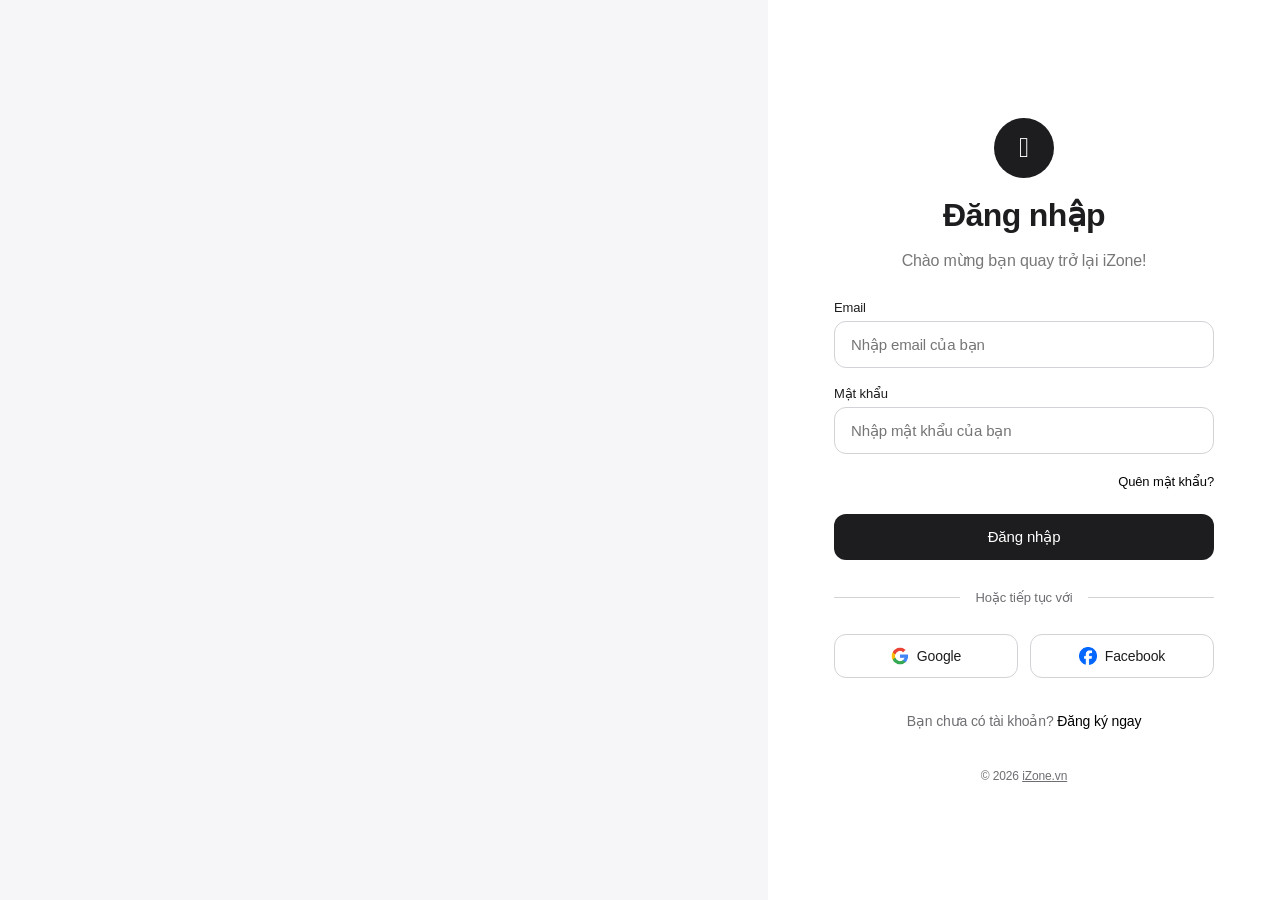
<file: login.html>
<!DOCTYPE html>
<html lang="en">

<head>
    <meta charset="UTF-8">
    <meta name="viewport" content="width=device-width, initial-scale=1.0">
    <title>Đăng nhập</title>
    <link rel="stylesheet" href="./css/login.css">
</head>

<body>

    <div class="container">

        <div class="left-side">
        </div>

        <div class="right-side">

            <div class="login-box">

                <div class="logo"></div>

                <h2 class="login-title">Đăng nhập</h2>

                <p class="login-subtitle">
                    Chào mừng bạn quay trở lại iZone!
                </p>

                <form id="login-form">

                    <div class="input-group">
                        <label>Email</label>
                        <input type="email" id="log-email" placeholder="Nhập email của bạn" required>
                    </div>

                    <div class="input-group">
                        <label>Mật khẩu</label>
                        <input type="password" id="log-password" placeholder="Nhập mật khẩu của bạn" required>
                    </div>

                    <div class="forgot-pass">
                        <a href="#">Quên mật khẩu?</a>
                    </div>

                    <button type="submit" class="btn-submit">
                        Đăng nhập
                    </button>

                </form>

                <div class="ngan-cach">
                    <span>Hoặc tiếp tục với</span>
                </div>

                <div class="social-login">

                    <button class="btn-google">
                        <img src="./img/Google__G__logo.svg.webp">
                        Google
                    </button>

                    <button class="btn-zalo">
                        <img src="./img/facebook-icon.png">
                        Facebook
                    </button>

                </div>

                <p class="switch-page">
                    Bạn chưa có tài khoản?
                    <a href="sign-up.html">Đăng ký ngay</a>
                </p>

                <footer class="form-footer">
                    © 2026 <a href="./index.html">iZone.vn</a>
                </footer>

            </div>

        </div>

    </div>

    <script src="./js/login.js"></script>
</body>

</html>
</file>
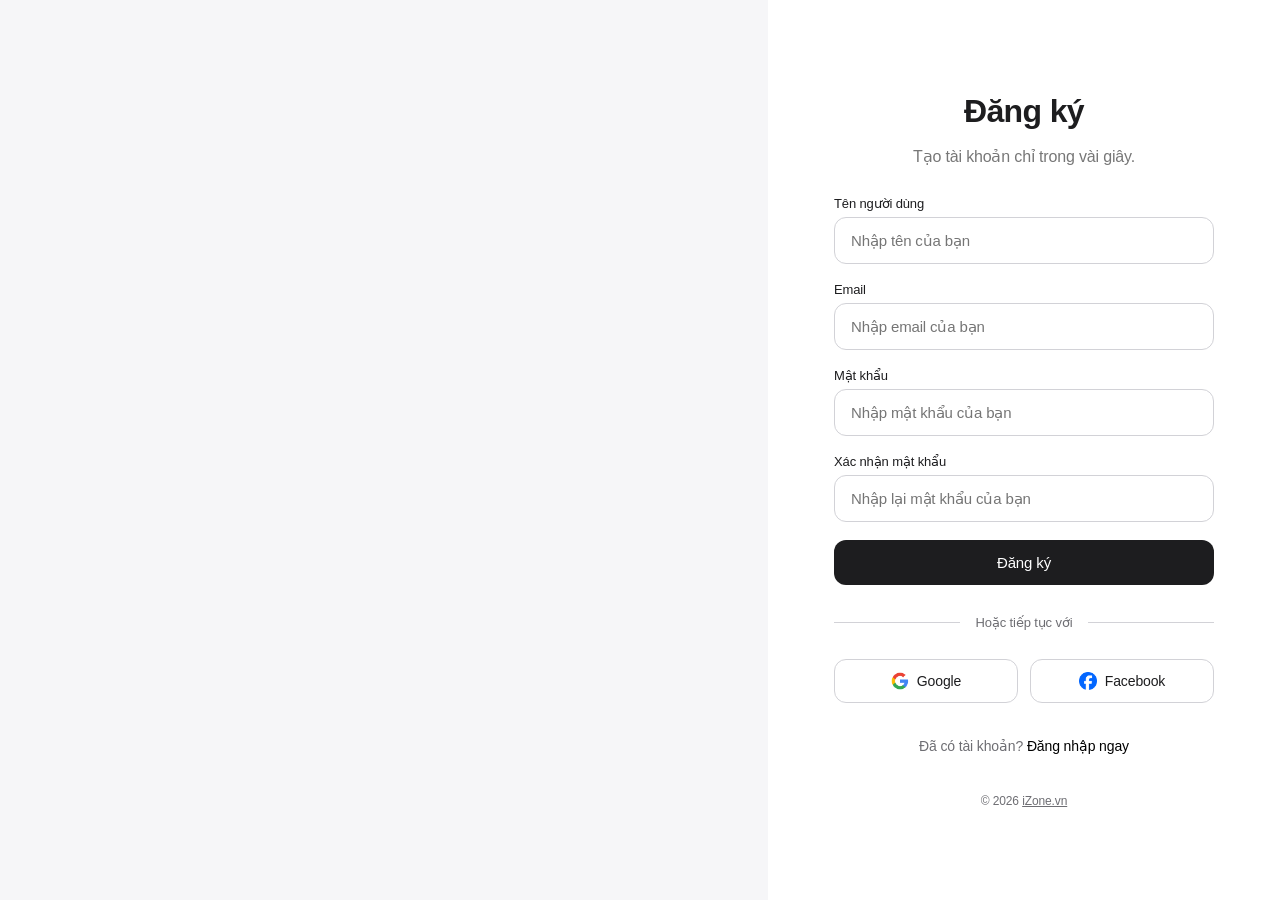
<file: sign-up.html>
<!DOCTYPE html>
<html lang="en">

<head>
    <meta charset="UTF-8">
    <meta name="viewport" content="width=device-width, initial-scale=1.0">
    <title>Đăng kí</title>
    <link rel="stylesheet" href="./css/login.css">
</head>

<body>

    <div class="container">
        <div class="left-side">
        </div>
        <div class="right-side">

            <div class="login-box">

                <h2 class="login-title">Đăng ký</h2>

                <p class="login-subtitle">
                    Tạo tài khoản chỉ trong vài giây.
                </p>

                <form id="signup-form">

                    <div class="input-group">
                        <label>Tên người dùng</label>
                        <input type="text" id="signup-name" placeholder="Nhập tên của bạn" required>
                    </div>

                    <div class="input-group">
                        <label>Email</label>
                        <input type="email" id="signup-email" placeholder="Nhập email của bạn" required>
                    </div>

                    <div class="input-group">
                        <label>Mật khẩu</label>
                        <input type="password" id="signup-password" placeholder="Nhập mật khẩu của bạn" required>
                    </div>

                    <div class="input-group">
                        <label>Xác nhận mật khẩu</label>
                        <input type="password" id="signup-confirm-password" placeholder="Nhập lại mật khẩu của bạn" required>
                    </div>

                    <button type="submit" class="btn-submit">
                        Đăng ký
                    </button>

                </form>

                <div class="ngan-cach">
                    <span>Hoặc tiếp tục với</span>
                </div>

                <div class="social-login">

                    <button class="btn-google">
                        <img src="./img/Google__G__logo.svg.webp">
                        Google
                    </button>

                    <button class="btn-zalo">
                        <img src="./img/facebook-icon.png">
                        Facebook
                    </button>

                </div>

                <p class="switch-page">
                    Đã có tài khoản?
                    <a href="login.html">Đăng nhập ngay</a>
                </p>

                <footer class="form-footer">
                    © 2026 <a href="./index.html">iZone.vn</a>
                </footer>

            </div>

        </div>

    </div>

    <script src="./js/sign-up.js"></script>

</body>

</html>
</file>
<file: css/home.css>
/* ==================================================NAVBAR======================================================= */
.navbar .container {
    max-width: 1200px !important; /* Dùng !important để đè chết kích thước mặc định của Bootstrap */
    width: 100%;
    padding-left: 20px;
    padding-right: 20px;
}

/* Mẹo bổ sung để thanh tìm kiếm ôm gọn gàng hơn */
.navbar form.d-flex {
    max-width: 400px;
    width: 100%;
}

.navbar .form-control {
    border-radius: 8px;
    border: 1px solid #D2D2D7;
    background-color: #F5F5F7; /* Màu nền xám nhẹ cho ô input */
}

.navbar .form-control:focus {
    background-color: #FFFFFF;
    border-color: #0071E3; /* Viền xanh khi click vào */
    box-shadow: none; /* Bỏ cái bóng xanh mặc định của Bootstrap nhìn hơi thô */
}

/* ================================================BANNER========================================================== */
/* =========================================
BANNER
========================================= */

#carouselExampleCaptions{
    max-width: 1200px;
    padding: 0 20px;
    margin: 0px auto;
    width: 85%;
    border-radius: 20px;
    overflow: hidden;
    background-color: #f5f5f7;
    margin-top: 30px;
}

.carousel-item{
    height: 450px;
}

.banner-split-17{
    display: flex;
    align-items: center;
    justify-content: space-between;
    background-color: linear-gradient(135deg, #F5F5F7 0%, #E3E8F0 100%);
    width: 100%;
    height: 100%;
    padding: 50px 80px;
}

.banner-split-17prmx{
    display: flex;
    align-items: center;
    justify-content: space-between;
    background-color: linear-gradient(135deg, #1D1D1F 0%, #323236 100%);
    width: 100%;
    height: 100%;
    padding: 50px 80px;
}

.banner-split-17e{
    display: flex;
    align-items: center;
    justify-content: space-between;
    background-color: linear-gradient(135deg, #F5F5F7 0%, #FCE7F3 100%);
    width: 100%;
    height: 100%;
    padding: 50px 80px;
}

.banner-split-air{
    display: flex;
    align-items: center;
    justify-content: space-between;
    background-color: linear-gradient(135deg, #F5F5F7 0%, #E0F2FE 100%);
    width: 100%;
    height: 100%;
    padding: 50px 80px;
}

.banner-text{
    width: 45%;
    padding-right: 40px ;
}

.banner-text h2{
    font-size: 3rem;
    font-weight: 700;
    color: #1d1d1f;
}

.banner-text p{
    margin-top: 15px;
    font-size: 1.1rem;
    color: #6e6e73;
}

.banner-img{
    width: 50%;
    display: flex;
    justify-content: center;
}

.banner-img-17prmx{
    width: 50%;
    display: flex;
    justify-content: center;
    transform: scale(0.527);
}

.banner-img-air{
    width: 50%;
    display: flex;
    justify-content: center;
    transform: scale(0.535);
}

.banner-img-17{
    width: 50%;
    display: flex;
    justify-content: center;
    transform: scale(0.52);
}

.banner-img-17e{
    width: 50%;
    display: flex;
    justify-content: center;
    transform: scale(0.52);
}

.banner-img img{
    max-width: 100%;
    max-height: 380px;
    object-fit: contain;
}

/* ===================btn của banner================ */
.banner-buttons {
    display: flex;
    align-items: center;
    gap: 18px;       
    margin-top: 24px; 
    position: relative;
    z-index: 10;
}

.btn-apple {
    font-size: 14px;
    font-weight: 500;
    text-decoration: none;
    font-family: -apple-system, BlinkMacSystemFont, sans-serif;
    transition: all 0.2s ease;
}

.btn-apple.btn-dark {
    display: inline-block;
    padding: 10px 22px;
    background-color: #1D1D1F; 
    color: #FFFFFF;
    border-radius: 20px;       
    text-decoration: none;
}

.btn-apple.btn-dark:hover {
    background-color: #424245; 
}

.btn-apple.btn-link {
    color: #0071E3; 
    text-decoration: none;
}

.btn-apple.btn-link:hover {
    text-decoration: underline; 
}


.btn-apple:active {
    transform: scale(0.97);
}


.carousel-control-prev,
.carousel-control-next{
    width: 2%;
    background-color: #1D1D1F;
}


.carousel-indicators button{
    background-color: #1d1d1f !important;
}



/* ========================================================SẢN PHẨM VÀ 1 SỐ NÚT======================================================== */
/* ==========================================
    NÚT BẤM 
   ========================================== */
/* Khung chứa tổng của cả cụm nút (bây giờ không còn thẻ h2 nữa) */
.product-filter-section {
    max-width: 1200px;  /* Bằng khít với độ rộng của cái banner và lưới sản phẩm */
    margin: 0 auto;     /* Căn giữa toàn bộ khối */
    padding: 30px 20px; /* Khoảng cách trên dưới cho thoáng */
    background-color: transparent; /* Để nền trắng suốt cho sạch sẽ */
}

/* Khung chứa các nút bấm */
.filter-buttons {
    display: flex;
    justify-content: flex-start; /* ĐỂ SÁT VÁCH TRÁI: Thẳng hàng tăm tắp từ trên xuống dưới */
    gap: 10px;                   /* Khoảng cách giữa các nút */
    flex-wrap: wrap;             /* Tự động xuống dòng nếu màn hình nhỏ */
}


.btn-filter {
    padding: 8px 18px;
    font-size: 14px;
    font-weight: 500;
    border: 1px solid #D2D2D7;
    border-radius: 10px;
    background-color: #FFFFFF;
    color: #1D1D1F;
    cursor: pointer;
    transition: all 0.2s ease;
    text-decoration: none;
}

/* Khi di chuột vào nút */
.btn-filter:hover {
    background-color: #F5F5F7;
    border-color: #86868B;
    text-decoration: none;
}

.btn-filter.active {
    background-color: #1D1D1F;
    color: #FFFFFF;
    border-color: #1D1D1F;
    text-decoration: none;
}



/* =======================================================================
              CSS TOÀN DIỆN CHO THANH LỌC TIÊU CHÍ (ĐÃ ĐỒNG BỘ MÀU)
   =========================================================================== */

/* Khung bọc tổng ngoài cùng */
.filter-criteria-container {
    max-width: 1200px;
    margin: 30px auto;
    padding: 0 20px;
}

/* Tiêu đề "Chọn theo tiêu chí" */
.filter-criteria-title {
    font-size: 22px;
    font-weight: 600;
    color: #1d1d1f;
    margin-bottom: 15px;
}

/* Hàng ngang chứa các nút bấm */
.filter-criteria-wrapper {
    display: flex;
    flex-wrap: wrap;
    gap: 10px;
}

/* Định dạng chung cho tất cả các nút tiêu chí ngoài hàng ngang */
.btn-criterion-outline-red, .btn-criterion-gray {
    display: inline-flex;
    align-items: center;
    padding: 8px 16px;
    font-size: 14px;
    font-weight: 400;
    border-radius: 12px; /* Bo góc tròn vừa phải */
    transition: all 0.2s ease;
    border: 1px solid transparent;
    cursor: pointer;
}

/* 1. Thiết kế riêng cho duy nhất nút BỘ LỌC (Viền đỏ chữ đỏ) */
.btn-criterion-outline-red {
    background-color: #ffffff;
    border: 1px solid #e30000;
    color: #e30000;
}
.btn-criterion-outline-red:hover {
    background-color: #fff5f5;
    transform: translateY(-1px);
}
.btn-criterion-outline-red .criterion-icon {
    margin-right: 6px;
    font-size: 12px;
}

/* 2. Thiết kế chung cho TẤT CẢ các nút còn lại (Sẵn hàng, Mới về, RAM, ROM, Camera...) */
.btn-criterion-gray {
    background-color: #f5f5f7; /* Nền xám nhạt Apple */
    color: #1d1d1f;            /* Chữ đen */
}
.btn-criterion-gray:hover {
    background-color: #e8e8ed; /* Xám đậm hơn chút khi hover */
    transform: translateY(-1px);
}
.btn-criterion-gray .criterion-icon {
    margin-right: 6px;
}

/* Xóa cái mũi tên tam giác mặc định cực xấu của Bootstrap Dropdown */
.dropdown-toggle::after {
    display: none !important;
}

/* Ký tự mũi tên tự tạo (⋁) ở cuối các nút thả xuống */
.criterion-arrow {
    margin-left: 8px;
    font-size: 10px;
    color: #86868b;
}

/* =======================================================================
               CẤU HÌNH CÁC KHỐI BẢNG THẢ XUỐNG VÀ NÚT BÊN TRONG
   =========================================================================== */

/* Khung bảng chứa các ô cấu hình (Dropdown Menu) */
.filter-spec-menu {
    border-radius: 16px !important;
    padding: 20px !important;
    min-width: 420px !important;
    border: 1px solid #e8e8ed !important;
    background: #ffffff !important;
    margin-top: 8px !important;
}

/* Lưới xếp các nút chọn nhỏ (như các nút Chụp đêm, Quay video, 128GB...) */
.spec-buttons-grid {
    display: flex;
    flex-wrap: wrap;
    gap: 10px;
    margin-bottom: 20px;
}

/* Các nút chọn nhỏ (Chụp đêm, 128GB, v.v.) - Đã đồng bộ màu giống nút tiêu chí ngoài */
.btn-spec-option {
    background-color: #f5f5f7; /* Cùng màu xám nhạt */
    border: 1px solid #e8e8ed;
    color: #1d1d1f;
    padding: 8px 18px;
    font-size: 14px;
    border-radius: 20px; /* Bo tròn dài như ảnh mẫu */
    transition: all 0.2s;
    cursor: pointer;
}
.btn-spec-option:hover {
    background-color: #e8e8ed;
    border-color: #d2d2d7;
}

/* Thanh chứa 2 nút chức năng ở đáy bảng */
.filter-action-row {
    display: flex;
    gap: 12px;
}

/* Nút Đóng */
.btn-action-close {
    flex: 1;
    background-color: #ffffff;
    border: 1px solid #d2d2d7;
    color: #1d1d1f;
    padding: 10px;
    border-radius: 10px;
    font-weight: 600;
    font-size: 14px;
    transition: all 0.2s;
    cursor: pointer;
}
.btn-action-close:hover {
    background-color: #f5f5f7;
}

/* Nút Xem kết quả màu hồng đỏ nhạt */
.btn-action-submit {
    flex: 1.2;
    background-color: #e57381;
    color: #ffffff !important;
    border: none;
    padding: 10px;
    border-radius: 10px;
    text-align: center;
    font-weight: 600;
    font-size: 14px;
    text-decoration: none !important;
    transition: all 0.2s;
}
.btn-action-submit:hover {
    background-color: #df5a6b;
    transform: translateY(-1px);
}



/* ==========================================
   PRODUCT GRID
========================================== */

.product-grid {
    max-width: 1200px;
    margin: 0 auto;
    padding: 40px 20px;

    display: grid;
    grid-template-columns: repeat(auto-fit, minmax(260px, 1fr));
    gap: 28px;
}

/* ==========================================
   PRODUCT CARD
========================================== */

.product-card {
    background: #fff;
    border: 1px solid #e8e8ed;
    border-radius: 12px;

    padding: 18px;

    display: flex;
    flex-direction: column;

    gap: 5px;

    text-decoration: none;

    color: inherit;

    transition: .28s ease;

    overflow: hidden;

    position: relative;
}

.product-card:hover {
    transform: translateY(-8px);

    box-shadow:
        0 12px 28px rgba(0,0,0,.08);

    border-color: #d0d0d7;
}

/* ==========================================
   IMAGE
========================================== */

.card-img {
    height: 220px;
    display: flex;
    justify-content: center;
    align-items: center;
    overflow: hidden;
}

.card-img img {
    max-height: 205px;
    width:auto;
    transition: .35s ease;
}

.product-card:hover .card-img img {
    transform: scale(1.07);
}

/* ==========================================
   NAME
========================================== */

.product-card h3 {
    font-size: 22px;
    font-weight: 700;
    color: #1d1d1f;
    line-height: 1.35;
    margin-top: 5px;
}

/* ==========================================
   VERSION
========================================== */

.card-version {
    font-size: 14px;
    color: #86868b;
    margin-top: -4px;
}

/* ==========================================
   RATING
========================================== */

.card-rating {
    display: flex;
    align-items: center;
    gap: 8px;
    font-size: 14px;
}

.stars {
    color: #f6b100;
    letter-spacing: 1px;
}
.rating-text {
    color: #666;
}

/* ==========================================
   SOLD
========================================== */

.card-sold {

    color: #7a7a7a;

    font-size: 14px;

}

/* ==========================================
   PRICE
========================================== */

.card-price-box {

    display: flex;

    align-items: center;

    flex-wrap: wrap;

    gap: 8px;

}

.price-current {

    font-size: 30px;

    font-weight: 700;

    color: #d70018;

}

.price-old {

    color: #9c9c9c;

    text-decoration: line-through;

    font-size: 16px;

}

/* ==========================================
   SPECS
========================================== */

.card-specs {

    display: flex;

    flex-wrap: wrap;

    gap: 8px;

    margin-top: 2px;

}

.card-specs span {

    border: 1px solid #dcdcdc;

    background: #fafafa;

    border-radius: 7px;

    padding: 5px 10px;

    font-size: 13px;

    color: #555;

    transition: .2s;

}

.product-card:hover .card-specs span {

    background: #f2f2f2;

}
/* ==========================================
   FEATURE
========================================== */

.card-feature {

    font-size: 14px;

    color: #444;

    line-height: 1.5;

}

/* ==========================================
   INSTALLMENT
========================================== */

.card-installment {

    margin-top: auto;

    background: #f6f8fc;

    border: 1px solid #e4e9f3;

    border-radius: 10px;

    padding: 10px 12px;

    color: #4f5b6b;

    font-size: 13px;

    line-height: 1.5;

}

/* ==========================================
   SCROLL ANIMATION
========================================== */

.product-card::before{

    content:"";

    position:absolute;

    top:0;

    left:-100%;

    width:100%;

    height:3px;

    background:linear-gradient(
        90deg,
        #c8ccd0,
        #ddecff
    );

    transition:.45s;

}

.product-card:hover::before{

    left:0;

}

/* ==========================================
   RESPONSIVE
========================================== */

@media (max-width:768px){

    .product-grid{

        grid-template-columns:repeat(auto-fit,minmax(220px,1fr));

        gap:18px;

    }

    .product-card{

        padding:15px;

    }

    .product-card h3{

        font-size:19px;

    }

    .price-current{

        font-size:26px;

    }

    .card-img{

        height:180px;

    }

    .card-img img{

        max-height:165px;

    }

}



/* =======================================================================
                     CODE UPDATE MỚI (BỚT ĐƠN ĐIỆU)
   =========================================================================== */

/* 1. KHỐI BANNER PHỤ */
.promo-section {
    max-width: 1200px;
    margin: 40px auto 0;
    padding: 0 20px;
}

.promo-container {
    display: flex;
    gap: 24px;
    flex-wrap: wrap;
}

.promo-banner {
    flex: 1;
    min-width: 280px;
    background-color: #F5F5F7;
    border-radius: 18px;
    padding: 40px;
    display: flex;
    align-items: center;
    border: 1px solid #E8E8ED;
    transition: transform 0.3s ease;
}

.promo-banner:hover {
    transform: translateY(-3px);
}

.promo-text span {
    font-size: 12px;
    text-transform: uppercase;
    color: #86868B;
    font-weight: 600;
    display: block;
    margin-bottom: 8px;
}

.promo-text h4 {
    font-size: 22px;
    color: #1D1D1F;
    font-weight: 600;
    margin-bottom: 10px;
}

.promo-text p {
    font-size: 14px;
    color: #6E6E73;
    margin-bottom: 20px;
    max-width: 320px;
}

.promo-text a {
    color: #0071E3;
    text-decoration: none;
    font-size: 14px;
    font-weight: 500;
}

.promo-text a:hover {
    text-decoration: underline;
}

/* Custom nhẹ nền màu cho 2 banner phụ để nịnh mắt hơn */
.trade-in-banner {
    background: linear-gradient(135deg, #F5F5F7 0%, #EAEAEA 100%);
}
.installment-banner {
    background: linear-gradient(135deg, #F5F5F7 0%, #E3EFFF 100%);
}

/* 2. KHỐI GIÁ TRỊ CAM KẾT */
.services-section {
    max-width: 1200px;
    margin: 60px auto 0;
    padding: 0 20px;
}

.services-container {
    display: flex;
    justify-content: space-between;
    gap: 30px;
    flex-wrap: wrap;
    background-color: #FFFFFF;
    border-radius: 18px;
    padding: 35px;
    border: 1px solid #E8E8ED;
}

.service-box {
    flex: 1;
    min-width: 220px;
    text-align: center;
}

.service-icon {
    font-size: 28px;
    margin-bottom: 15px;
}

.service-box h5 {
    font-size: 16px;
    font-weight: 600;
    color: #1D1D1F;
    margin-bottom: 8px;
}

.service-box p {
    font-size: 13px;
    color: #6E6E73;
    margin-bottom: 0;
    line-height: 20px;
}

/* 3. KHỐI ĐÁNH GIÁ (TESTIMONIALS) */
.reviews-section {
    max-width: 1200px;
    margin: 60px auto 0;
    padding: 0 20px;
}

.section-title {
    font-size: 24px;
    font-weight: 600;
    color: #1D1D1F;
    text-align: center;
    margin-bottom: 30px;
}

.reviews-container {
    display: flex;
    gap: 20px;
    flex-wrap: wrap;
}

.review-card {
    flex: 1;
    min-width: 260px;
    background-color: #F5F5F7;
    border-radius: 16px;
    padding: 25px;
    border: 1px solid #E8E8ED;
}

.stars {
    color: #FFB800;
    font-size: 14px;
    margin-bottom: 12px;
}

.review-content {
    font-size: 14px;
    color: #1D1D1F;
    line-height: 22px;
    font-style: italic;
    margin-bottom: 15px;
}

.reviewer {
    display: block;
    font-size: 13px;
    color: #6E6E73;
    font-weight: 500;
    text-align: right;
}


/* =======================================================================
                 ĐOẠN CODE CẢI TIẾN MỚI (DỄ HIỂU - KHÔNG PHỨC TẠP)
   =========================================================================== */

/* Khối tiêu đề Khám Phá iPhone */
.explore-header-box {
    max-width: 1200px;
    margin: 50px auto 0px; /* Tạo khoảng cách 50px từ banner xuống */
    padding: 0 20px;
    text-align: center;
}

.explore-header-box h2 {
    font-size: 32px;
    font-weight: 700;
    color: #1d1d1f;
    margin-bottom: 5px;
}

.explore-header-box p {
    font-size: 16px;
    color: #6e6e73;
}

/* Chỉnh lại khoảng cách cho cụm nút lọc của ông */
.product-filter-section {
    padding: 20px 20px 30px 20px !important; /* Thu hẹp lại để tạo luồng thị giác sát sản phẩm */
}

/* Khối tiêu đề các mục sản phẩm (Nổi bật, Bán chạy, Phụ kiện) */
.section-title-box {
    max-width: 1200px;
    margin: 40px auto 10px; /* Khoảng cách trên dưới hợp lý */
    padding: 0 20px;
}

.section-title-box h3 {
    font-size: 22px;
    font-weight: 600;
    color: #1d1d1f;
}

.section-title-box1{
    max-width: 1200px;
    margin: 30px auto;
    right: 20px;
}

.section-title-box1 h4{
    font-weight: 600;
    font-size: 22px;
    color: #1d1d1f;
}

/* GIÚP CARD SẢN PHẨM CŨ ĐẸP HƠN & THÊM HIỆU ỨNG APPLE */
.product-card {
    position: relative; /* Để làm điểm bám cho các cái tag HOT/NEW */
    box-shadow: 0 4px 10px rgba(0,0,0,0.02); /* Đổ bóng nhẹ sẵn */
    transition: all 0.3s ease !important; /* Chuyển động mượt mà khi hover */
}

/* Hiệu ứng nhấc card lên khi hover */
.product-card:hover {
    transform: translateY(-8px) !important;
    box-shadow: 0 12px 24px rgba(0,0,0,0.08) !important;
}

/* CSS Cho các Tag Trạng Thái (HOT, NEW, SALE) ==========================================================================*/


.card-tag-hot, .card-tag-sale ,.card-tag-pre, .card-tag-value, .card-tag-new , .card-tag-best, .card-tag-top {
    position: absolute;
    top: 15px;
    left: 15px;
    font-size: 11px;
    font-weight: 700;
    padding: 3px 8px;
    border-radius: 6px;
    color: white;
    z-index: 3;
}
.card-tag-hot { background-color: #EF4444; }
.card-tag-sale { background-color: #E11D48; }
.card-tag-pre{
    background-color: #0A84FF;
}
.card-tag-best{
    background-color: #ff7a00;
}
.card-tag-top{
    background-color: #FFC107;
}
.card-tag-value{
    background-color: #22C55E;
}
.card-tag-new{
    background-color: #06B6D4;
}


/* CSS Cho khu vực đánh giá sao và số lượng đã bán */
.card-stars {
    font-size: 13px;
    color: #ffb800;
    margin-top: 5px;
}
.card-stars span {
    color: #86868b;
}
.card-sold {
    font-size: 12px;
    color: #6e6e73;
    margin-bottom: 10px;
}

/* CẤU HÌNH BANNER QUẢNG CÁO GIỮA TRANG */

.middle-ad-banner {
    width: 100%;
    height: 350px;

    background-image:
        linear-gradient(rgba(0,0,0,.45), rgba(0,0,0,.45)),
        url("https://images.macrumors.com/t/QXQ3qDkhrxMrGY5_SLp7tyYc6bg=/1600x/article-new/2024/09/apple-intelligence-black.jpeg");

    background-size: 75%; /* hoặc cover nếu thích */
    background-position: center;
    background-repeat: no-repeat;
    background-color: #000;

    display: flex;
    justify-content: center;
    align-items: center;

    text-align: center;
    color: #fff;
    margin: 60px 0;
}

.middle-ad-content h2 {
    font-size: 52px;
    font-weight: 700;
    color: #fff;
    margin: 0;
}

.middle-ad-content {
    max-width: 700px;
    display: flex;
    flex-direction: column;
    align-items: center;
    justify-content: center;
    gap: 16px;
    z-index: 1;
}

.middle-ad-content .tag {
    font-size: 14px;
    letter-spacing: 2px;
    text-transform: uppercase;
    color: rgba(255,255,255,.8);
}

.ad-banner-content .ad-desc {
    font-size: 15px;
    color: #d2d2d7;
    margin-bottom: 25px;
}

.btn-ad-buy {
    display: inline-block;
    padding: 10px 24px;
    background-color: white;
    color: #1d1d1f;
    text-decoration: none;
    border-radius: 20px;
    font-size: 14px;
    font-weight: 500;
    transition: all 0.2s;
}

.btn-ad-buy:hover {
    background-color: #f5f5f7;
    color: #0071E3;
}

/* =======================================================================
                          FOOTER
   =========================================================================== */

.footer-home{

    background:#111;

    color:white;

    margin-top:80px;

    padding:50px 8% 20px;

}

.footer-container{

    display:flex;

    justify-content:space-between;

    flex-wrap:wrap;

    gap:40px;

}

.footer-column{

    width:220px;

}

.footer-column h3{

    margin-bottom:18px;

}

.footer-column p{

    color:#ccc;

    line-height:28px;

}

.footer-column a{

    display:block;

    color:#ccc;

    text-decoration:none;

    margin-bottom:12px;

}

.footer-column a:hover{

    color:white;

}

.footer-home hr{

    margin:35px 0 20px;

    border:0;

    border-top:1px solid #444;

}

.copyright{

    text-align:center;

    color:#999;

}
</file>
<file: css/login.css>
* {
    box-sizing: border-box;
    margin: 0;
    padding: 0;
    font-family: -apple-system, BlinkMacSystemFont, "Segoe UI", Roboto, Helvetica, Arial, sans-serif;
    letter-spacing: -0.01em; 
}

*, *::before, *::after {
    box-sizing: border-box;
    margin: 0;
    padding: 0;
}

a{
    transition: 0.2s;
}

.container {
    display: flex;
    width: 100vw;
    height: 100vh;
    background: linear-gradient(135deg,#f7f8fc,#ececec);
}

/* ------------ Bên trái (Ảnh tràn viền) --------------- */
.left-side {
    width: 60%;
    height: 100%;
    background-image: url('https://cdn-media.sforum.vn/storage/app/media/doanphuong/anh-iphone-17/anh-iphone-17-th.jpg');
    background-size: 75%;       
    background-position: center; 
    background-repeat: no-repeat;
    background-color: #F5F5F7;
    position: relative;
    overflow: hidden;
}

.left-side::before{
    content:"";
    position:absolute;
    inset:0;
    background:rgba(255,255,255,.12);
}

/* --------------------------------------------------------- Bên phải --------------------------------------------------------- */
img {
    max-width: 100%; 
    height: auto;     
    display: block;
}

.right-side {
    width: 40%;
    height: 100%;
    background-color: #ffffff;;
    display: flex;
    justify-content: center;
    align-items: center;
    padding: 40px;
}

.login-box {
    width: 100%;
    max-width: 380px; 

}

.login-subtitle{
    text-align:center;
    color:#777;
    margin-top:-18px;
    margin-bottom:30px;
}

.login-title {
    text-align: center;
    color: #1D1D1F; 
    margin-bottom: 35px;
    font-size: 32px;
    font-weight: 600;
    letter-spacing: -0.02em;
}

.logo{
    width:60px;
    height:60px;

    border-radius:50%;

    background:#1d1d1f;

    color:white;

    display:flex;

    justify-content:center;

    align-items:center;

    margin:auto;

    margin-bottom:18px;

    font-size:28px;
}
/* Khung ô nhập dữ liệu */
.input-group {
    margin-bottom: 18px;
}

.input-group label {
    display: block;
    font-size: 13px;
    color: #1D1D1F; 
    margin-bottom: 6px;
    font-weight: 500;
}

.input-group input {
    width: 100%;
    padding: 14px 16px;
    border: 1px solid #D2D2D7; 
    border-radius: 12px;      
    font-size: 15px;
    color: #1D1D1F;
    background-color: #FFFFFF;
    outline: none;
    transition: all 0.25s cubic-bezier(0.4, 0, 0.2, 1);
}

/* Input */
.input-group input:hover {
    border-color: #86868B;
    transform:translateY(-1px);
}

.input-group input:focus {
    border-color: #0071E3; 
    box-shadow: 0 0 0 4px rgba(0, 113, 227, 0.15); 
}

/* Quên mật khẩu */
.forgot-pass {
    text-align: right;
    margin-bottom: 24px;
}

.forgot-pass a {
    color: #0071E3;
    font-size: 13px;
    text-decoration: none;
    transition: text-decoration 0.2s;
}

.forgot-pass a:hover {
    text-decoration: underline; 
}

/* Nút Submit */
.btn-submit {
    width: 100%;
    padding: 14px;
    background-color: #1D1D1F; 
    color: #FFFFFF;
    border: none;
    border-radius: 12px;      
    font-size: 15px;
    font-weight: 500;
    cursor: pointer;
    transition: all 0.25s cubic-bezier(0.4, 0, 0.2, 1);
}

.btn-submit:hover{
    background:#000;
    transform:translateY(-2px);
    box-shadow:0 12px 24px rgba(0,0,0,.2);
}

.btn-submit:active {
    transform: scale(0.99); 
}

.forgot-pass a { 
    color: #050505; 
    font-size: 13px; 
    text-decoration:none; 
    transition: text-decoration 0.2s; } 

.forgot-pass a:hover { 
    text-decoration: underline; 
}

/* ------------------------------------------ Đường gạch ngang "Hoặc" ------------------------------------ */
.ngan-cach {
    text-align: center;
    position: relative;
    margin: 28px 0;
}

.ngan-cach::before {
    content: "";
    position: absolute;
    top: 50%;
    left: 0;
    width: 100%;
    height: 1px;
    background-color: #D2D2D7; 
    z-index: 1;
}

.ngan-cach span {
    background-color: #FFFFFF;
    padding: 0 16px;
    color: #6E6E73; 
    font-size: 13px;
    position: relative;
    z-index: 2;
}

/* Nút Login MXH */
.social-login {
    display: flex;
    gap: 12px;
    margin-bottom: 35px;
}

.social-login button {
    flex: 1;
    padding: 12px;
    border: 1px solid #D2D2D7;
    border-radius: 12px;
    background-color: #FFFFFF;
    font-size: 14px;
    color: #1D1D1F;
    font-weight: 500;
    display: flex;
    justify-content: center;
    align-items: center;
    gap: 8px;
    cursor: pointer;
    transition: all 0.2s;
}

.social-login button:hover {
    background-color: #F5F5F7; 
    border-color: #86868B;
    transform:translateY(-2px);
    box-shadow:0 6px 15px rgba(0,0,0,.08);
}

.social-login button img {
    width: 18px;
    height: 18px;
    object-fit: contain;
}

/*------------------------------------ Chuyển trang + Footer ---------------------------- */
.switch-page {
    text-align: center;
    font-size: 14px;
    color: #6E6E73; 
    margin-bottom: 40px;
}

.switch-page a {
    color: #000000; 
    text-decoration: none;
    font-weight: 500;
}

.switch-page a:hover {
    text-decoration: underline;
}

.form-footer {
    text-align: center;
    font-size: 12px;
    color: #6E6E73;
}

.form-footer a {
    color: #6E6E73;
    text-decoration: underline; 
}

.form-footer a:hover {
    color: #1D1D1F; 
}





@media (max-width: 850px) {
    .container {
        flex-direction: column;
        height: auto;
    }
    .left-side, .right-side {
        width: 100%;
        height: auto;
        padding: 40px 24px;
    }
    .left-side {
        display: none; 
    }
}
</file>
